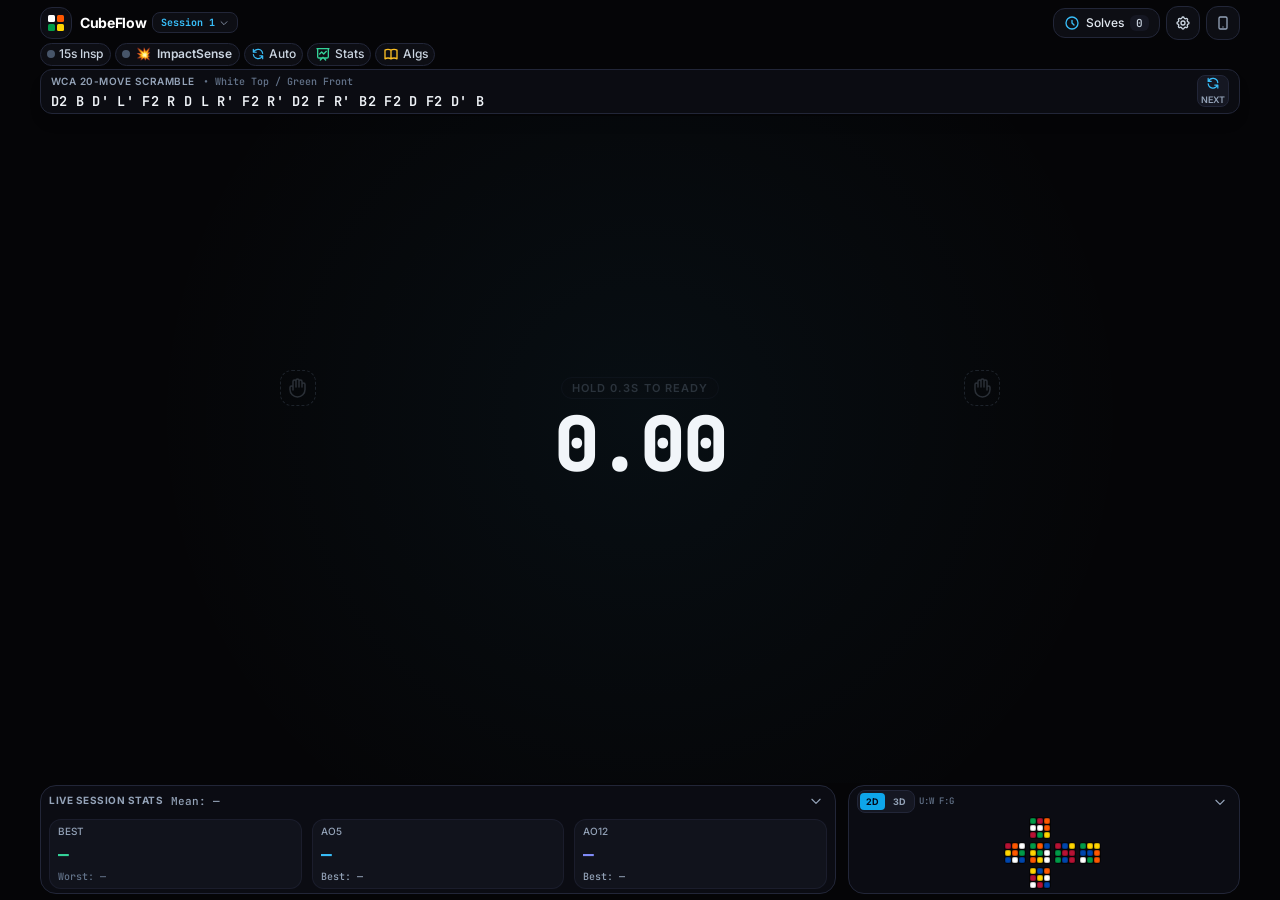
<file: index.html>
<!DOCTYPE html>
<html lang="en" class="dark">
<head>
  <meta charset="UTF-8">
  <meta name="viewport" content="width=device-width, initial-scale=1.0, maximum-scale=1.0, user-scalable=no, viewport-fit=cover">
  
  <!-- iOS / Apple PWA Meta Tags -->
  <meta name="apple-mobile-web-app-capable" content="yes">
  <meta name="apple-mobile-web-app-status-bar-style" content="black-translucent">
  <meta name="apple-mobile-web-app-title" content="CubeFlow">
  <meta name="theme-color" content="#050507">
  
  <!-- Dynamic SVG App Icon for iOS Home Screen -->
  <link rel="apple-touch-icon" href="data:image/svg+xml,<svg xmlns='http://www.w3.org/2000/svg' viewBox='0 0 180 180'><rect width='180' height='180' rx='40' fill='%23090a0f'/><g transform='translate(27,27)'><rect x='0' y='0' width='38' height='38' rx='6' fill='%23ffffff'/><rect x='44' y='0' width='38' height='38' rx='6' fill='%23ffd500'/><rect x='88' y='0' width='38' height='38' rx='6' fill='%23ff5800'/><rect x='0' y='44' width='38' height='38' rx='6' fill='%23009b48'/><rect x='44' y='44' width='38' height='38' rx='6' fill='%230046ad'/><rect x='88' y='44' width='38' height='38' rx='6' fill='%23b71234'/><rect x='0' y='88' width='38' height='38' rx='6' fill='%23ffd500'/><rect x='44' y='88' width='38' height='38' rx='6' fill='%23ffffff'/><rect x='88' y='88' width='38' height='38' rx='6' fill='%23009b48'/></g></svg>">

  <title>CubeFlow — 3x3 WCA Speedcubing Timer</title>

  <!-- Bundled styles and fonts are available without a network connection. -->
  <link rel="stylesheet" href="./assets/fonts/fonts.css">
  <link rel="stylesheet" href="./assets/app.css">
  <script defer src="./assets/offline.js"></script>
<style>
    /* iOS Touch & Selection Preventions */
    * {
      -webkit-touch-callout: none;
      -webkit-user-select: none;
      user-select: none;
      -webkit-tap-highlight-color: transparent;
      box-sizing: border-box;
    }

    html, body {
      margin: 0;
      padding: 0;
      width: 100%;
      height: 100%;
      overflow: hidden;
      background-color: #050507;
      color: #f8fafc;
      overscroll-behavior: none;
      touch-action: manipulation;
    }

    /* Safe Area Insets for iPhone Notch / Dynamic Island & Home Indicator */
    .safe-container {
      padding-top: max(0.5rem, env(safe-area-inset-top));
      padding-bottom: max(0.5rem, env(safe-area-inset-bottom));
      padding-left: max(1.75rem, calc(env(safe-area-inset-left) + 1rem));
      padding-right: max(1.75rem, calc(env(safe-area-inset-right) + 1rem));
    }

    /* Zero-jitter tabular numbers for timer */
    .timer-digits {
      font-variant-numeric: tabular-nums;
      font-feature-settings: "tnum" 1, "zero" 1;
      letter-spacing: -0.04em;
    }

    /* Touch Zone radial glow effects */
    .glow-idle {
      background: radial-gradient(circle at 50% 45%, rgba(56, 189, 248, 0.05) 0%, rgba(5, 5, 7, 0) 70%);
    }
    .glow-holding {
      background: radial-gradient(circle at 50% 45%, rgba(239, 68, 68, 0.16) 0%, rgba(5, 5, 7, 0) 70%);
    }
    .glow-ready {
      background: radial-gradient(circle at 50% 45%, rgba(16, 185, 129, 0.2) 0%, rgba(5, 5, 7, 0) 70%);
    }
    .glow-inspecting {
      background: radial-gradient(circle at 50% 45%, rgba(245, 158, 11, 0.14) 0%, rgba(5, 5, 7, 0) 70%);
    }

    /* 2D Cube Net Styling */
    .cube-net-grid {
      display: grid;
      grid-template-columns: repeat(4, 1fr);
      grid-template-rows: repeat(3, 1fr);
      gap: 3px;
      aspect-ratio: 4 / 3;
      width: 100%;
    }
    .cube-face {
      display: grid;
      grid-template-columns: repeat(3, 1fr);
      grid-template-rows: repeat(3, 1fr);
      gap: 1.5px;
      background: #050507;
      padding: 1.5px;
      border-radius: 4px;
      aspect-ratio: 1 / 1;
      width: 100%;
      height: 100%;
      box-sizing: border-box;
    }
    .sticker {
      width: 100%;
      height: 100%;
      min-height: 6px;
      aspect-ratio: 1 / 1;
      border-radius: 2px;
      box-shadow: inset 0 0 0 1px rgba(0,0,0,0.22);
      transition: background-color 0.15s ease;
      display: block;
      box-sizing: border-box;
    }

    /* Standard WCA Colors */
    .sticker-U { background-color: #FFFFFF !important; } /* White */
    .sticker-D { background-color: #FFD500 !important; } /* Yellow */
    .sticker-L { background-color: #FF5800 !important; } /* Orange */
    .sticker-R { background-color: #B71234 !important; } /* Red */
    .sticker-F { background-color: #009B48 !important; } /* Green */
    .sticker-B { background-color: #0046AD !important; } /* Blue */

    /* Custom Scrollbar for History Modal */
    .custom-scroll {
      overflow-y: auto;
      -webkit-overflow-scrolling: touch;
      touch-action: pan-y;
    }
    .custom-scroll::-webkit-scrollbar {
      width: 5px;
    }
    .custom-scroll::-webkit-scrollbar-track {
      background: rgba(13, 14, 20, 0.5);
    }
    .custom-scroll::-webkit-scrollbar-thumb {
      background: #222638;
      border-radius: 9999px;
    }

    /* Hold progress ring transition */
    @keyframes pulse-fast {
      0%, 100% { transform: scale(1); opacity: 1; }
      50% { transform: scale(1.04); opacity: 0.85; }
    }
    .animate-ready {
      animation: pulse-fast 1.2s infinite ease-in-out;
    }

    /* Virtual Landscape Mode (Forces landscape on portrait mobile devices) */
    #app-container.virtual-landscape {
      position: fixed !important;
      top: 50% !important;
      left: 50% !important;
      width: 100dvh !important;
      height: 100dvw !important;
      transform: translate(-50%, -50%) rotate(90deg) !important;
      transform-origin: center center !important;
      overflow: hidden !important;
      padding-left: max(2.5rem, calc(env(safe-area-inset-top) + 1.25rem)) !important;
      padding-right: max(2.5rem, calc(env(safe-area-inset-bottom) + 1.25rem)) !important;
      padding-top: max(0.4rem, env(safe-area-inset-left)) !important;
      padding-bottom: max(0.4rem, env(safe-area-inset-right)) !important;
      box-sizing: border-box !important;
    }

    /* Virtual Portrait Mode (Forces portrait on landscape mobile/desktop) */
    #app-container.virtual-portrait {
      position: fixed !important;
      top: 50% !important;
      left: 50% !important;
      width: 100dvh !important;
      height: 100dvw !important;
      max-width: 480px !important;
      transform: translate(-50%, -50%) rotate(-90deg) !important;
      transform-origin: center center !important;
      overflow: hidden !important;
      box-sizing: border-box !important;
    }

    /* Landscape Mode Optimizations (Native or Virtual) */
    .is-landscape #app-container,
    #app-container.is-landscape {
      padding-left: max(2.5rem, calc(env(safe-area-inset-left) + 1.25rem)) !important;
      padding-right: max(2.5rem, calc(env(safe-area-inset-right) + 1.25rem)) !important;
      padding-top: max(0.35rem, env(safe-area-inset-top)) !important;
      padding-bottom: max(0.35rem, env(safe-area-inset-bottom)) !important;
    }
    .is-landscape #top-ui {
      max-width: 100%;
    }
    .is-landscape #top-ui > div:first-child {
      margin-bottom: 0.2rem !important;
    }
    .is-landscape #top-tools-bar {
      margin-bottom: 0.2rem !important;
      gap: 0.25rem !important;
    }
    .is-landscape #top-tools-bar button {
      padding: 0.15rem 0.4rem !important;
      font-size: 0.68rem !important;
    }
    .is-landscape #top-ui .bg-oled-card\/90 {
      padding: 0.25rem 0.6rem !important;
      border-radius: 0.75rem !important;
    }
    .is-landscape #scramble-text {
      font-size: clamp(0.72rem, 1.8vw, 0.85rem) !important;
      line-height: 1.2 !important;
    }
    .is-landscape #btn-new-scramble {
      width: 2rem !important;
      height: 2rem !important;
      min-width: 2rem !important;
      border-radius: 0.5rem !important;
    }
    .is-landscape #touch-zone {
      margin-top: 0.1rem !important;
      margin-bottom: 0.1rem !important;
    }
    .is-landscape #stackmat-pads {
      max-width: 48rem !important;
      padding-left: 1.5rem !important;
      padding-right: 1.5rem !important;
      margin-bottom: 0.15rem !important;
    }
    .is-landscape #pad-left,
    .is-landscape #pad-right {
      width: 2.25rem !important;
      height: 2.25rem !important;
      border-radius: 0.75rem !important;
    }
    .is-landscape #timer-main {
      font-size: clamp(2.75rem, 9.5vw, 4.75rem) !important;
      line-height: 0.95 !important;
    }
    .is-landscape #penalty-bar {
      margin-top: 0.2rem !important;
    }
    .is-landscape #penalty-bar button {
      padding: 0.25rem 0.5rem !important;
      font-size: 0.72rem !important;
    }
    .is-landscape #bottom-ui {
      max-width: 100%;
    }
    .is-landscape #bottom-ui .p-2,
    .is-landscape #bottom-ui .p-2\.5,
    .is-landscape #bottom-ui .sm\:p-3 {
      padding: 0.25rem 0.5rem !important;
    }
    .is-landscape #bottom-ui .cube-face {
      gap: 1px !important;
      padding: 1px !important;
    }
    .is-landscape #bottom-ui .max-w-\[140px\] {
      max-width: 80px !important;
    }
    .is-landscape .cube-3d-scene {
      width: 60px !important;
      height: 60px !important;
      perspective: 260px !important;
    }
    .is-landscape .cube-3d-face {
      width: 60px !important;
      height: 60px !important;
      gap: 1px !important;
      padding: 1px !important;
    }
    .is-landscape .cube-3d-face-F { transform: translateZ(30px) !important; }
    .is-landscape .cube-3d-face-B { transform: rotateY(180deg) translateZ(30px) !important; }
    .is-landscape .cube-3d-face-U { transform: rotateX(90deg) translateZ(30px) !important; }
    .is-landscape .cube-3d-face-D { transform: rotateX(-90deg) translateZ(30px) !important; }
    .is-landscape .cube-3d-face-L { transform: rotateY(-90deg) translateZ(30px) !important; }
    .is-landscape .cube-3d-face-R { transform: rotateY(90deg) translateZ(30px) !important; }
    .is-landscape #solve-feedback {
      height: 1.1rem !important;
      margin-top: 0.1rem !important;
    }

    /* Interactive 3D Cube Scene & Box */
    .cube-3d-scene {
      width: 84px;
      height: 84px;
      perspective: 340px;
      margin: 0 auto;
      touch-action: none;
      cursor: grab;
      user-select: none;
    }
    .cube-3d-scene:active {
      cursor: grabbing;
    }
    .cube-3d-box {
      width: 100%;
      height: 100%;
      position: relative;
      transform-style: preserve-3d;
      transform: rotateX(-26deg) rotateY(42deg);
      transition: transform 0.04s ease-out;
    }
    .cube-3d-face {
      position: absolute;
      width: 84px;
      height: 84px;
      display: grid;
      grid-template-columns: repeat(3, 1fr);
      grid-template-rows: repeat(3, 1fr);
      gap: 1.5px;
      padding: 1.5px;
      background: #050507;
      border: 1px solid #1a1d2d;
      border-radius: 4px;
      box-shadow: 0 0 8px rgba(0,0,0,0.4);
      backface-visibility: hidden;
      box-sizing: border-box;
    }
    .cube-3d-face-F { transform: translateZ(42px); }
    .cube-3d-face-B { transform: rotateY(180deg) translateZ(42px); }
    .cube-3d-face-U { transform: rotateX(90deg) translateZ(42px); }
    .cube-3d-face-D { transform: rotateX(-90deg) translateZ(42px); }
    .cube-3d-face-L { transform: rotateY(-90deg) translateZ(42px); }
    .cube-3d-face-R { transform: rotateY(90deg) translateZ(42px); }

    /* Modal tab transitions */
    .tab-btn.active {
      background-color: #151722;
      color: #38bdf8;
      border-color: rgba(56, 189, 248, 0.4);
    }
  </style>
</head>
<body class="h-full w-full overflow-hidden bg-[#050507] text-[#f8fafc] select-none m-0 p-0 relative">

  <!-- Main App Viewport Container (Supports Virtual & Native Rotation) -->
  <div id="app-container" class="h-full w-full flex flex-col justify-between safe-container select-none relative transition-all duration-300">

  <!-- ==================== TOP BAR & SCRAMBLE PANEL ==================== -->
  <header id="top-ui" class="w-full max-w-4xl mx-auto z-20 transition-opacity duration-200">
    <!-- App Navigation Header Row 1: Brand, Session, Solves & Settings -->
    <div class="flex items-center justify-between gap-2 mb-2">
      <!-- Left: Logo & Session Selector -->
      <div class="flex items-center gap-2 min-w-0">
        <div class="w-8 h-8 rounded-xl bg-oled-card border border-oled-border flex items-center justify-center shrink-0 shadow-inner">
          <div class="grid grid-cols-2 gap-0.5 w-4 h-4">
            <span class="bg-white rounded-[1.5px]"></span>
            <span class="bg-[#FF5800] rounded-[1.5px]"></span>
            <span class="bg-[#009B48] rounded-[1.5px]"></span>
            <span class="bg-[#FFD500] rounded-[1.5px]"></span>
          </div>
        </div>
        <div class="min-w-0">
          <div class="flex items-center gap-1.5">
            <h1 class="font-bold text-sm tracking-tight text-white leading-none">CubeFlow</h1>
            <!-- Session Selector Pill -->
            <button id="btn-session-select" type="button" class="flex items-center gap-1 px-2 py-0.5 rounded-lg bg-oled-card hover:bg-oled-elevated border border-oled-border text-[10px] font-mono text-sky-400 active:scale-95 transition-all shrink-0" title="Manage / Switch Sessions">
              <span id="current-session-label" class="font-bold max-w-[85px] sm:max-w-[120px] truncate">Session 1</span>
              <svg class="w-2.5 h-2.5 text-slate-400" fill="none" stroke="currentColor" stroke-width="2" viewBox="0 0 24 24"><path stroke-linecap="round" stroke-linejoin="round" d="M19 9l-7 7-7-7"/></svg>
            </button>
          </div>
        </div>
      </div>

      <!-- Right: Solves Drawer & Settings (Always visible on mobile & desktop!) -->
      <div class="flex items-center gap-1.5 shrink-0">
        <!-- Solves Drawer Button -->
        <button id="btn-history" type="button" class="flex items-center gap-1.5 px-2.5 py-1.5 rounded-xl bg-oled-card hover:bg-oled-elevated border border-oled-border text-xs font-medium text-slate-200 active:scale-95 transition-all">
          <svg class="w-4 h-4 text-sky-400" fill="none" stroke="currentColor" stroke-width="2" viewBox="0 0 24 24">
            <path stroke-linecap="round" stroke-linejoin="round" d="M12 8v4l3 3m6-3a9 9 0 11-18 0 9 9 0 0118 0z"/>
          </svg>
          <span class="text-xs">Solves</span>
          <span id="solve-count-badge" class="px-1.5 py-0.2 bg-oled-elevated text-slate-300 rounded-md font-mono text-[11px]">0</span>
        </button>

        <!-- Settings Modal Button (Prominent Gear Icon) -->
        <button id="btn-settings" type="button" class="p-2 rounded-xl bg-oled-card hover:bg-oled-elevated border border-oled-border text-slate-300 hover:text-white active:scale-95 transition-all" title="Settings & Tools">
          <svg class="w-4 h-4" fill="none" stroke="currentColor" stroke-width="2" viewBox="0 0 24 24">
            <path stroke-linecap="round" stroke-linejoin="round" d="M10.325 4.317c.426-1.756 2.924-1.756 3.35 0a1.724 1.724 0 002.573 1.066c1.543-.94 3.31.826 2.37 2.37a1.724 1.724 0 001.065 2.572c1.756.426 1.756 2.924 0 3.35a1.724 1.724 0 00-1.066 2.573c.94 1.543-.826 3.31-2.37 2.37a1.724 1.724 0 00-2.572 1.065c-.426 1.756-2.924 1.756-3.35 0a1.724 1.724 0 00-2.573-1.066c-1.543.94-3.31-.826-2.37-2.37a1.724 1.724 0 00-1.065-2.572c-1.756-.426-1.756-2.924 0-3.35a1.724 1.724 0 001.066-2.573c-.94-1.543.826-3.31 2.37-2.37.996.608 2.296.07 2.572-1.065z"/>
            <path stroke-linecap="round" stroke-linejoin="round" d="M15 12a3 3 0 11-6 0 3 3 0 016 0z"/>
          </svg>
        </button>

        <!-- iPhone Install Guide Button (Desktop / Tablet) -->
        <button id="btn-ios-help" type="button" class="hidden sm:flex p-2 rounded-xl bg-oled-card border border-oled-border text-slate-400 hover:text-white active:scale-95 transition-all" title="How to install on iPhone">
          <svg class="w-4 h-4" fill="none" stroke="currentColor" stroke-width="2" viewBox="0 0 24 24">
            <path stroke-linecap="round" stroke-linejoin="round" d="M12 18h.01M8 21h8a2 2 0 002-2V5a2 2 0 00-2-2H8a2 2 0 00-2 2v14a2 2 0 002 2z"/>
          </svg>
        </button>
      </div>
    </div>

    <!-- App Navigation Header Row 2: Secondary Tools (Inspection, Orientation, Analytics, Algs) -->
    <div id="top-tools-bar" class="flex items-center gap-1.5 mb-2.5">
      <!-- WCA Inspection Toggle -->
      <button id="btn-inspection" type="button" class="flex-1 sm:flex-initial flex items-center justify-center gap-1 px-2.5 py-1.5 rounded-xl bg-oled-card border border-oled-border text-xs font-medium text-slate-300 active:scale-95 transition-all" title="Toggle 15s WCA Inspection">
        <span id="inspection-dot" class="w-2 h-2 rounded-full bg-slate-600 transition-colors"></span>
        <span class="text-xs">15s Insp</span>
      </button>

      <!-- ImpactSense (Desk Shockwave Detection) Toggle -->
      <button id="btn-cuben-cam" type="button" class="flex-1 sm:flex-initial flex items-center justify-center gap-1.5 px-2.5 py-1.5 rounded-xl bg-oled-card border border-oled-border text-xs font-medium text-slate-300 hover:text-white active:scale-95 transition-all" title="ImpactSense — Desk Shockwave Detection (Drop cube on desk to stop)">
        <span id="cuben-cam-dot" class="w-2 h-2 rounded-full bg-slate-600 transition-colors"></span>
        <span class="text-xs select-none">💥</span>
        <span id="cuben-cam-label" class="text-xs font-semibold">ImpactSense</span>
      </button>

      <!-- Screen Orientation Toggle -->
      <button id="btn-orientation" type="button" class="flex-1 sm:flex-initial flex items-center justify-center gap-1 px-2.5 py-1.5 rounded-xl bg-oled-card border border-oled-border text-xs font-medium text-slate-300 active:scale-95 transition-all" title="Toggle Orientation (Landscape / Portrait / Auto)">
        <svg id="icon-orient-auto" class="w-3.5 h-3.5 text-sky-400" fill="none" stroke="currentColor" stroke-width="2" viewBox="0 0 24 24">
          <path stroke-linecap="round" stroke-linejoin="round" d="M4 4v5h.582m15.356 2A8.001 8.001 0 004.582 9m0 0H9m11 11v-5h-.581m0 0a8.003 8.003 0 01-15.357-2m15.357 2H15"/>
        </svg>
        <svg id="icon-orient-landscape" class="w-3.5 h-3.5 text-emerald-400 hidden" fill="none" stroke="currentColor" stroke-width="2" viewBox="0 0 24 24">
          <rect x="2" y="5" width="20" height="14" rx="3"/>
        </svg>
        <svg id="icon-orient-portrait" class="w-3.5 h-3.5 text-indigo-400 hidden" fill="none" stroke="currentColor" stroke-width="2" viewBox="0 0 24 24">
          <rect x="5" y="2" width="14" height="20" rx="3"/>
        </svg>
        <span id="orientation-label" class="text-xs">Auto</span>
      </button>

      <!-- Analytics & Progress Chart -->
      <button id="btn-analytics" type="button" class="flex-1 sm:flex-initial flex items-center justify-center gap-1 px-2.5 py-1.5 rounded-xl bg-oled-card border border-oled-border text-xs font-medium text-emerald-400 active:scale-95 transition-all" title="Session Analytics & Trend Chart">
        <svg class="w-4 h-4 text-emerald-400" fill="none" stroke="currentColor" stroke-width="2" viewBox="0 0 24 24">
          <path stroke-linecap="round" stroke-linejoin="round" d="M7 12l3-3 3 3 4-4M8 21l4-4 4 4M3 4h18M4 4h16v12a2 2 0 01-2 2H6a2 2 0 01-2-2V4z"/>
        </svg>
        <span class="text-xs text-slate-300">Stats</span>
      </button>

      <!-- CFOP Algorithm Reference -->
      <button id="btn-algs" type="button" class="flex-1 sm:flex-initial flex items-center justify-center gap-1 px-2.5 py-1.5 rounded-xl bg-oled-card border border-oled-border text-xs font-medium text-amber-400 active:scale-95 transition-all" title="CFOP OLL & PLL Algorithms">
        <svg class="w-4 h-4 text-amber-400" fill="none" stroke="currentColor" stroke-width="2" viewBox="0 0 24 24">
          <path stroke-linecap="round" stroke-linejoin="round" d="M12 6.253v13m0-13C10.832 5.477 9.246 5 7.5 5S4.168 5.477 3 6.253v13C4.168 18.477 5.754 18 7.5 18s3.332.477 4.5 1.253m0-13C13.168 5.477 14.754 5 16.5 5c1.747 0 3.332.477 4.5 1.253v13C19.832 18.477 18.247 18 16.5 18c-1.746 0-3.332.477-4.5 1.253"/>
        </svg>
        <span class="text-xs text-slate-300">Algs</span>
      </button>
    </div>

    <!-- Scramble Bar -->
    <div class="bg-oled-card/90 backdrop-blur-md border border-oled-border rounded-2xl p-3 sm:p-4 shadow-lg">
      <div class="flex items-center justify-between gap-3">
        <div class="flex-1">
          <div class="flex items-center gap-2 mb-1">
            <span class="text-[10px] font-semibold uppercase tracking-wider text-slate-400">WCA 20-Move Scramble</span>
            <span class="text-[10px] text-slate-500 font-mono">• White Top / Green Front</span>
          </div>
          <p id="scramble-text" class="font-mono text-sm sm:text-base md:text-lg font-semibold text-slate-100 tracking-wide leading-snug break-words">
            Generating scramble...
          </p>
        </div>
        <button id="btn-new-scramble" type="button" class="shrink-0 flex flex-col items-center justify-center w-11 h-11 sm:w-12 sm:h-12 rounded-xl bg-oled-elevated hover:bg-slate-800 border border-oled-border text-sky-400 active:scale-90 transition-all" title="New Scramble">
          <svg class="w-5 h-5" fill="none" stroke="currentColor" stroke-width="2" viewBox="0 0 24 24">
            <path stroke-linecap="round" stroke-linejoin="round" d="M4 4v5h.582m15.356 2A8.001 8.001 0 004.582 9m0 0H9m11 11v-5h-.581m0 0a8.003 8.003 0 01-15.357-2m15.357 2H15"/>
          </svg>
          <span class="text-[9px] font-semibold uppercase mt-0.5 text-slate-400">Next</span>
        </button>
      </div>
    </div>
  </header>

  <!-- ==================== CENTER TOUCH ZONE (TIMER) ==================== -->
  <main id="touch-zone" class="flex-1 w-full flex flex-col items-center justify-center relative glow-idle rounded-3xl my-2 cursor-pointer overflow-hidden">
    
    <!-- Stackmat Virtual Hand Pads (Visual Cue) -->
    <div id="stackmat-pads" class="pointer-events-none flex items-center justify-between w-full max-w-md px-8 opacity-25 transition-all duration-200 mb-2">
      <!-- Left Hand Icon -->
      <div id="pad-left" class="w-12 h-12 rounded-2xl border border-dashed border-slate-500 flex items-center justify-center">
        <svg class="w-6 h-6 text-slate-400" fill="none" stroke="currentColor" stroke-width="1.5" viewBox="0 0 24 24">
          <path stroke-linecap="round" stroke-linejoin="round" d="M7 11.5V14m0-2.5v-6a1.5 1.5 0 113 0m-3 6a1.5 1.5 0 00-3 0v2a7.5 7.5 0 0015 0v-5a1.5 1.5 0 00-3 0m-6-3V11m0-5.5v-1a1.5 1.5 0 013 0v1m0 0V11m0-5.5a1.5 1.5 0 013 0v3m0 0V11"/>
        </svg>
      </div>
      <div class="flex flex-col items-center">
        <span id="status-pill" class="text-[11px] font-semibold uppercase tracking-widest px-2.5 py-0.5 rounded-full bg-oled-card border border-oled-border text-slate-400">
          Hold Screen or Space
        </span>
      </div>
      <!-- Right Hand Icon -->
      <div id="pad-right" class="w-12 h-12 rounded-2xl border border-dashed border-slate-500 flex items-center justify-center">
        <svg class="w-6 h-6 text-slate-400 transform -scale-x-100" fill="none" stroke="currentColor" stroke-width="1.5" viewBox="0 0 24 24">
          <path stroke-linecap="round" stroke-linejoin="round" d="M7 11.5V14m0-2.5v-6a1.5 1.5 0 113 0m-3 6a1.5 1.5 0 00-3 0v2a7.5 7.5 0 0015 0v-5a1.5 1.5 0 00-3 0m-6-3V11m0-5.5v-1a1.5 1.5 0 013 0v1m0 0V11m0-5.5a1.5 1.5 0 013 0v3m0 0V11"/>
        </svg>
      </div>
    </div>

    <!-- Inspection Warning Banner (8s / 12s / +2) -->
    <div id="inspection-warning" class="hidden mb-1 px-3 py-0.5 rounded-full text-xs font-bold uppercase tracking-wider bg-amber-500/20 text-amber-300 border border-amber-500/40">
      WCA Inspection
    </div>

    <!-- CFOP Live Phase Splits Display -->
    <div id="cfop-live-tracker" class="hidden mb-2 items-center gap-1.5 z-20 pointer-events-none">
      <span id="chip-cross" class="cfop-chip px-2 py-0.5 rounded-full text-[10px] font-mono font-bold bg-oled-card border border-oled-border text-slate-400">Cross</span>
      <span class="text-slate-600 text-[10px]">➔</span>
      <span id="chip-f2l" class="cfop-chip px-2 py-0.5 rounded-full text-[10px] font-mono font-bold bg-oled-card border border-oled-border text-slate-400">F2L</span>
      <span class="text-slate-600 text-[10px]">➔</span>
      <span id="chip-oll" class="cfop-chip px-2 py-0.5 rounded-full text-[10px] font-mono font-bold bg-oled-card border border-oled-border text-slate-400">OLL</span>
      <span class="text-slate-600 text-[10px]">➔</span>
      <span id="chip-pll" class="cfop-chip px-2 py-0.5 rounded-full text-[10px] font-mono font-bold bg-oled-card border border-oled-border text-slate-400">PLL</span>
    </div>

    <!-- Main Timer Display -->
    <div class="relative flex items-baseline justify-center select-none pointer-events-none px-4">
      <span id="timer-main" class="font-mono timer-digits font-extrabold text-[4.5rem] xs:text-[5.25rem] sm:text-8xl md:text-9xl leading-none text-slate-100 transition-colors duration-75">0.00</span>
      <span id="timer-ms" class="font-mono timer-digits font-bold text-2xl sm:text-4xl text-slate-500 ml-1 hidden">.000</span>
    </div>

    <!-- Last Solve Diff / PB Indicator -->
    <div id="solve-feedback" class="h-6 mt-2 flex items-center justify-center pointer-events-none">
      <span id="feedback-badge" class="hidden text-xs font-mono font-medium px-2.5 py-0.5 rounded-full bg-oled-card border border-oled-border text-slate-400"></span>
    </div>

    <!-- CFOP Split Button (Active while solving when CFOP is enabled) -->
    <button id="btn-split-phase" type="button" class="hidden mt-2 px-4 py-1.5 rounded-2xl bg-sky-500/20 hover:bg-sky-500/30 border border-sky-400/80 text-sky-300 font-mono font-bold text-xs active:scale-95 transition-all shadow-lg shadow-sky-500/10 z-30 flex items-center gap-2">
      <svg class="w-3.5 h-3.5" fill="none" stroke="currentColor" stroke-width="2" viewBox="0 0 24 24"><path stroke-linecap="round" stroke-linejoin="round" d="M13 5l7 7-7 7M5 5l7 7-7 7"/></svg>
      <span>Split: <span id="cfop-current-target">F2L</span></span>
      <span class="px-1.5 py-0.2 rounded bg-sky-400/30 text-[9px] text-sky-200">Tab</span>
    </button>

    <!-- Quick Penalty Action Bar (Stop touch propagation so buttons don't start timer) -->
    <div id="penalty-bar" class="mt-4 flex items-center gap-2 z-20 opacity-0 pointer-events-none transition-opacity duration-150">
      <button id="btn-plus2" type="button" class="px-3.5 py-2 rounded-xl bg-oled-card border border-oled-border text-xs font-mono font-bold text-slate-300 hover:border-amber-500/50 active:scale-95 transition-all">
        +2
      </button>
      <button id="btn-dnf" type="button" class="px-3.5 py-2 rounded-xl bg-oled-card border border-oled-border text-xs font-mono font-bold text-slate-300 hover:border-rose-500/50 active:scale-95 transition-all">
        DNF
      </button>
      <button id="btn-delete-last" type="button" class="px-3 py-2 rounded-xl bg-oled-card border border-oled-border text-xs font-medium text-rose-400 hover:bg-rose-950/30 active:scale-95 transition-all flex items-center gap-1" title="Delete Last Solve">
        <svg class="w-3.5 h-3.5" fill="none" stroke="currentColor" stroke-width="2" viewBox="0 0 24 24">
          <path stroke-linecap="round" stroke-linejoin="round" d="M19 7l-.867 12.142A2 2 0 0116.138 21H7.862a2 2 0 01-1.995-1.858L5 7m5 4v6m4-6v6m1-10V4a1 1 0 00-1-1h-4a1 1 0 00-1 1v3M4 7h16"/>
        </svg>
        <span>Delete</span>
      </button>
    </div>

  </main>

  <!-- ==================== BOTTOM DASHBOARD: STATS + 2D CUBE NET ==================== -->
  <footer id="bottom-ui" class="w-full max-w-4xl mx-auto z-20 transition-all duration-200">
    
    <!-- Collapsed Dashboard Summary Bar (Shown when dashboard is collapsed or both cards minimized) -->
    <div id="bottom-dashboard-collapsed" class="hidden w-full items-center justify-between px-3 py-1.5 rounded-xl bg-oled-card/90 border border-oled-border backdrop-blur-md shadow-md">
      <div class="flex items-center gap-2.5 sm:gap-4 text-[11px] font-mono truncate">
        <span class="text-slate-400 font-sans font-semibold text-[10px] uppercase tracking-wider shrink-0">Dashboard:</span>
        <span class="text-sky-400 font-bold shrink-0">Ao5: <span id="mini-ao5">—</span></span>
        <span class="text-emerald-400 font-bold shrink-0">Best: <span id="mini-best">—</span></span>
        <span class="text-slate-400 hidden xs:inline shrink-0">Mean: <span id="mini-mean">—</span></span>
      </div>
      <div class="flex items-center gap-1.5 shrink-0">
        <button id="btn-expand-bottom" type="button" class="flex items-center gap-1 px-2.5 py-1 rounded-lg bg-oled-elevated hover:bg-slate-800 border border-oled-border text-[11px] font-semibold text-sky-400 active:scale-95 transition-all" title="Expand Bottom Dashboard">
          <svg class="w-3.5 h-3.5" fill="none" stroke="currentColor" stroke-width="2" viewBox="0 0 24 24"><path stroke-linecap="round" stroke-linejoin="round" d="M5 15l7-7 7 7"/></svg>
          <span class="hidden sm:inline">Show Dashboard</span>
          <span class="sm:hidden">Expand</span>
        </button>
      </div>
    </div>

    <!-- Active Bottom Dashboard Grid -->
    <div id="bottom-dashboard-grid" class="grid grid-cols-12 gap-2.5 sm:gap-3 items-stretch">
      
      <!-- Live WCA Statistics Grid (7 cols on mobile, 8 cols on desktop, or 12 cols if preview minimized) -->
      <div id="card-session-stats" class="col-span-7 sm:col-span-8 bg-oled-card/90 border border-oled-border rounded-2xl p-2 sm:p-3 flex flex-col justify-between transition-all">
        <div class="flex items-center justify-between mb-1.5">
          <div class="flex items-center gap-2 min-w-0">
            <span class="text-[10px] font-bold uppercase tracking-wider text-slate-400 truncate">Live Session Stats</span>
            <span id="session-mean" class="text-[11px] font-mono text-slate-400 truncate">Mean: —</span>
          </div>
          <div class="flex items-center gap-1 shrink-0">
            <!-- Inline button to restore preview when it's minimized -->
            <button id="btn-restore-preview-inline" type="button" class="hidden items-center gap-1 px-1.5 py-0.5 rounded-lg bg-oled-elevated border border-oled-border text-[10px] font-medium text-sky-400 hover:text-white active:scale-95 transition-all" title="Show Cube Preview">
              <span>+ Cube</span>
            </button>
            <!-- Minimize Stats Button -->
            <button id="btn-min-stats" type="button" class="p-1 rounded-lg text-slate-400 hover:text-white hover:bg-oled-elevated active:scale-95 transition-all" title="Minimize Stats">
              <svg class="w-3.5 h-3.5" fill="none" stroke="currentColor" stroke-width="2" viewBox="0 0 24 24"><path stroke-linecap="round" stroke-linejoin="round" d="M19 9l-7 7-7-7"/></svg>
            </button>
          </div>
        </div>

        <div class="grid grid-cols-3 gap-1.5 sm:gap-2.5 my-auto">
          <!-- Best Single -->
          <div class="bg-oled-elevated/70 border border-oled-border/60 rounded-xl p-2 flex flex-col justify-between">
            <span class="text-[10px] font-medium text-slate-400 uppercase">Best</span>
            <span id="stat-best-single" class="font-mono font-bold text-sm sm:text-lg text-emerald-400 truncate mt-0.5">—</span>
            <span id="stat-worst-single" class="text-[10px] font-mono text-slate-500 truncate">Worst: —</span>
          </div>

          <!-- Average of 5 (Ao5) -->
          <div class="bg-oled-elevated/70 border border-oled-border/60 rounded-xl p-2 flex flex-col justify-between">
            <div class="flex items-center justify-between">
              <span class="text-[10px] font-medium text-slate-400 uppercase">Ao5</span>
            </div>
            <span id="stat-curr-ao5" class="font-mono font-bold text-sm sm:text-lg text-sky-400 truncate mt-0.5">—</span>
            <span id="stat-best-ao5" class="text-[10px] font-mono text-slate-400 truncate">Best: —</span>
          </div>

          <!-- Average of 12 (Ao12) -->
          <div class="bg-oled-elevated/70 border border-oled-border/60 rounded-xl p-2 flex flex-col justify-between">
            <div class="flex items-center justify-between">
              <span class="text-[10px] font-medium text-slate-400 uppercase">Ao12</span>
            </div>
            <span id="stat-curr-ao12" class="font-mono font-bold text-sm sm:text-lg text-indigo-400 truncate mt-0.5">—</span>
            <span id="stat-best-ao12" class="text-[10px] font-mono text-slate-400 truncate">Best: —</span>
          </div>
        </div>
      </div>

      <!-- Interactive Cube Preview (2D Net / 3D Cube Toggle, or 12 cols if stats minimized) -->
      <div id="card-cube-preview" class="col-span-5 sm:col-span-4 bg-oled-card/90 border border-oled-border rounded-2xl p-2 sm:p-2.5 flex flex-col items-center justify-between relative transition-all">
        <div class="w-full flex items-center justify-between mb-1">
          <!-- 2D / 3D Mode Toggle Pills -->
          <div class="flex items-center gap-1">
            <div class="flex items-center gap-0.5 bg-oled-elevated p-0.5 rounded-lg border border-oled-border">
              <button id="btn-preview-2d" type="button" class="px-1.5 py-0.5 rounded text-[9px] font-bold uppercase transition-all bg-sky-500 text-slate-950">2D</button>
              <button id="btn-preview-3d" type="button" class="px-1.5 py-0.5 rounded text-[9px] font-bold uppercase transition-all text-slate-400 hover:text-white">3D</button>
            </div>
            <button id="btn-reset-3d" type="button" class="hidden text-[9px] font-mono text-slate-400 hover:text-sky-400 flex items-center gap-0.5" title="Reset 3D View Angle">
              <svg class="w-3 h-3" fill="none" stroke="currentColor" stroke-width="2" viewBox="0 0 24 24"><path stroke-linecap="round" stroke-linejoin="round" d="M4 4v5h.582m15.356 2A8.001 8.001 0 004.582 9m0 0H9m11 11v-5h-.581m0 0a8.003 8.003 0 01-15.357-2m15.357 2H15"/></svg>
              <span>Reset</span>
            </button>
            <span id="preview-hint" class="text-[9px] font-mono text-slate-500 hidden sm:inline">U:W F:G</span>
          </div>
          <div class="flex items-center gap-1 shrink-0">
            <!-- Inline button to restore stats when it's minimized -->
            <button id="btn-restore-stats-inline" type="button" class="hidden items-center gap-1 px-1.5 py-0.5 rounded-lg bg-oled-elevated border border-oled-border text-[10px] font-medium text-emerald-400 hover:text-white active:scale-95 transition-all" title="Show Live Stats">
              <span>+ Stats</span>
            </button>
            <!-- Minimize Preview Button -->
            <button id="btn-min-preview" type="button" class="p-1 rounded-lg text-slate-400 hover:text-white hover:bg-oled-elevated active:scale-95 transition-all" title="Minimize Cube Preview">
              <svg class="w-3.5 h-3.5" fill="none" stroke="currentColor" stroke-width="2" viewBox="0 0 24 24"><path stroke-linecap="round" stroke-linejoin="round" d="M19 9l-7 7-7-7"/></svg>
            </button>
          </div>
        </div>

        <!-- 2D Unfolded Net View -->
        <div id="view-2d-net" class="w-full max-w-[140px] sm:max-w-[160px] my-auto">
          <div id="cube-net" class="cube-net-grid">
            <!-- Row 1: Empty, U, Empty, Empty -->
            <div></div>
            <div id="face-U" class="cube-face"></div>
            <div></div>
            <div></div>
            <!-- Row 2: L, F, R, B -->
            <div id="face-L" class="cube-face"></div>
            <div id="face-F" class="cube-face"></div>
            <div id="face-R" class="cube-face"></div>
            <div id="face-B" class="cube-face"></div>
            <!-- Row 3: Empty, D, Empty, Empty -->
            <div></div>
            <div id="face-D" class="cube-face"></div>
            <div></div>
            <div></div>
          </div>
        </div>

        <!-- 3D Interactive Rotatable Cube View -->
        <div id="view-3d-cube" class="w-full h-full flex flex-col items-center justify-center my-auto hidden">
          <div id="cube-3d-scene" class="cube-3d-scene" title="Drag to rotate 3D cube">
            <div id="cube-3d-box" class="cube-3d-box">
              <div id="cube3d-face-F" class="cube-3d-face cube-3d-face-F"></div>
              <div id="cube3d-face-B" class="cube-3d-face cube-3d-face-B"></div>
              <div id="cube3d-face-U" class="cube-3d-face cube-3d-face-U"></div>
              <div id="cube3d-face-D" class="cube-3d-face cube-3d-face-D"></div>
              <div id="cube3d-face-L" class="cube-3d-face cube-3d-face-L"></div>
              <div id="cube3d-face-R" class="cube-3d-face cube-3d-face-R"></div>
            </div>
          </div>
          <span class="text-[8px] font-mono text-slate-500 mt-0.5">Drag to rotate 360°</span>
        </div>
      </div>

    </div>
  </footer>

  <!-- ==================== SOLVE HISTORY & DETAILS DRAWER MODAL ==================== -->
  <div id="history-modal" class="fixed inset-0 z-50 bg-black/80 backdrop-blur-sm hidden flex-col justify-end sm:justify-center items-center p-0 sm:p-4">
    <div class="w-full max-w-2xl bg-oled-card border-t sm:border border-oled-border rounded-t-3xl sm:rounded-3xl max-h-[85vh] flex flex-col shadow-2xl overflow-hidden safe-container">
      
      <!-- Modal Header -->
      <div class="flex items-center justify-between px-5 py-4 border-b border-oled-border">
        <div>
          <h2 class="text-base font-bold text-white">Session Solve History</h2>
          <p id="modal-session-summary" class="text-xs text-slate-400 font-mono mt-0.5">0 solves recorded</p>
        </div>
        <div class="flex items-center gap-2">
          <button id="btn-clear-session" type="button" class="px-3 py-1.5 rounded-xl bg-rose-950/40 border border-rose-500/30 text-rose-300 text-xs font-semibold hover:bg-rose-900/50 active:scale-95 transition-all">
            Clear All
          </button>
          <button id="btn-close-history" type="button" class="p-2 rounded-xl bg-oled-elevated text-slate-400 hover:text-white active:scale-95">
            <svg class="w-5 h-5" fill="none" stroke="currentColor" stroke-width="2" viewBox="0 0 24 24">
              <path stroke-linecap="round" stroke-linejoin="round" d="M6 18L18 6M6 6l12 12"/>
            </svg>
          </button>
        </div>
      </div>

      <!-- Inline Confirm Clear Banner (Replaces native confirm()) -->
      <div id="confirm-clear-banner" class="hidden bg-rose-950/60 border-b border-rose-500/40 px-5 py-3 flex items-center justify-between">
        <span class="text-xs text-rose-200 font-medium">Permanently delete all solves in this session?</span>
        <div class="flex items-center gap-2">
          <button id="btn-confirm-clear-yes" type="button" class="px-3 py-1 rounded-lg bg-rose-600 text-white text-xs font-bold">Yes, Delete</button>
          <button id="btn-confirm-clear-no" type="button" class="px-3 py-1 rounded-lg bg-oled-elevated text-slate-300 text-xs font-medium">Cancel</button>
        </div>
      </div>

      <!-- Scrollable Solve List -->
      <div id="history-list" class="custom-scroll flex-1 p-4 space-y-2">
        <!-- Populated dynamically -->
      </div>
    </div>
  </div>

  <!-- ==================== iOS HOME SCREEN INSTALL GUIDE MODAL ==================== -->
  <div id="ios-modal" class="fixed inset-0 z-50 bg-black/80 backdrop-blur-sm hidden flex-col justify-center items-center p-4">
    <div class="w-full max-w-md bg-oled-card border border-oled-border rounded-3xl p-6 shadow-2xl">
      <div class="flex items-center justify-between mb-4">
        <div class="flex items-center gap-2.5">
          <div class="w-9 h-9 rounded-xl bg-sky-500/10 border border-sky-500/30 flex items-center justify-center text-sky-400">
            <svg class="w-5 h-5" fill="none" stroke="currentColor" stroke-width="2" viewBox="0 0 24 24">
              <path stroke-linecap="round" stroke-linejoin="round" d="M12 18h.01M8 21h8a2 2 0 002-2V5a2 2 0 00-2-2H8a2 2 0 00-2 2v14a2 2 0 002 2z"/>
            </svg>
          </div>
          <h3 class="font-bold text-base text-white">Install on iPhone / iOS</h3>
        </div>
        <button id="btn-close-ios" type="button" class="p-1.5 rounded-xl bg-oled-elevated text-slate-400 hover:text-white">
          <svg class="w-5 h-5" fill="none" stroke="currentColor" stroke-width="2" viewBox="0 0 24 24">
            <path stroke-linecap="round" stroke-linejoin="round" d="M6 18L18 6M6 6l12 12"/>
          </svg>
        </button>
      </div>
      <div class="space-y-3 text-xs sm:text-sm text-slate-300 leading-relaxed">
        <p class="text-slate-400">CubeFlow is built as an offline-capable iPhone Progressive Web App:</p>
        <div class="p-3 rounded-2xl bg-oled-elevated border border-oled-border space-y-2">
          <div class="flex items-start gap-2.5">
            <span class="px-2 py-0.5 rounded bg-sky-500/20 text-sky-400 font-mono font-bold text-xs">1</span>
            <span>Open this app in <strong>Safari</strong> on your iPhone.</span>
          </div>
          <div class="flex items-start gap-2.5">
            <span class="px-2 py-0.5 rounded bg-sky-500/20 text-sky-400 font-mono font-bold text-xs">2</span>
            <span>Tap the <strong>Share</strong> button at the bottom of Safari.</span>
          </div>
          <div class="flex items-start gap-2.5">
            <span class="px-2 py-0.5 rounded bg-sky-500/20 text-sky-400 font-mono font-bold text-xs">3</span>
            <span>Scroll down and select <strong>Add to Home Screen</strong>.</span>
          </div>
        </div>
        <p class="text-xs text-slate-400">Once added, it launches full-screen without Safari address bars and stores all your solves locally on your iPhone.</p>
      </div>
      <button id="btn-got-it-ios" type="button" class="w-full mt-5 py-2.5 rounded-xl bg-sky-500 hover:bg-sky-400 text-slate-950 font-bold text-sm transition-colors">
        Got It
      </button>
    </div>
  </div>

  <!-- ==================== SCREEN ORIENTATION MODAL ==================== -->
  <div id="orientation-modal" class="fixed inset-0 z-50 bg-black/80 backdrop-blur-sm hidden flex-col justify-center items-center p-4">
    <div class="w-full max-w-sm bg-oled-card border border-oled-border rounded-3xl p-5 sm:p-6 shadow-2xl">
      <div class="flex items-center justify-between mb-4">
        <div class="flex items-center gap-2.5">
          <div class="w-9 h-9 rounded-xl bg-sky-500/10 border border-sky-500/30 flex items-center justify-center text-sky-400">
            <svg class="w-5 h-5" fill="none" stroke="currentColor" stroke-width="2" viewBox="0 0 24 24">
              <path stroke-linecap="round" stroke-linejoin="round" d="M4 4v5h.582m15.356 2A8.001 8.001 0 004.582 9m0 0H9m11 11v-5h-.581m0 0a8.003 8.003 0 01-15.357-2m15.357 2H15"/>
            </svg>
          </div>
          <div>
            <h3 class="font-bold text-base text-white leading-tight">Screen Orientation</h3>
            <p class="text-xs text-slate-400">Choose mobile layout</p>
          </div>
        </div>
        <button id="btn-close-orientation" type="button" class="p-1.5 rounded-xl bg-oled-elevated text-slate-400 hover:text-white">
          <svg class="w-5 h-5" fill="none" stroke="currentColor" stroke-width="2" viewBox="0 0 24 24">
            <path stroke-linecap="round" stroke-linejoin="round" d="M6 18L18 6M6 6l12 12"/>
          </svg>
        </button>
      </div>

      <!-- Orientation Options -->
      <div class="space-y-2.5">
        <!-- Landscape Option -->
        <button id="orient-opt-landscape" type="button" class="w-full p-3.5 rounded-2xl bg-oled-elevated border border-oled-border hover:border-emerald-500/50 flex items-center justify-between text-left transition-all active:scale-[0.98]">
          <div class="flex items-center gap-3">
            <div class="w-10 h-10 rounded-xl bg-emerald-500/10 border border-emerald-500/30 flex items-center justify-center text-emerald-400 shrink-0">
              <svg class="w-6 h-6" fill="none" stroke="currentColor" stroke-width="2" viewBox="0 0 24 24">
                <rect x="2" y="5" width="20" height="14" rx="3"/>
                <path stroke-linecap="round" stroke-linejoin="round" d="M19 12h.01"/>
              </svg>
            </div>
            <div>
              <div class="flex items-center gap-2">
                <span class="font-semibold text-sm text-white">Landscape</span>
                <span class="text-[10px] font-mono uppercase px-1.5 py-0.2 rounded bg-emerald-500/20 text-emerald-300 font-bold">Stackmat</span>
              </div>
              <p class="text-xs text-slate-400 mt-0.5">Dual-hand wide pads, ideal for desk solves</p>
            </div>
          </div>
          <div class="check-icon text-emerald-400 hidden">
            <svg class="w-5 h-5" fill="none" stroke="currentColor" stroke-width="2.5" viewBox="0 0 24 24">
              <path stroke-linecap="round" stroke-linejoin="round" d="M5 13l4 4L19 7"/>
            </svg>
          </div>
        </button>

        <!-- Portrait Option -->
        <button id="orient-opt-portrait" type="button" class="w-full p-3.5 rounded-2xl bg-oled-elevated border border-oled-border hover:border-indigo-500/50 flex items-center justify-between text-left transition-all active:scale-[0.98]">
          <div class="flex items-center gap-3">
            <div class="w-10 h-10 rounded-xl bg-indigo-500/10 border border-indigo-500/30 flex items-center justify-center text-indigo-400 shrink-0">
              <svg class="w-6 h-6" fill="none" stroke="currentColor" stroke-width="2" viewBox="0 0 24 24">
                <rect x="5" y="2" width="14" height="20" rx="3"/>
                <path stroke-linecap="round" stroke-linejoin="round" d="M12 19h.01"/>
              </svg>
            </div>
            <div>
              <span class="font-semibold text-sm text-white">Portrait</span>
              <p class="text-xs text-slate-400 mt-0.5">Classic vertical handheld layout</p>
            </div>
          </div>
          <div class="check-icon text-indigo-400 hidden">
            <svg class="w-5 h-5" fill="none" stroke="currentColor" stroke-width="2.5" viewBox="0 0 24 24">
              <path stroke-linecap="round" stroke-linejoin="round" d="M5 13l4 4L19 7"/>
            </svg>
          </div>
        </button>

        <!-- Auto Option -->
        <button id="orient-opt-auto" type="button" class="w-full p-3.5 rounded-2xl bg-oled-elevated border border-oled-border hover:border-sky-500/50 flex items-center justify-between text-left transition-all active:scale-[0.98]">
          <div class="flex items-center gap-3">
            <div class="w-10 h-10 rounded-xl bg-sky-500/10 border border-sky-500/30 flex items-center justify-center text-sky-400 shrink-0">
              <svg class="w-6 h-6" fill="none" stroke="currentColor" stroke-width="2" viewBox="0 0 24 24">
                <path stroke-linecap="round" stroke-linejoin="round" d="M4 4v5h.582m15.356 2A8.001 8.001 0 004.582 9m0 0H9m11 11v-5h-.581m0 0a8.003 8.003 0 01-15.357-2m15.357 2H15"/>
              </svg>
            </div>
            <div>
              <span class="font-semibold text-sm text-white">Auto-Rotate</span>
              <p class="text-xs text-slate-400 mt-0.5">Follows device rotation sensor</p>
            </div>
          </div>
          <div class="check-icon text-sky-400 hidden">
            <svg class="w-5 h-5" fill="none" stroke="currentColor" stroke-width="2.5" viewBox="0 0 24 24">
              <path stroke-linecap="round" stroke-linejoin="round" d="M5 13l4 4L19 7"/>
            </svg>
          </div>
        </button>
      </div>
    </div>
  </div>

  <!-- ==================== SESSION MANAGER MODAL ==================== -->
  <div id="session-modal" class="fixed inset-0 z-50 bg-black/85 backdrop-blur-md hidden flex-col justify-center items-center p-4">
    <div class="w-full max-w-md bg-oled-card border border-oled-border rounded-3xl p-5 sm:p-6 shadow-2xl flex flex-col max-h-[85vh]">
      <div class="flex items-center justify-between pb-3.5 border-b border-oled-border">
        <div class="flex items-center gap-2.5">
          <div class="w-9 h-9 rounded-xl bg-sky-500/10 border border-sky-500/30 flex items-center justify-center text-sky-400">
            <svg class="w-5 h-5" fill="none" stroke="currentColor" stroke-width="2" viewBox="0 0 24 24">
              <path stroke-linecap="round" stroke-linejoin="round" d="M19 11H5m14 0a2 2 0 012 2v6a2 2 0 01-2 2H5a2 2 0 01-2-2v-6a2 2 0 012-2m14 0V9a2 2 0 00-2-2M5 11V9a2 2 0 012-2m0 0V5a2 2 0 012-2h6a2 2 0 012 2v2M7 7h10"/>
            </svg>
          </div>
          <div>
            <h3 class="font-bold text-base text-white">Manage Sessions</h3>
            <p class="text-xs text-slate-400">Switch, add, or rename puzzle sessions</p>
          </div>
        </div>
        <button id="btn-close-session-modal" type="button" class="p-1.5 rounded-xl bg-oled-elevated text-slate-400 hover:text-white">
          <svg class="w-5 h-5" fill="none" stroke="currentColor" stroke-width="2" viewBox="0 0 24 24">
            <path stroke-linecap="round" stroke-linejoin="round" d="M6 18L18 6M6 6l12 12"/>
          </svg>
        </button>
      </div>

      <!-- Add Session Form -->
      <div class="py-3 flex items-center gap-2 border-b border-oled-border">
        <input id="input-new-session" type="text" placeholder="New session name (e.g. 3x3 OH)..." class="flex-1 px-3 py-2 rounded-xl bg-oled-elevated border border-oled-border text-xs text-white placeholder-slate-500 focus:outline-none focus:border-sky-500">
        <button id="btn-create-session" type="button" class="px-3.5 py-2 rounded-xl bg-sky-500 hover:bg-sky-400 text-slate-950 font-bold text-xs active:scale-95 transition-all">
          + Add
        </button>
      </div>

      <!-- Sessions List -->
      <div id="session-list" class="custom-scroll flex-1 py-3 space-y-2 max-h-[45vh]">
        <!-- Populated dynamically -->
      </div>
    </div>
  </div>

  <!-- ==================== ANALYTICS & CHARTS MODAL ==================== -->
  <div id="analytics-modal" class="fixed inset-0 z-50 bg-black/85 backdrop-blur-md hidden flex-col justify-end sm:justify-center items-center p-0 sm:p-4">
    <div class="w-full max-w-3xl bg-oled-card border-t sm:border border-oled-border rounded-t-3xl sm:rounded-3xl max-h-[92vh] flex flex-col shadow-2xl overflow-hidden safe-container">
      
      <!-- Modal Header -->
      <div class="flex items-center justify-between px-5 py-3.5 border-b border-oled-border">
        <div class="flex items-center gap-2.5">
          <div class="w-8 h-8 rounded-xl bg-emerald-500/10 border border-emerald-500/30 flex items-center justify-center text-emerald-400">
            <svg class="w-4 h-4" fill="none" stroke="currentColor" stroke-width="2" viewBox="0 0 24 24">
              <path stroke-linecap="round" stroke-linejoin="round" d="M7 12l3-3 3 3 4-4M8 21l4-4 4 4M3 4h18M4 4h16v12a2 2 0 01-2 2H6a2 2 0 01-2-2V4z"/>
            </svg>
          </div>
          <div>
            <h2 class="text-base font-bold text-white">Session Analytics</h2>
            <p id="analytics-subtitle" class="text-xs text-slate-400 font-mono">0 solves analyzed</p>
          </div>
        </div>
        <button id="btn-close-analytics" type="button" class="p-2 rounded-xl bg-oled-elevated text-slate-400 hover:text-white active:scale-95">
          <svg class="w-5 h-5" fill="none" stroke="currentColor" stroke-width="2" viewBox="0 0 24 24">
            <path stroke-linecap="round" stroke-linejoin="round" d="M6 18L18 6M6 6l12 12"/>
          </svg>
        </button>
      </div>

      <!-- Scrollable Analytics Content -->
      <div class="custom-scroll flex-1 p-4 sm:p-5 space-y-4">
        
        <!-- WCA Milestones Grid (Single, Ao5, Ao12, Ao50, Ao100, SD) -->
        <div class="grid grid-cols-2 sm:grid-cols-4 gap-2">
          <div class="p-2.5 rounded-xl bg-oled-elevated border border-oled-border">
            <span class="text-[10px] font-medium text-slate-400 uppercase">Best Single</span>
            <div id="an-best-single" class="text-base sm:text-lg font-mono font-bold text-emerald-400 mt-0.5">—</div>
            <span id="an-worst-single" class="text-[10px] font-mono text-slate-500">Worst: —</span>
          </div>
          <div class="p-2.5 rounded-xl bg-oled-elevated border border-oled-border">
            <span class="text-[10px] font-medium text-slate-400 uppercase">Mean / Std Dev</span>
            <div id="an-mean" class="text-base sm:text-lg font-mono font-bold text-slate-100 mt-0.5">—</div>
            <span id="an-std-dev" class="text-[10px] font-mono text-slate-400">σ: —</span>
          </div>
          <div class="p-2.5 rounded-xl bg-oled-elevated border border-oled-border">
            <span class="text-[10px] font-medium text-slate-400 uppercase">Ao5 / Ao12 Best</span>
            <div id="an-ao5-ao12" class="text-sm sm:text-base font-mono font-bold text-sky-400 mt-0.5">— / —</div>
            <span id="an-curr-ao5" class="text-[10px] font-mono text-slate-400">Curr Ao5: —</span>
          </div>
          <div class="p-2.5 rounded-xl bg-oled-elevated border border-oled-border">
            <span class="text-[10px] font-medium text-slate-400 uppercase">Ao50 / Ao100 Best</span>
            <div id="an-ao50-ao100" class="text-sm sm:text-base font-mono font-bold text-indigo-400 mt-0.5">— / —</div>
            <span id="an-curr-ao50" class="text-[10px] font-mono text-slate-400">Curr Ao50: —</span>
          </div>
        </div>

        <!-- Interactive SVG Progression Chart -->
        <div class="p-3.5 rounded-2xl bg-oled-elevated border border-oled-border">
          <div class="flex items-center justify-between mb-2">
            <div class="flex items-center gap-2">
              <span class="text-xs font-bold text-white uppercase tracking-wider">Solve Progression</span>
              <span class="text-[10px] font-mono text-slate-400">• Raw, Ao5 & Ao12 Trends</span>
            </div>
            <div class="flex items-center gap-3 text-[10px] font-mono">
              <span class="flex items-center gap-1 text-slate-400"><span class="w-2 h-2 rounded-full bg-slate-400"></span>Raw</span>
              <span class="flex items-center gap-1 text-sky-400"><span class="w-2 h-2 rounded-full bg-sky-400"></span>Ao5</span>
              <span class="flex items-center gap-1 text-indigo-400"><span class="w-2 h-2 rounded-full bg-indigo-400"></span>Ao12</span>
            </div>
          </div>
          <div id="chart-container" class="w-full h-48 sm:h-56 relative">
            <svg id="progression-chart" class="w-full h-full overflow-visible"></svg>
            <div id="chart-tooltip" class="absolute hidden px-2.5 py-1.5 rounded-xl bg-black/90 border border-oled-border shadow-xl text-xs font-mono text-white z-20 pointer-events-none transform -translate-x-1/2 -translate-y-full mb-2"></div>
          </div>
        </div>

        <!-- Time Distribution Histogram -->
        <div class="p-3.5 rounded-2xl bg-oled-elevated border border-oled-border">
          <div class="flex items-center justify-between mb-2">
            <span class="text-xs font-bold text-white uppercase tracking-wider">Time Distribution</span>
            <span class="text-[10px] font-mono text-slate-400">Consistency Histogram</span>
          </div>
          <div id="histogram-list" class="space-y-1.5">
            <!-- Dynamically populated -->
          </div>
        </div>

      </div>
    </div>
  </div>

  <!-- ==================== ALGORITHMS REFERENCE MODAL ==================== -->
  <div id="algs-modal" class="fixed inset-0 z-50 bg-black/85 backdrop-blur-md hidden flex-col justify-end sm:justify-center items-center p-0 sm:p-4">
    <div class="w-full max-w-3xl bg-oled-card border-t sm:border border-oled-border rounded-t-3xl sm:rounded-3xl max-h-[92vh] flex flex-col shadow-2xl overflow-hidden safe-container">
      
      <!-- Header -->
      <div class="flex items-center justify-between px-5 py-3.5 border-b border-oled-border">
        <div class="flex items-center gap-2.5">
          <div class="w-8 h-8 rounded-xl bg-amber-500/10 border border-amber-500/30 flex items-center justify-center text-amber-400">
            <svg class="w-4 h-4" fill="none" stroke="currentColor" stroke-width="2" viewBox="0 0 24 24">
              <path stroke-linecap="round" stroke-linejoin="round" d="M12 6.253v13m0-13C10.832 5.477 9.246 5 7.5 5S4.168 5.477 3 6.253v13C4.168 18.477 5.754 18 7.5 18s3.332.477 4.5 1.253m0-13C13.168 5.477 14.754 5 16.5 5c1.747 0 3.332.477 4.5 1.253v13C19.832 18.477 18.247 18 16.5 18c-1.746 0-3.332.477-4.5 1.253"/>
            </svg>
          </div>
          <div>
            <h2 class="text-base font-bold text-white">CFOP Algorithms Reference</h2>
            <p class="text-xs text-slate-400">OLL (57) & PLL (21) Speedsolving Algs</p>
          </div>
        </div>
        <button id="btn-close-algs" type="button" class="p-2 rounded-xl bg-oled-elevated text-slate-400 hover:text-white active:scale-95">
          <svg class="w-5 h-5" fill="none" stroke="currentColor" stroke-width="2" viewBox="0 0 24 24">
            <path stroke-linecap="round" stroke-linejoin="round" d="M6 18L18 6M6 6l12 12"/>
          </svg>
        </button>
      </div>

      <!-- Controls: Tabs & Search Filter -->
      <div class="px-5 py-3 border-b border-oled-border flex flex-col sm:flex-row items-stretch sm:items-center justify-between gap-2.5">
        <div class="flex items-center gap-1.5 p-1 rounded-xl bg-oled-elevated border border-oled-border shrink-0">
          <button id="tab-pll" type="button" class="tab-btn active px-3 py-1 rounded-lg text-xs font-semibold text-slate-300 transition-all">
            PLL (21)
          </button>
          <button id="tab-oll" type="button" class="tab-btn px-3 py-1 rounded-lg text-xs font-semibold text-slate-400 transition-all">
            OLL (57)
          </button>
        </div>
        <div class="relative flex-1 max-w-md">
          <input id="alg-search" type="text" placeholder="Search algs (e.g. T-Perm, Sune, R U R')..." class="w-full px-3.5 py-1.5 pl-8 rounded-xl bg-oled-elevated border border-oled-border text-xs text-white placeholder-slate-500 focus:outline-none focus:border-amber-500">
          <svg class="w-4 h-4 text-slate-500 absolute left-2.5 top-1/2 -translate-y-1/2" fill="none" stroke="currentColor" stroke-width="2" viewBox="0 0 24 24">
            <path stroke-linecap="round" stroke-linejoin="round" d="M21 21l-6-6m2-5a7 7 0 11-14 0 7 7 0 0114 0z"/>
          </svg>
        </div>
      </div>

      <!-- Scrollable Algs Grid -->
      <div id="algs-list" class="custom-scroll flex-1 p-4 sm:p-5 grid grid-cols-1 md:grid-cols-2 gap-2.5">
        <!-- Rendered dynamically -->
      </div>
    </div>
  </div>

  <!-- ==================== SETTINGS & SENSORY MODAL ==================== -->
  <div id="settings-modal" class="fixed inset-0 z-50 bg-black/85 backdrop-blur-md hidden flex-col justify-end sm:justify-center items-center p-0 sm:p-4">
    <div class="w-full max-w-lg bg-oled-card border-t sm:border border-oled-border rounded-t-3xl sm:rounded-3xl max-h-[90vh] flex flex-col shadow-2xl overflow-hidden safe-container">
      
      <!-- Header -->
      <div class="flex items-center justify-between px-5 py-4 border-b border-oled-border">
        <div class="flex items-center gap-2.5">
          <div class="w-8 h-8 rounded-xl bg-sky-500/10 border border-sky-500/30 flex items-center justify-center text-sky-400">
            <svg class="w-4 h-4" fill="none" stroke="currentColor" stroke-width="2" viewBox="0 0 24 24">
              <path stroke-linecap="round" stroke-linejoin="round" d="M10.325 4.317c.426-1.756 2.924-1.756 3.35 0a1.724 1.724 0 002.573 1.066c1.543-.94 3.31.826 2.37 2.37a1.724 1.724 0 001.065 2.572c1.756.426 1.756 2.924 0 3.35a1.724 1.724 0 00-1.066 2.573c.94 1.543-.826 3.31-2.37 2.37a1.724 1.724 0 00-2.572 1.065c-.426 1.756-2.924 1.756-3.35 0a1.724 1.724 0 00-2.573-1.066c-1.543.94-3.31-.826-2.37-2.37a1.724 1.724 0 00-1.065-2.572c-1.756-.426-1.756-2.924 0-3.35a1.724 1.724 0 001.066-2.573c-.94-1.543.826-3.31 2.37-2.37.996.608 2.296.07 2.572-1.065z"/>
              <path stroke-linecap="round" stroke-linejoin="round" d="M15 12a3 3 0 11-6 0 3 3 0 016 0z"/>
            </svg>
          </div>
          <div>
            <h2 class="text-base font-bold text-white">Timer Settings & Tools</h2>
            <p id="offline-status" role="status" class="text-[11px] text-slate-400">Preparing offline access…</p>
            <p class="text-xs text-slate-400">Audio, haptics, CFOP splits & data backups</p>
          </div>
        </div>
        <button id="btn-close-settings" type="button" class="p-2 rounded-xl bg-oled-elevated text-slate-400 hover:text-white active:scale-95">
          <svg class="w-5 h-5" fill="none" stroke="currentColor" stroke-width="2" viewBox="0 0 24 24">
            <path stroke-linecap="round" stroke-linejoin="round" d="M6 18L18 6M6 6l12 12"/>
          </svg>
        </button>
      </div>

      <!-- Settings Content -->
      <div class="custom-scroll flex-1 p-5 space-y-4">
        
        <!-- Sensory: Voice & Haptics -->
        <div>
          <h3 class="text-xs font-bold uppercase tracking-wider text-slate-400 mb-2">Sensory & Audio Cues</h3>
          <div class="space-y-2">
            <!-- WCA Referee Voice Calls -->
            <div class="p-3 rounded-2xl bg-oled-elevated border border-oled-border flex items-center justify-between">
              <div>
                <span class="text-xs font-semibold text-white">WCA Referee Voice Calls</span>
                <p class="text-[11px] text-slate-400">Announces "8 Seconds!" and "12 Seconds!"</p>
              </div>
              <button id="toggle-voice" type="button" class="w-11 h-6 rounded-full bg-sky-500 relative transition-colors">
                <span class="dot absolute left-6 top-1 w-4 h-4 rounded-full bg-white transition-transform"></span>
              </button>
            </div>

            <!-- Mobile Haptics -->
            <div class="p-3 rounded-2xl bg-oled-elevated border border-oled-border flex items-center justify-between">
              <div>
                <span class="text-xs font-semibold text-white">Mobile Haptic Vibrations</span>
                <p class="text-[11px] text-slate-400">Vibration clicks on pads, ready state & warnings</p>
              </div>
              <button id="toggle-haptics" type="button" class="w-11 h-6 rounded-full bg-sky-500 relative transition-colors">
                <span class="dot absolute left-6 top-1 w-4 h-4 rounded-full bg-white transition-transform"></span>
              </button>
            </div>

            <!-- Synthesizer Audio Beeps -->
            <div class="p-3 rounded-2xl bg-oled-elevated border border-oled-border flex items-center justify-between">
              <div>
                <span class="text-xs font-semibold text-white">Sound Effects & Beeps</span>
                <p class="text-[11px] text-slate-400">Synthesizer audio clicks on ready, start & stop</p>
              </div>
              <button id="toggle-sound-settings" type="button" class="w-11 h-6 rounded-full bg-sky-500 relative transition-colors">
                <span class="dot absolute left-6 top-1 w-4 h-4 rounded-full bg-white transition-transform"></span>
              </button>
            </div>
          </div>
        </div>

        <!-- Speedsolving Features: CFOP Splits -->
        <div>
          <h3 class="text-xs font-bold uppercase tracking-wider text-slate-400 mb-2">Speedsolving Features</h3>
          <div class="p-3 rounded-2xl bg-oled-elevated border border-oled-border flex items-center justify-between">
            <div>
              <span class="text-xs font-semibold text-white">CFOP Phase Split Timer</span>
              <p class="text-[11px] text-slate-400">Tap screen or Tab to split Cross ➔ F2L ➔ OLL ➔ PLL</p>
            </div>
            <button id="toggle-cfop-splits" type="button" class="w-11 h-6 rounded-full bg-slate-700 relative transition-colors">
              <span class="dot absolute left-1 top-1 w-4 h-4 rounded-full bg-white transition-transform"></span>
            </button>
          </div>
        </div>

        <!-- ImpactSense Desk Shockwave Detection -->
        <div>
          <h3 class="text-xs font-bold uppercase tracking-wider text-slate-400 mb-2">ImpactSense (Desk Shockwave Detection)</h3>
          <div class="p-3.5 rounded-2xl bg-oled-elevated border border-oled-border space-y-3">
            <div class="flex items-center justify-between">
              <div>
                <span class="text-xs font-semibold text-white">Enable ImpactSense</span>
                <p class="text-[11px] text-slate-400">Drop cube on desk near phone to stop timer automatically</p>
              </div>
              <button id="toggle-cubecam-settings" type="button" class="w-11 h-6 rounded-full bg-slate-700 relative transition-colors" title="Toggle ImpactSense">
                <span class="dot absolute left-1 top-1 w-4 h-4 rounded-full bg-white transition-transform"></span>
              </button>
            </div>

            <!-- Sensitivity Selector -->
            <div class="pt-2 border-t border-oled-border">
              <div class="flex items-center justify-between mb-1.5">
                <label class="text-[11px] font-semibold text-slate-300">Impact Sensitivity:</label>
                <span id="cam-sens-label" class="text-[10px] font-mono text-sky-400">Normal</span>
              </div>
              <div class="grid grid-cols-3 gap-1.5">
                <button id="btn-sens-low" type="button" class="py-1 px-2 rounded-lg bg-oled-card border border-oled-border text-[10px] font-mono text-slate-400 hover:text-white transition-all text-center">Low</button>
                <button id="btn-sens-normal" type="button" class="py-1 px-2 rounded-lg bg-sky-500/20 border border-sky-400/50 text-[10px] font-mono text-sky-300 font-bold transition-all text-center">Normal</button>
                <button id="btn-sens-high" type="button" class="py-1 px-2 rounded-lg bg-oled-card border border-oled-border text-[10px] font-mono text-slate-400 hover:text-white transition-all text-center">High</button>
              </div>
            </div>

            <!-- Visual Guide Box -->
            <div class="p-2.5 rounded-xl bg-oled-card border border-oled-border text-[11px] text-slate-400 space-y-1">
              <span class="text-xs font-semibold text-emerald-400 block mb-0.5">How ImpactSense works:</span>
              <p>• Rest your phone flat on the desk next to your cubing area.</p>
              <p>• Hold the screen (or Stackmat pads) to ready &rarr; release to start solving.</p>
              <p>• When finished, drop or place your cube firmly onto the desk to stop the timer instantly!</p>
            </div>
          </div>
        </div>

        <!-- Orientation Selector Shortcut -->
        <div>
          <h3 class="text-xs font-bold uppercase tracking-wider text-slate-400 mb-2">Display Mode</h3>
          <button id="btn-open-orient-from-settings" type="button" class="w-full p-3 rounded-2xl bg-oled-elevated border border-oled-border flex items-center justify-between text-left hover:border-sky-500/50 transition-all">
            <div>
              <span class="text-xs font-semibold text-white">Screen Orientation</span>
              <p class="text-[11px] text-slate-400">Configure Landscape (Stackmat), Portrait or Auto-Rotate</p>
            </div>
            <span id="settings-orient-badge" class="px-2 py-0.5 rounded-lg bg-oled-card border border-oled-border text-xs font-mono text-sky-400">Auto</span>
          </button>
        </div>

        <!-- Data Management & csTimer Import/Export -->
        <div>
          <h3 class="text-xs font-bold uppercase tracking-wider text-slate-400 mb-2">Data Portability & Backup</h3>
          <div class="p-3.5 rounded-2xl bg-oled-elevated border border-oled-border space-y-3">
            <p class="text-[11px] text-slate-400 leading-relaxed">
              Full compatibility with <strong>csTimer</strong> and external speedcubing databases. Export your session or restore past solves.
            </p>
            <div class="grid grid-cols-2 gap-2">
              <button id="btn-export-cstimer" type="button" class="px-3 py-2 rounded-xl bg-oled-card hover:bg-slate-800 border border-oled-border text-xs font-medium text-sky-400 active:scale-95 transition-all flex items-center justify-center gap-1.5">
                <svg class="w-4 h-4" fill="none" stroke="currentColor" stroke-width="2" viewBox="0 0 24 24"><path stroke-linecap="round" stroke-linejoin="round" d="M4 16v1a3 3 0 003 3h10a3 3 0 003-3v-1m-4-8l-4-4m0 0L8 8m4-4v12"/></svg>
                <span>Export csTimer</span>
              </button>
              <button id="btn-export-json" type="button" class="px-3 py-2 rounded-xl bg-oled-card hover:bg-slate-800 border border-oled-border text-xs font-medium text-emerald-400 active:scale-95 transition-all flex items-center justify-center gap-1.5">
                <svg class="w-4 h-4" fill="none" stroke="currentColor" stroke-width="2" viewBox="0 0 24 24"><path stroke-linecap="round" stroke-linejoin="round" d="M12 10v6m0 0l-3-3m3 3l3-3m2 8H7a2 2 0 01-2-2V5a2 2 0 012-2h5.586a1 1 0 01.707.293l5.414 5.414a1 1 0 01.293.707V19a2 2 0 01-2 2z"/></svg>
                <span>Backup JSON</span>
              </button>
            </div>
            
            <!-- Import section -->
            <div class="pt-2 border-t border-oled-border">
              <label class="block text-[11px] font-semibold text-slate-300 mb-1.5">Import csTimer or Backup JSON:</label>
              <div class="flex items-center gap-2">
                <input id="input-import-file" type="file" accept=".txt,.json" class="hidden">
                <button id="btn-trigger-import-file" type="button" class="flex-1 py-2 px-3 rounded-xl bg-oled-card hover:bg-slate-800 border border-oled-border text-xs font-medium text-slate-300 active:scale-95 transition-all text-center">
                  Select Backup File
                </button>
              </div>
            </div>
          </div>
        </div>

        <!-- Keyboard Shortcuts Reference -->
        <div class="p-3 rounded-2xl bg-oled-elevated/60 border border-oled-border">
          <span class="text-[11px] font-bold uppercase tracking-wider text-slate-400 block mb-1.5">Desktop Hotkeys</span>
          <div class="grid grid-cols-2 gap-1.5 text-[11px] font-mono text-slate-400">
            <div><kbd class="px-1.5 py-0.5 rounded bg-oled-card border border-oled-border text-white">Space</kbd> Start / Stop</div>
            <div><kbd class="px-1.5 py-0.5 rounded bg-oled-card border border-oled-border text-white">Tab</kbd> Split Phase</div>
            <div><kbd class="px-1.5 py-0.5 rounded bg-oled-card border border-oled-border text-white">Alt+2</kbd> +2 Penalty</div>
            <div><kbd class="px-1.5 py-0.5 rounded bg-oled-card border border-oled-border text-white">Alt+D</kbd> DNF Penalty</div>
            <div><kbd class="px-1.5 py-0.5 rounded bg-oled-card border border-oled-border text-white">Alt+Z</kbd> Delete Solve</div>
            <div><kbd class="px-1.5 py-0.5 rounded bg-oled-card border border-oled-border text-white">Esc</kbd> Cancel Insp</div>
          </div>
        </div>

      </div>
    </div>
  </div>

  <!-- Orientation Toast Notification -->
  <div id="orient-toast" class="fixed top-5 left-1/2 -translate-x-1/2 z-50 pointer-events-none opacity-0 transition-opacity duration-300">
    <div class="px-4 py-2 rounded-full bg-oled-elevated/95 border border-oled-border shadow-2xl backdrop-blur-md flex items-center gap-2 text-xs font-semibold text-white">
      <svg class="w-4 h-4 text-sky-400" fill="none" stroke="currentColor" stroke-width="2" viewBox="0 0 24 24">
        <path stroke-linecap="round" stroke-linejoin="round" d="M4 4v5h.582m15.356 2A8.001 8.001 0 004.582 9m0 0H9m11 11v-5h-.581m0 0a8.003 8.003 0 01-15.357-2m15.357 2H15"/>
      </svg>
      <span id="orient-toast-text">Orientation updated</span>
    </div>
  </div>

  </div> <!-- Close #app-container -->

  <!-- ==================== APPLICATION LOGIC ==================== -->
  <script>
    (function () {
      'use strict';

      /* =========================================================================
       * 1. 3x3 CUBE STATE ENGINE & WCA SCRAMBLE GENERATOR
       * =========================================================================
       * Faces indexed: U, D, L, R, F, B. Each face is an array of 9 stickers:
       * 0 1 2
       * 3 4 5
       * 6 7 8
       * Standard WCA Orientation: U = White, D = Yellow, L = Orange, R = Red, F = Green, B = Blue
       */
      class Cube3x3 {
        constructor() {
          this.reset();
        }

        reset() {
          this.faces = {
            U: Array(9).fill('U'),
            D: Array(9).fill('D'),
            L: Array(9).fill('L'),
            R: Array(9).fill('R'),
            F: Array(9).fill('F'),
            B: Array(9).fill('B')
          };
        }

        // Rotate a 3x3 face clockwise 90 degrees
        rotateFaceCW(faceKey) {
          const f = this.faces[faceKey];
          this.faces[faceKey] = [
            f[6], f[3], f[0],
            f[7], f[4], f[1],
            f[8], f[5], f[2]
          ];
        }

        // Apply a single clockwise 90-degree turn of a face
        moveCW(move) {
          this.rotateFaceCW(move);
          const { U, D, L, R, F, B } = this.faces;
          let temp;

          switch (move) {
            case 'U':
              temp = [F[0], F[1], F[2]];
              [F[0], F[1], F[2]] = [R[0], R[1], R[2]];
              [R[0], R[1], R[2]] = [B[0], B[1], B[2]];
              [B[0], B[1], B[2]] = [L[0], L[1], L[2]];
              [L[0], L[1], L[2]] = temp;
              break;

            case 'D':
              temp = [F[6], F[7], F[8]];
              [F[6], F[7], F[8]] = [L[6], L[7], L[8]];
              [L[6], L[7], L[8]] = [B[6], B[7], B[8]];
              [B[6], B[7], B[8]] = [R[6], R[7], R[8]];
              [R[6], R[7], R[8]] = temp;
              break;

            case 'R':
              temp = [U[2], U[5], U[8]];
              [U[2], U[5], U[8]] = [F[2], F[5], F[8]];
              [F[2], F[5], F[8]] = [D[2], D[5], D[8]];
              [D[2], D[5], D[8]] = [B[6], B[3], B[0]];
              [B[6], B[3], B[0]] = temp;
              break;

            case 'L':
              temp = [U[0], U[3], U[6]];
              [U[0], U[3], U[6]] = [B[8], B[5], B[2]];
              [B[8], B[5], B[2]] = [D[0], D[3], D[6]];
              [D[0], D[3], D[6]] = [F[0], F[3], F[6]];
              [F[0], F[3], F[6]] = temp;
              break;

            case 'F':
              temp = [U[6], U[7], U[8]];
              [U[6], U[7], U[8]] = [L[8], L[5], L[2]];
              [L[8], L[5], L[2]] = [D[2], D[1], D[0]];
              [D[2], D[1], D[0]] = [R[0], R[3], R[6]];
              [R[0], R[3], R[6]] = temp;
              break;

            case 'B':
              temp = [U[0], U[1], U[2]];
              [U[0], U[1], U[2]] = [R[2], R[5], R[8]];
              [R[2], R[5], R[8]] = [D[8], D[7], D[6]];
              [D[8], D[7], D[6]] = [L[6], L[3], L[0]];
              [L[6], L[3], L[0]] = temp;
              break;
          }
        }

        // Apply a full WCA scramble string (e.g., "R U2 F' D B2 ...")
        applyScramble(scrambleStr) {
          this.reset();
          if (!scrambleStr) return;
          const tokens = scrambleStr.trim().split(/\s+/);
          for (const token of tokens) {
            if (!token) continue;
            const face = token[0];
            const mod = token.slice(1);
            let reps = 1;
            if (mod === '2') reps = 2;
            else if (mod === "'") reps = 3;
            for (let i = 0; i < reps; i++) {
              this.moveCW(face);
            }
          }
        }
      }

      // Generate valid 20-move WCA-style scramble avoiding same-face & parallel-axis redundancies (like R L R)
      function generateWCAScramble(length = 20) {
        const faces = ['U', 'D', 'L', 'R', 'F', 'B'];
        const modifiers = ['', "'", '2'];
        // Axis groups: 0 = U/D, 1 = L/R, 2 = F/B
        const getAxis = (face) => {
          if (face === 'U' || face === 'D') return 0;
          if (face === 'L' || face === 'R') return 1;
          return 2;
        };

        const moves = [];
        let lastFace = null;
        let secondLastFace = null;

        while (moves.length < length) {
          const candidate = faces[Math.floor(Math.random() * faces.length)];

          // Prevent consecutive moves on the same face (e.g., R R')
          if (candidate === lastFace) continue;

          // Prevent redundant parallel face sequences (e.g., R L R or U D U')
          if (
            secondLastFace &&
            getAxis(candidate) === getAxis(lastFace) &&
            candidate === secondLastFace
          ) {
            continue;
          }

          const mod = modifiers[Math.floor(Math.random() * modifiers.length)];
          moves.push(candidate + mod);

          secondLastFace = lastFace;
          lastFace = candidate;
        }

        return moves.join(' ');
      }

      /* =========================================================================
       * 2. WEB AUDIO SYNTHESIZER (No external audio files needed)
       * ========================================================================= */
      class SoundEngine {
        constructor() {
          this.ctx = null;
          this.enabled = true;
        }

        init() {
          if (!this.ctx) {
            const AudioCtx = window.AudioContext || window.webkitAudioContext;
            if (AudioCtx) this.ctx = new AudioCtx();
          }
          if (this.ctx && this.ctx.state === 'suspended') {
            this.ctx.resume();
          }
        }

        beep(freq = 800, durationMs = 70, type = 'sine', gainVal = 0.08) {
          if (!this.enabled) return;
          try {
            this.init();
            if (!this.ctx) return;
            const osc = this.ctx.createOscillator();
            const gain = this.ctx.createGain();
            osc.type = type;
            osc.frequency.setValueAtTime(freq, this.ctx.currentTime);
            gain.gain.setValueAtTime(gainVal, this.ctx.currentTime);
            gain.gain.exponentialRampToValueAtTime(0.001, this.ctx.currentTime + durationMs / 1000);
            osc.connect(gain);
            gain.connect(this.ctx.destination);
            osc.start();
            osc.stop(this.ctx.currentTime + durationMs / 1000);
          } catch (e) {
            // Ignore audio errors on restricted devices
          }
        }
      }

      /* =========================================================================
       * 3. STATE & STORAGE MANAGEMENT
       * ========================================================================= */
      const STORAGE_KEY = 'cubeflow_wca_state_v1';

      const state = {
        sessions: [
          { id: 'session_1', name: 'Session 1', solves: [] }
        ],
        activeSessionId: 'session_1',
        get solves() {
          const s = this.sessions.find((x) => x.id === this.activeSessionId);
          return s ? s.solves : (this.sessions[0]?.solves || []);
        },
        set solves(arr) {
          const s = this.sessions.find((x) => x.id === this.activeSessionId);
          if (s) s.solves = arr;
          else if (this.sessions[0]) this.sessions[0].solves = arr;
        },
        settings: {
          inspectionEnabled: false,
          soundEnabled: true,
          voiceEnabled: true,
          hapticsEnabled: true,
          cfopSplitsEnabled: false,
          orientation: 'auto',
          previewMode: '2d',
          cubeCamEnabled: false,
          cubeCamSensitivity: 'normal', // 'low' | 'normal' | 'high'
          impactThreshold: 3.2,
          statsCollapsed: false,
          previewCollapsed: false,
          bottomCollapsed: false
        },
        cubeCamCooldownUntil: 0,
        currentScramble: '',
        // Timer State Machine: 'IDLE' | 'INSPECTING' | 'HOLDING' | 'READY' | 'RUNNING' | 'STOPPED_HOLD'
        timerState: 'IDLE',
        holdStartTime: 0,
        holdTimeoutId: null,
        solveStartTime: 0,
        solveElapsedMs: 0,
        animFrameId: null,
        inspectionStartTime: 0,
        inspectionIntervalId: null,
        inspectionPenalty: null, // null | '+2' | 'DNF'
        eightSecWarned: false,
        twelveSecWarned: false,
        // CFOP Splits State
        cfopPhase: 'Cross',
        cfopSplits: {},
        phaseStartTime: 0
      };

      const cubeModel = new Cube3x3();
      const sound = new SoundEngine();

      function loadStorage() {
        try {
          const raw = localStorage.getItem(STORAGE_KEY);
          if (raw) {
            const parsed = JSON.parse(raw);
            if (Array.isArray(parsed.sessions) && parsed.sessions.length > 0) {
              state.sessions = parsed.sessions;
              state.activeSessionId = parsed.activeSessionId || parsed.sessions[0].id;
            } else if (Array.isArray(parsed.solves)) {
              // Migrate legacy single session
              state.sessions = [{ id: 'session_1', name: 'Session 1', solves: parsed.solves }];
              state.activeSessionId = 'session_1';
            }
            if (parsed.settings) {
              state.settings.inspectionEnabled = !!parsed.settings.inspectionEnabled;
              state.settings.soundEnabled = parsed.settings.soundEnabled !== false;
              state.settings.voiceEnabled = parsed.settings.voiceEnabled !== false;
              state.settings.hapticsEnabled = parsed.settings.hapticsEnabled !== false;
              state.settings.cfopSplitsEnabled = !!parsed.settings.cfopSplitsEnabled;
              if (['auto', 'landscape', 'portrait'].includes(parsed.settings.orientation)) {
                state.settings.orientation = parsed.settings.orientation;
              }
              if (['2d', '3d'].includes(parsed.settings.previewMode)) {
                state.settings.previewMode = parsed.settings.previewMode;
              }
              state.settings.cubeCamEnabled = !!parsed.settings.cubeCamEnabled;
              if (['desk', 'cover'].includes(parsed.settings.cubeCamMode)) {
                state.settings.cubeCamMode = parsed.settings.cubeCamMode;
              }
              if (['user', 'environment'].includes(parsed.settings.cubeCamFacing)) {
                state.settings.cubeCamFacing = parsed.settings.cubeCamFacing;
              }
              if (['low', 'normal', 'high'].includes(parsed.settings.cubeCamSensitivity)) {
                state.settings.cubeCamSensitivity = parsed.settings.cubeCamSensitivity;
              }
              state.settings.statsCollapsed = !!parsed.settings.statsCollapsed;
              state.settings.previewCollapsed = !!parsed.settings.previewCollapsed;
              state.settings.bottomCollapsed = !!parsed.settings.bottomCollapsed;
            }
          }
        } catch (err) {
          console.warn('Could not load saved solves from localStorage:', err);
        }
        sound.enabled = state.settings.soundEnabled;
      }

      function saveStorage() {
        try {
          localStorage.setItem(
            STORAGE_KEY,
            JSON.stringify({
              sessions: state.sessions,
              activeSessionId: state.activeSessionId,
              settings: state.settings
            })
          );
        } catch (err) {
          console.warn('Could not save solves to localStorage:', err);
        }
      }

      /* =========================================================================
       * 4. WCA TIME FORMATTING & AVERAGE CALCULATIONS (Ao5 / Ao12 / Ao50 / Ao100)
       * ========================================================================= */
      // Returns effective time in milliseconds, or Infinity for DNF
      function getEffectiveTimeMs(solve) {
        if (!solve) return null;
        if (solve.penalty === 'DNF') return Infinity;
        return solve.timeMs + (solve.penalty === '+2' ? 2000 : 0);
      }

      // Format milliseconds into M:SS.xx or SS.xx
      function formatTime(ms, includePlus = false, penalty = null) {
        if (penalty === 'DNF' || ms === Infinity) return 'DNF';
        if (ms === null || ms === undefined || isNaN(ms)) return '—';

        const totalCentiseconds = Math.floor(ms / 10);
        const cs = totalCentiseconds % 100;
        const totalSeconds = Math.floor(totalCentiseconds / 100);
        const seconds = totalSeconds % 60;
        const minutes = Math.floor(totalSeconds / 60);

        const csStr = cs.toString().padStart(2, '0');
        let result = '';
        if (minutes > 0) {
          result = `${minutes}:${seconds.toString().padStart(2, '0')}.${csStr}`;
        } else {
          result = `${seconds}.${csStr}`;
        }

        if (includePlus && penalty === '+2') {
          result += '+';
        }
        return result;
      }

      function calculateWCAAverageN(windowSolves, n) {
        if (!windowSolves || windowSolves.length < n) return null;
        const times = windowSolves.slice(0, n).map(getEffectiveTimeMs);
        const trimCount = n >= 100 ? 5 : (n >= 50 ? 3 : 1);
        const dnfCount = times.filter((t) => t === Infinity).length;
        if (dnfCount >= trimCount + 1) return Infinity;

        const sorted = [...times].sort((a, b) => a - b);
        const trimmed = sorted.slice(trimCount, n - trimCount);
        const sum = trimmed.reduce((acc, val) => acc + val, 0);
        return sum / trimmed.length;
      }

      function calculateWCAAverage(windowSolves) {
        return calculateWCAAverageN(windowSolves, windowSolves.length);
      }

      function calculateStdDev(times) {
        if (!times || times.length < 2) return null;
        const mean = times.reduce((a, b) => a + b, 0) / times.length;
        const variance = times.reduce((acc, val) => acc + Math.pow(val - mean, 2), 0) / times.length;
        return Math.sqrt(variance);
      }

      function computeAllStats() {
        const solves = state.solves;
        const totalCount = solves.length;

        // Valid single times (non-DNF)
        const validTimes = solves
          .map(getEffectiveTimeMs)
          .filter((t) => t !== Infinity && t !== null);

        const bestSingle = validTimes.length > 0 ? Math.min(...validTimes) : null;
        const worstSingle = validTimes.length > 0 ? Math.max(...validTimes) : null;
        const sessionMean =
          validTimes.length > 0
            ? validTimes.reduce((a, b) => a + b, 0) / validTimes.length
            : null;
        const stdDev = calculateStdDev(validTimes);

        // Helper to find rolling best average of N
        const getBestAndCurrAoN = (n) => {
          let curr = null;
          let best = null;
          if (totalCount >= n) {
            curr = calculateWCAAverageN(solves.slice(0, n), n);
            for (let i = 0; i <= totalCount - n; i++) {
              const avg = calculateWCAAverageN(solves.slice(i, i + n), n);
              if (avg !== null && avg !== Infinity) {
                if (best === null || avg < best) best = avg;
              } else if (best === null && avg === Infinity) {
                best = Infinity;
              }
            }
          }
          return { curr, best };
        };

        const ao5 = getBestAndCurrAoN(5);
        const ao12 = getBestAndCurrAoN(12);
        const ao50 = getBestAndCurrAoN(50);
        const ao100 = getBestAndCurrAoN(100);

        return {
          totalCount,
          validCount: validTimes.length,
          bestSingle,
          worstSingle,
          sessionMean,
          stdDev,
          currAo5: ao5.curr,
          bestAo5: ao5.best,
          currAo12: ao12.curr,
          bestAo12: ao12.best,
          currAo50: ao50.curr,
          bestAo50: ao50.best,
          currAo100: ao100.curr,
          bestAo100: ao100.best
        };
      }

      /* =========================================================================
       * 5. DOM REFERENCES & UI RENDERERS
       * ========================================================================= */
      const dom = {
        topUi: document.getElementById('top-ui'),
        bottomUi: document.getElementById('bottom-ui'),
        touchZone: document.getElementById('touch-zone'),
        scrambleText: document.getElementById('scramble-text'),
        btnNewScramble: document.getElementById('btn-new-scramble'),
        btnInspection: document.getElementById('btn-inspection'),
        inspectionDot: document.getElementById('inspection-dot'),
        btnSound: document.getElementById('btn-sound'),
        btnOrientation: document.getElementById('btn-orientation'),
        orientationLabel: document.getElementById('orientation-label'),
        iconOrientAuto: document.getElementById('icon-orient-auto'),
        iconOrientLandscape: document.getElementById('icon-orient-landscape'),
        iconOrientPortrait: document.getElementById('icon-orient-portrait'),
        orientationModal: document.getElementById('orientation-modal'),
        btnCloseOrientation: document.getElementById('btn-close-orientation'),
        orientOptLandscape: document.getElementById('orient-opt-landscape'),
        orientOptPortrait: document.getElementById('orient-opt-portrait'),
        orientOptAuto: document.getElementById('orient-opt-auto'),
        orientToast: document.getElementById('orient-toast'),
        orientToastText: document.getElementById('orient-toast-text'),
        appContainer: document.getElementById('app-container'),
        btnHistory: document.getElementById('btn-history'),
        solveCountBadge: document.getElementById('solve-count-badge'),
        statusPill: document.getElementById('status-pill'),
        padLeft: document.getElementById('pad-left'),
        padRight: document.getElementById('pad-right'),
        inspectionWarning: document.getElementById('inspection-warning'),
        timerMain: document.getElementById('timer-main'),
        feedbackBadge: document.getElementById('feedback-badge'),
        penaltyBar: document.getElementById('penalty-bar'),
        btnPlus2: document.getElementById('btn-plus2'),
        btnDnf: document.getElementById('btn-dnf'),
        btnDeleteLast: document.getElementById('btn-delete-last'),
        statBestSingle: document.getElementById('stat-best-single'),
        statWorstSingle: document.getElementById('stat-worst-single'),
        statCurrAo5: document.getElementById('stat-curr-ao5'),
        statBestAo5: document.getElementById('stat-best-ao5'),
        statCurrAo12: document.getElementById('stat-curr-ao12'),
        statBestAo12: document.getElementById('stat-best-ao12'),
        sessionMean: document.getElementById('session-mean'),
        historyModal: document.getElementById('history-modal'),
        historyList: document.getElementById('history-list'),
        modalSessionSummary: document.getElementById('modal-session-summary'),
        btnCloseHistory: document.getElementById('btn-close-history'),
        btnClearSession: document.getElementById('btn-clear-session'),
        confirmClearBanner: document.getElementById('confirm-clear-banner'),
        btnConfirmClearYes: document.getElementById('btn-confirm-clear-yes'),
        btnConfirmClearNo: document.getElementById('btn-confirm-clear-no'),
        btnIosHelp: document.getElementById('btn-ios-help'),
        iosModal: document.getElementById('ios-modal'),
        btnCloseIos: document.getElementById('btn-close-ios'),
        btnGotItIos: document.getElementById('btn-got-it-ios'),

        // Session Manager
        btnSessionSelect: document.getElementById('btn-session-select'),
        currentSessionLabel: document.getElementById('current-session-label'),
        sessionModal: document.getElementById('session-modal'),
        btnCloseSessionModal: document.getElementById('btn-close-session-modal'),
        inputNewSession: document.getElementById('input-new-session'),
        btnCreateSession: document.getElementById('btn-create-session'),
        sessionList: document.getElementById('session-list'),

        // Analytics & Chart
        btnAnalytics: document.getElementById('btn-analytics'),
        analyticsModal: document.getElementById('analytics-modal'),
        btnCloseAnalytics: document.getElementById('btn-close-analytics'),
        analyticsSubtitle: document.getElementById('analytics-subtitle'),
        anBestSingle: document.getElementById('an-best-single'),
        anWorstSingle: document.getElementById('an-worst-single'),
        anMean: document.getElementById('an-mean'),
        anStdDev: document.getElementById('an-std-dev'),
        anAo5Ao12: document.getElementById('an-ao5-ao12'),
        anCurrAo5: document.getElementById('an-curr-ao5'),
        anAo50Ao100: document.getElementById('an-ao50-ao100'),
        anCurrAo50: document.getElementById('an-curr-ao50'),
        progressionChart: document.getElementById('progression-chart'),
        chartTooltip: document.getElementById('chart-tooltip'),
        histogramList: document.getElementById('histogram-list'),

        // CFOP Algorithms Reference
        btnAlgs: document.getElementById('btn-algs'),
        algsModal: document.getElementById('algs-modal'),
        btnCloseAlgs: document.getElementById('btn-close-algs'),
        tabPll: document.getElementById('tab-pll'),
        tabOll: document.getElementById('tab-oll'),
        algSearch: document.getElementById('alg-search'),
        algsList: document.getElementById('algs-list'),

        // Settings & Sensory
        btnSettings: document.getElementById('btn-settings'),
        settingsModal: document.getElementById('settings-modal'),
        btnCloseSettings: document.getElementById('btn-close-settings'),
        toggleVoice: document.getElementById('toggle-voice'),
        toggleHaptics: document.getElementById('toggle-haptics'),
        toggleSoundSettings: document.getElementById('toggle-sound-settings'),
        toggleCfopSplits: document.getElementById('toggle-cfop-splits'),
        btnOpenOrientFromSettings: document.getElementById('btn-open-orient-from-settings'),
        settingsOrientBadge: document.getElementById('settings-orient-badge'),
        btnExportCstimer: document.getElementById('btn-export-cstimer'),
        btnExportJson: document.getElementById('btn-export-json'),
        btnTriggerImportFile: document.getElementById('btn-trigger-import-file'),
        inputImportFile: document.getElementById('input-import-file'),

        // Preview 2D / 3D
        btnPreview2d: document.getElementById('btn-preview-2d'),
        btnPreview3d: document.getElementById('btn-preview-3d'),
        btnReset3d: document.getElementById('btn-reset-3d'),
        view2dNet: document.getElementById('view-2d-net'),
        view3dCube: document.getElementById('view-3d-cube'),
        cube3dScene: document.getElementById('cube-3d-scene'),
        cube3dBox: document.getElementById('cube-3d-box'),

        // Bottom Dashboard Minimization & Controls
        bottomDashboardGrid: document.getElementById('bottom-dashboard-grid'),
        bottomDashboardCollapsed: document.getElementById('bottom-dashboard-collapsed'),
        cardSessionStats: document.getElementById('card-session-stats'),
        cardCubePreview: document.getElementById('card-cube-preview'),
        btnMinStats: document.getElementById('btn-min-stats'),
        btnMinPreview: document.getElementById('btn-min-preview'),
        btnRestorePreviewInline: document.getElementById('btn-restore-preview-inline'),
        btnRestoreStatsInline: document.getElementById('btn-restore-stats-inline'),
        btnExpandBottom: document.getElementById('btn-expand-bottom'),
        miniAo5: document.getElementById('mini-ao5'),
        miniBest: document.getElementById('mini-best'),
        miniMean: document.getElementById('mini-mean'),

        // CFOP Splits
        cfopLiveTracker: document.getElementById('cfop-live-tracker'),
        chipCross: document.getElementById('chip-cross'),
        chipF2l: document.getElementById('chip-f2l'),
        chipOll: document.getElementById('chip-oll'),
        chipPll: document.getElementById('chip-pll'),
        btnSplitPhase: document.getElementById('btn-split-phase'),
        cfopCurrentTarget: document.getElementById('cfop-current-target'),

        // ImpactSense Desk Shockwave Detection
        btnCubenCam: document.getElementById('btn-cuben-cam'),
        cubenCamDot: document.getElementById('cuben-cam-dot'),
        cubenCamLabel: document.getElementById('cuben-cam-label'),
        toggleCubecamSettings: document.getElementById('toggle-cubecam-settings'),
        camSensLabel: document.getElementById('cam-sens-label'),
        btnSensLow: document.getElementById('btn-sens-low'),
        btnSensNormal: document.getElementById('btn-sens-normal'),
        btnSensHigh: document.getElementById('btn-sens-high')
      };

      // Build the 54 DOM sticker nodes for 2D net and 3D cube
      function initCubeNetDOM() {
        const faces = ['U', 'L', 'F', 'R', 'B', 'D'];
        faces.forEach((fKey) => {
          // 2D Net
          const netContainer = document.getElementById(`face-${fKey}`);
          if (netContainer) {
            netContainer.innerHTML = '';
            for (let i = 0; i < 9; i++) {
              const sticker = document.createElement('div');
              sticker.id = `sticker-${fKey}-${i}`;
              sticker.className = `sticker sticker-${fKey}`;
              netContainer.appendChild(sticker);
            }
          }
          // 3D Cube
          const cube3dContainer = document.getElementById(`cube3d-face-${fKey}`);
          if (cube3dContainer) {
            cube3dContainer.innerHTML = '';
            for (let i = 0; i < 9; i++) {
              const sticker = document.createElement('div');
              sticker.id = `cube3d-sticker-${fKey}-${i}`;
              sticker.className = `sticker sticker-${fKey}`;
              cube3dContainer.appendChild(sticker);
            }
          }
        });
      }

      // Update both 2D and 3D stickers to reflect cubeModel state
      function renderCubeNet() {
        const faces = ['U', 'L', 'F', 'R', 'B', 'D'];
        faces.forEach((fKey) => {
          const faceArr = cubeModel.faces[fKey];
          if (!faceArr) return;
          for (let i = 0; i < 9; i++) {
            const colorCode = faceArr[i] || fKey;
            const el2d = document.getElementById(`sticker-${fKey}-${i}`);
            if (el2d) el2d.className = `sticker sticker-${colorCode}`;
            const el3d = document.getElementById(`cube3d-sticker-${fKey}-${i}`);
            if (el3d) el3d.className = `sticker sticker-${colorCode}`;
          }
        });
      }

      /* =========================================================================
       * SENSORY & AUDIO HELPERS (HAPTICS & WCA VOICE)
       * ========================================================================= */
      function triggerHaptic(type = 'tap') {
        if (!state.settings.hapticsEnabled || !navigator.vibrate) return;
        try {
          if (type === 'tap') navigator.vibrate(12);
          else if (type === 'ready') navigator.vibrate([28, 35, 28]);
          else if (type === 'stop') navigator.vibrate(40);
          else if (type === 'split') navigator.vibrate(18);
          else if (type === 'warn8') navigator.vibrate(55);
          else if (type === 'warn12') navigator.vibrate([60, 40, 60]);
        } catch (e) {}
      }

      function speakInspection(text) {
        if (!state.settings.voiceEnabled || !('speechSynthesis' in window)) return;
        try {
          window.speechSynthesis.cancel();
          const u = new SpeechSynthesisUtterance(text);
          u.rate = 1.05;
          u.pitch = 1.0;
          u.lang = 'en-US';
          window.speechSynthesis.speak(u);
        } catch (e) {}
      }

      /* =========================================================================
       * INTERACTIVE 3D CUBE DRAG ROTATION CONTROLLER
       * ========================================================================= */
      let rotX = -26;
      let rotY = 42;
      let isDraggingCube = false;
      let lastPointerX = 0;
      let lastPointerY = 0;

      function updateCube3dTransform() {
        if (dom.cube3dBox) {
          dom.cube3dBox.style.transform = `rotateX(${rotX}deg) rotateY(${rotY}deg)`;
        }
      }

      function init3dCubeDrag() {
        if (!dom.cube3dScene) return;

        dom.cube3dScene.addEventListener('pointerdown', (e) => {
          isDraggingCube = true;
          lastPointerX = e.clientX;
          lastPointerY = e.clientY;
          dom.cube3dScene.setPointerCapture(e.pointerId);
          e.stopPropagation();
        });

        dom.cube3dScene.addEventListener('pointermove', (e) => {
          if (!isDraggingCube) return;
          const dx = e.clientX - lastPointerX;
          const dy = e.clientY - lastPointerY;
          lastPointerX = e.clientX;
          lastPointerY = e.clientY;

          rotY += dx * 0.9;
          rotX -= dy * 0.9;
          rotX = Math.max(-85, Math.min(85, rotX));
          updateCube3dTransform();
        });

        const stopDrag = (e) => {
          if (isDraggingCube) {
            isDraggingCube = false;
            try { dom.cube3dScene.releasePointerCapture(e.pointerId); } catch (err) {}
          }
        };

        dom.cube3dScene.addEventListener('pointerup', stopDrag);
        dom.cube3dScene.addEventListener('pointercancel', stopDrag);

        dom.btnReset3d.addEventListener('click', (e) => {
          e.stopPropagation();
          rotX = -26;
          rotY = 42;
          updateCube3dTransform();
          triggerHaptic('tap');
        });
      }

      function generateAndRenderScramble() {
        state.currentScramble = generateWCAScramble(20);
        dom.scrambleText.textContent = state.currentScramble;
        cubeModel.applyScramble(state.currentScramble);
        renderCubeNet();
      }

      function updateSettingsUI() {
        // Inspection button state
        if (state.settings.inspectionEnabled) {
          dom.inspectionDot.className = 'w-2 h-2 rounded-full bg-amber-400 shadow-[0_0_8px_#fbbf24]';
          dom.btnInspection.classList.add('border-amber-500/40', 'text-amber-200');
        } else {
          dom.inspectionDot.className = 'w-2 h-2 rounded-full bg-slate-600';
          dom.btnInspection.classList.remove('border-amber-500/40', 'text-amber-200');
        }

        // Toggles in settings modal
        const setToggle = (btn, active) => {
          if (!btn) return;
          const dot = btn.querySelector('.dot');
          if (active) {
            btn.className = 'w-11 h-6 rounded-full bg-sky-500 relative transition-colors';
            if (dot) dot.className = 'dot absolute left-6 top-1 w-4 h-4 rounded-full bg-white transition-transform';
          } else {
            btn.className = 'w-11 h-6 rounded-full bg-slate-700 relative transition-colors';
            if (dot) dot.className = 'dot absolute left-1 top-1 w-4 h-4 rounded-full bg-white transition-transform';
          }
        };

        setToggle(dom.toggleVoice, state.settings.voiceEnabled);
        setToggle(dom.toggleHaptics, state.settings.hapticsEnabled);
        setToggle(dom.toggleSoundSettings, state.settings.soundEnabled);
        setToggle(dom.toggleCfopSplits, state.settings.cfopSplitsEnabled);
        setToggle(dom.toggleCubecamSettings, state.settings.cubeCamEnabled);

        // Sensitivity buttons in settings
        const sens = state.settings.cubeCamSensitivity || 'normal';
        if (dom.camSensLabel) dom.camSensLabel.textContent = sens.charAt(0).toUpperCase() + sens.slice(1);
        [
          { el: dom.btnSensLow, key: 'low' },
          { el: dom.btnSensNormal, key: 'normal' },
          { el: dom.btnSensHigh, key: 'high' }
        ].forEach(({ el, key }) => {
          if (!el) return;
          if (sens === key) {
            el.className = 'py-1 px-2 rounded-lg bg-sky-500/20 border border-sky-400/50 text-[10px] font-mono text-sky-300 font-bold transition-all text-center';
          } else {
            el.className = 'py-1 px-2 rounded-lg bg-oled-card border border-oled-border text-[10px] font-mono text-slate-400 hover:text-white transition-all text-center';
          }
        });

        if (dom.settingsOrientBadge) {
          const m = state.settings.orientation;
          dom.settingsOrientBadge.textContent = m === 'landscape' ? 'Landscape' : (m === 'portrait' ? 'Portrait' : 'Auto');
        }

        // Preview 2D / 3D toggle buttons
        const is3d = state.settings.previewMode === '3d';
        if (dom.btnPreview2d && dom.btnPreview3d) {
          if (is3d) {
            dom.btnPreview3d.className = 'px-1.5 py-0.5 rounded text-[9px] font-bold uppercase transition-all bg-sky-500 text-slate-950';
            dom.btnPreview2d.className = 'px-1.5 py-0.5 rounded text-[9px] font-bold uppercase transition-all text-slate-400 hover:text-white';
            dom.view3dCube.classList.remove('hidden');
            dom.view2dNet.classList.add('hidden');
            dom.btnReset3d.classList.remove('hidden');
          } else {
            dom.btnPreview2d.className = 'px-1.5 py-0.5 rounded text-[9px] font-bold uppercase transition-all bg-sky-500 text-slate-950';
            dom.btnPreview3d.className = 'px-1.5 py-0.5 rounded text-[9px] font-bold uppercase transition-all text-slate-400 hover:text-white';
            dom.view2dNet.classList.remove('hidden');
            dom.view3dCube.classList.add('hidden');
            dom.btnReset3d.classList.add('hidden');
          }
        }
      }

      /* =========================================================================
       * ORIENTATION CONTROLS & RESPONSIVE LAYOUT ENGINE
       * ========================================================================= */
      let orientToastTimeout = null;
      function showToast(text, duration = 1800) {
        if (!dom.orientToast) return;
        if (dom.orientToastText) {
          dom.orientToastText.textContent = text;
        }
        dom.orientToast.classList.remove('opacity-0', 'pointer-events-none');
        clearTimeout(orientToastTimeout);
        orientToastTimeout = setTimeout(() => {
          dom.orientToast.classList.add('opacity-0', 'pointer-events-none');
        }, duration);
      }

      function showOrientToast(mode) {
        const labels = {
          auto: 'Orientation: Auto-Rotate',
          landscape: 'Orientation: Landscape (Stackmat)',
          portrait: 'Orientation: Portrait'
        };
        showToast(labels[mode] || mode);
      }

      function updateOrientationUI() {
        const mode = state.settings.orientation || 'auto';

        // Update button icons & badge in the top bar
        if (dom.iconOrientAuto) dom.iconOrientAuto.classList.toggle('hidden', mode !== 'auto');
        if (dom.iconOrientLandscape) dom.iconOrientLandscape.classList.toggle('hidden', mode !== 'landscape');
        if (dom.iconOrientPortrait) dom.iconOrientPortrait.classList.toggle('hidden', mode !== 'portrait');

        if (dom.orientationLabel) {
          if (mode === 'auto') {
            dom.orientationLabel.textContent = 'Auto';
            if (dom.btnOrientation) dom.btnOrientation.className = 'flex-1 sm:flex-initial flex items-center justify-center gap-1 px-2.5 py-1.5 rounded-xl bg-oled-card border border-oled-border text-xs font-medium text-slate-300 active:scale-95 transition-all';
          } else if (mode === 'landscape') {
            dom.orientationLabel.textContent = 'Land';
            if (dom.btnOrientation) dom.btnOrientation.className = 'flex-1 sm:flex-initial flex items-center justify-center gap-1 px-2.5 py-1.5 rounded-xl bg-emerald-950/50 border border-emerald-500/50 text-xs font-medium text-emerald-300 active:scale-95 transition-all';
          } else if (mode === 'portrait') {
            dom.orientationLabel.textContent = 'Port';
            if (dom.btnOrientation) dom.btnOrientation.className = 'flex-1 sm:flex-initial flex items-center justify-center gap-1 px-2.5 py-1.5 rounded-xl bg-indigo-950/50 border border-indigo-500/50 text-xs font-medium text-indigo-300 active:scale-95 transition-all';
          }
        }

        // Update options selection in modal
        const opts = [
          { el: dom.orientOptLandscape, key: 'landscape', border: 'border-emerald-500', bg: 'bg-emerald-950/40' },
          { el: dom.orientOptPortrait, key: 'portrait', border: 'border-indigo-500', bg: 'bg-indigo-950/40' },
          { el: dom.orientOptAuto, key: 'auto', border: 'border-sky-500', bg: 'bg-sky-950/40' }
        ];

        opts.forEach(({ el, key, border, bg }) => {
          if (!el) return;
          const checkIcon = el.querySelector('.check-icon');
          if (mode === key) {
            el.classList.add(border, bg, 'ring-1', 'ring-white/10');
            el.classList.remove('border-oled-border', 'bg-oled-elevated');
            if (checkIcon) checkIcon.classList.remove('hidden');
          } else {
            el.classList.remove(border, bg, 'ring-1', 'ring-white/10');
            el.classList.add('border-oled-border', 'bg-oled-elevated');
            if (checkIcon) checkIcon.classList.add('hidden');
          }
        });
      }

      function applyOrientation() {
        const mode = state.settings.orientation || 'auto';
        const isPhysicalLandscape = window.innerWidth > window.innerHeight;
        const container = dom.appContainer;
        if (!container) return;

        // Reset virtual transformation classes
        container.classList.remove('virtual-landscape', 'virtual-portrait');

        if (mode === 'auto') {
          if (isPhysicalLandscape) {
            container.classList.add('is-landscape');
          } else {
            container.classList.remove('is-landscape');
          }
          if (screen.orientation && screen.orientation.unlock) {
            try { screen.orientation.unlock(); } catch (e) {}
          }
        } else if (mode === 'landscape') {
          container.classList.add('is-landscape');
          if (screen.orientation && screen.orientation.lock) {
            try { screen.orientation.lock('landscape').catch(() => {}); } catch (e) {}
          }
          // If device is held physically in portrait, apply CSS virtual landscape rotation
          if (!isPhysicalLandscape) {
            container.classList.add('virtual-landscape');
          }
        } else if (mode === 'portrait') {
          container.classList.remove('is-landscape');
          if (screen.orientation && screen.orientation.lock) {
            try { screen.orientation.lock('portrait').catch(() => {}); } catch (e) {}
          }
          // If device is held physically in landscape, apply CSS virtual portrait rotation
          if (isPhysicalLandscape) {
            container.classList.add('virtual-portrait');
          }
        }
      }

      function setOrientation(mode) {
        state.settings.orientation = mode;
        saveStorage();
        updateOrientationUI();
        applyOrientation();
        closeOrientationModal();
        showOrientToast(mode);
      }

      function openOrientationModal() {
        updateOrientationUI();
        dom.orientationModal.classList.remove('hidden');
        dom.orientationModal.classList.add('flex');
      }

      function closeOrientationModal() {
        dom.orientationModal.classList.add('hidden');
        dom.orientationModal.classList.remove('flex');
      }

      function updateDashboardStats() {
        const stats = computeAllStats();
        dom.solveCountBadge.textContent = stats.totalCount;
        dom.sessionMean.textContent = `Mean: ${formatTime(stats.sessionMean)}`;

        dom.statBestSingle.textContent = formatTime(stats.bestSingle);
        dom.statWorstSingle.textContent = `Worst: ${formatTime(stats.worstSingle)}`;

        dom.statCurrAo5.textContent = formatTime(stats.currAo5);
        dom.statBestAo5.textContent = `Best: ${formatTime(stats.bestAo5)}`;

        dom.statCurrAo12.textContent = formatTime(stats.currAo12);
        dom.statBestAo12.textContent = `Best: ${formatTime(stats.bestAo12)}`;

        // Collapsed mini dashboard stats
        if (dom.miniAo5) dom.miniAo5.textContent = formatTime(stats.currAo5);
        if (dom.miniBest) dom.miniBest.textContent = formatTime(stats.bestSingle);
        if (dom.miniMean) dom.miniMean.textContent = formatTime(stats.sessionMean);

        // Update penalty buttons for the latest solve
        const latest = state.solves[0];
        if (latest && state.timerState === 'IDLE') {
          dom.penaltyBar.classList.remove('opacity-0', 'pointer-events-none');
          // Highlight active penalty
          if (latest.penalty === '+2') {
            dom.btnPlus2.className = 'px-3.5 py-2 rounded-xl bg-amber-500/20 border border-amber-400 text-xs font-mono font-bold text-amber-300 active:scale-95 transition-all';
          } else {
            dom.btnPlus2.className = 'px-3.5 py-2 rounded-xl bg-oled-card border border-oled-border text-xs font-mono font-bold text-slate-300 hover:border-amber-500/50 active:scale-95 transition-all';
          }

          if (latest.penalty === 'DNF') {
            dom.btnDnf.className = 'px-3.5 py-2 rounded-xl bg-rose-500/20 border border-rose-400 text-xs font-mono font-bold text-rose-300 active:scale-95 transition-all';
          } else {
            dom.btnDnf.className = 'px-3.5 py-2 rounded-xl bg-oled-card border border-oled-border text-xs font-mono font-bold text-slate-300 hover:border-rose-500/50 active:scale-95 transition-all';
          }
        } else {
          dom.penaltyBar.classList.add('opacity-0', 'pointer-events-none');
        }
      }

      function updateBottomUiVisibility() {
        const statsCol = !!state.settings.statsCollapsed;
        const prevCol = !!state.settings.previewCollapsed;
        const bothCol = (statsCol && prevCol) || !!state.settings.bottomCollapsed;

        if (bothCol) {
          // Entire dashboard is collapsed into the sleek summary bar
          if (dom.bottomDashboardGrid) dom.bottomDashboardGrid.classList.add('hidden');
          if (dom.bottomDashboardCollapsed) {
            dom.bottomDashboardCollapsed.classList.remove('hidden');
            dom.bottomDashboardCollapsed.classList.add('flex');
          }
        } else {
          // Bottom grid is visible
          if (dom.bottomDashboardCollapsed) {
            dom.bottomDashboardCollapsed.classList.add('hidden');
            dom.bottomDashboardCollapsed.classList.remove('flex');
          }
          if (dom.bottomDashboardGrid) dom.bottomDashboardGrid.classList.remove('hidden');

          // Handle stats card
          if (dom.cardSessionStats) {
            if (statsCol) {
              dom.cardSessionStats.classList.add('hidden');
            } else {
              dom.cardSessionStats.classList.remove('hidden');
              if (prevCol) {
                // Expanded full width
                dom.cardSessionStats.classList.remove('col-span-7', 'sm:col-span-8');
                dom.cardSessionStats.classList.add('col-span-12');
              } else {
                dom.cardSessionStats.classList.remove('col-span-12');
                dom.cardSessionStats.classList.add('col-span-7', 'sm:col-span-8');
              }
            }
          }

          // Handle preview card
          if (dom.cardCubePreview) {
            if (prevCol) {
              dom.cardCubePreview.classList.add('hidden');
            } else {
              dom.cardCubePreview.classList.remove('hidden');
              if (statsCol) {
                // Expanded full width
                dom.cardCubePreview.classList.remove('col-span-5', 'sm:col-span-4');
                dom.cardCubePreview.classList.add('col-span-12');
              } else {
                dom.cardCubePreview.classList.remove('col-span-12');
                dom.cardCubePreview.classList.add('col-span-5', 'sm:col-span-4');
              }
            }
          }

          // Handle inline restore buttons
          if (dom.btnRestorePreviewInline) {
            if (prevCol && !statsCol) {
              dom.btnRestorePreviewInline.classList.remove('hidden');
              dom.btnRestorePreviewInline.classList.add('flex');
            } else {
              dom.btnRestorePreviewInline.classList.add('hidden');
              dom.btnRestorePreviewInline.classList.remove('flex');
            }
          }

          if (dom.btnRestoreStatsInline) {
            if (statsCol && !prevCol) {
              dom.btnRestoreStatsInline.classList.remove('hidden');
              dom.btnRestoreStatsInline.classList.add('flex');
            } else {
              dom.btnRestoreStatsInline.classList.add('hidden');
              dom.btnRestoreStatsInline.classList.remove('flex');
            }
          }
        }
      }

      /* =========================================================================
       * 6. STACKMAT HOLD-TO-START & WCA INSPECTION STATE MACHINE
       * ========================================================================= */
      const HOLD_DELAY_MS = 300; // 0.3s Stackmat hold requirement

      function setVisualTheme(mode) {
        dom.touchZone.classList.remove('glow-idle', 'glow-holding', 'glow-ready', 'glow-inspecting');
        dom.timerMain.classList.remove('text-slate-100', 'text-rose-500', 'text-emerald-400', 'text-amber-400', 'animate-ready');
        dom.padLeft.className = 'w-12 h-12 rounded-2xl border border-dashed flex items-center justify-center transition-colors';
        dom.padRight.className = 'w-12 h-12 rounded-2xl border border-dashed flex items-center justify-center transition-colors';

        if (mode === 'IDLE') {
          dom.touchZone.classList.add('glow-idle');
          dom.timerMain.classList.add('text-slate-100');
          dom.padLeft.classList.add('border-slate-500');
          dom.padRight.classList.add('border-slate-500');
          if (typeof cubeCamEngine !== 'undefined' && cubeCamEngine && cubeCamEngine.active) {
            dom.statusPill.textContent = state.settings.inspectionEnabled ? 'ImpactSense: Tap to Inspect' : 'ImpactSense: Hold Screen to Ready';
          } else {
            dom.statusPill.textContent = state.settings.inspectionEnabled ? 'Tap to Start 15s Inspection' : 'Hold 0.3s to Ready';
          }
          dom.statusPill.className = 'text-[11px] font-semibold uppercase tracking-widest px-2.5 py-0.5 rounded-full bg-oled-card border border-oled-border text-slate-400';
          dom.topUi.classList.remove('opacity-15', 'pointer-events-none');
          dom.bottomUi.classList.remove('opacity-15', 'pointer-events-none');
        } else if (mode === 'INSPECTING') {
          dom.touchZone.classList.add('glow-inspecting');
          dom.timerMain.classList.add('text-amber-400');
          dom.padLeft.classList.add('border-amber-500/60');
          dom.padRight.classList.add('border-amber-500/60');
          dom.statusPill.textContent = (typeof cubeCamEngine !== 'undefined' && cubeCamEngine && cubeCamEngine.active)
            ? 'ImpactSense: Hold Screen to Launch'
            : 'Hold 0.3s to Launch Solve';
          dom.statusPill.className = 'text-[11px] font-semibold uppercase tracking-widest px-2.5 py-0.5 rounded-full bg-amber-950/60 border border-amber-500/40 text-amber-300';
        } else if (mode === 'HOLDING') {
          dom.touchZone.classList.add('glow-holding');
          dom.timerMain.classList.add('text-rose-500');
          dom.padLeft.classList.add('border-rose-500', 'bg-rose-500/10');
          dom.padRight.classList.add('border-rose-500', 'bg-rose-500/10');
          dom.statusPill.textContent = (typeof cubeCamEngine !== 'undefined' && cubeCamEngine && cubeCamEngine.active)
            ? 'ImpactSense: Readying... Hold'
            : 'Keep Holding...';
          dom.statusPill.className = 'text-[11px] font-semibold uppercase tracking-widest px-2.5 py-0.5 rounded-full bg-rose-950/70 border border-rose-500/50 text-rose-300';
        } else if (mode === 'READY') {
          dom.touchZone.classList.add('glow-ready');
          dom.timerMain.classList.add('text-emerald-400', 'animate-ready');
          dom.padLeft.classList.add('border-emerald-400', 'bg-emerald-500/20');
          dom.padRight.classList.add('border-emerald-400', 'bg-emerald-500/20');
          dom.statusPill.textContent = (typeof cubeCamEngine !== 'undefined' && cubeCamEngine && cubeCamEngine.active)
            ? '💥 Release & Solve! Drop on Desk to Stop'
            : 'Release to Start!';
          dom.statusPill.className = 'text-[11px] font-semibold uppercase tracking-widest px-2.5 py-0.5 rounded-full bg-emerald-950/80 border border-emerald-400 text-emerald-300';
        } else if (mode === 'RUNNING') {
          dom.touchZone.classList.add('glow-idle');
          dom.timerMain.classList.add('text-slate-100');
          if (typeof cubeCamEngine !== 'undefined' && cubeCamEngine && cubeCamEngine.active) {
            dom.statusPill.textContent = '💥 Drop Cube on Desk to Stop!';
          } else {
            dom.statusPill.textContent = 'Tap Anywhere to Stop';
          }
          dom.statusPill.className = 'text-[11px] font-semibold uppercase tracking-widest px-2.5 py-0.5 rounded-full bg-oled-card border border-oled-border text-slate-500';
          // Dim distractions while solving
          dom.topUi.classList.add('opacity-15', 'pointer-events-none');
          dom.bottomUi.classList.add('opacity-15', 'pointer-events-none');
          dom.penaltyBar.classList.add('opacity-0', 'pointer-events-none');
          dom.feedbackBadge.classList.add('hidden');
        }
      }

      // Start WCA 15-Second Inspection Countdown
      function startInspection() {
        clearInterval(state.inspectionIntervalId);
        state.timerState = 'INSPECTING';
        state.inspectionStartTime = performance.now();
        state.inspectionPenalty = null;
        state.eightSecWarned = false;
        state.twelveSecWarned = false;

        dom.inspectionWarning.classList.remove('hidden');
        dom.inspectionWarning.textContent = 'WCA Inspection (15s)';
        dom.inspectionWarning.className = 'mb-1 px-3 py-0.5 rounded-full text-xs font-bold uppercase tracking-wider bg-amber-500/20 text-amber-300 border border-amber-500/40';
        dom.penaltyBar.classList.add('opacity-0', 'pointer-events-none');
        dom.feedbackBadge.classList.add('hidden');

        setVisualTheme('INSPECTING');
        dom.timerMain.textContent = '15';
        sound.beep(660, 60, 'sine');

        state.inspectionIntervalId = setInterval(() => {
          const elapsedSec = (performance.now() - state.inspectionStartTime) / 1000;
          const remaining = Math.ceil(15 - elapsedSec);

          // 8 Seconds Warning
          if (elapsedSec >= 8 && !state.eightSecWarned) {
            state.eightSecWarned = true;
            dom.inspectionWarning.textContent = '8 Seconds!';
            sound.beep(880, 90, 'triangle');
            speakInspection('Eight seconds');
            triggerHaptic('warn8');
          }

          // 12 Seconds Warning
          if (elapsedSec >= 12 && !state.twelveSecWarned) {
            state.twelveSecWarned = true;
            dom.inspectionWarning.textContent = '12 Seconds!';
            dom.inspectionWarning.className = 'mb-1 px-3 py-0.5 rounded-full text-xs font-bold uppercase tracking-wider bg-orange-500/30 text-orange-200 border border-orange-500/60';
            sound.beep(1046, 110, 'triangle');
            speakInspection('Twelve seconds');
            triggerHaptic('warn12');
          }

          if (elapsedSec < 15) {
            if (state.timerState === 'INSPECTING') {
              dom.timerMain.textContent = String(Math.max(1, remaining));
            }
          } else if (elapsedSec >= 15 && elapsedSec < 17) {
            state.inspectionPenalty = '+2';
            dom.inspectionWarning.textContent = 'Over 15s (+2 Penalty)';
            dom.inspectionWarning.className = 'mb-1 px-3 py-0.5 rounded-full text-xs font-bold uppercase tracking-wider bg-rose-500/30 text-rose-200 border border-rose-500/60';
            if (state.timerState === 'INSPECTING') {
              dom.timerMain.textContent = '+2';
            }
          } else {
            // 17 seconds reached -> Automatic DNF
            clearInterval(state.inspectionIntervalId);
            state.inspectionPenalty = 'DNF';
            cancelHold();
            recordSolve(0, 'DNF');
          }
        }, 50);
      }

      function beginHold() {
        if (state.timerState !== 'IDLE' && state.timerState !== 'INSPECTING') return;

        triggerHaptic('tap');
        const wasInspecting = state.timerState === 'INSPECTING';
        state.timerState = 'HOLDING';
        state.holdStartTime = performance.now();
        setVisualTheme('HOLDING');

        if (!wasInspecting) {
          dom.timerMain.textContent = '0.00';
        }

        clearTimeout(state.holdTimeoutId);
        state.holdTimeoutId = setTimeout(() => {
          if (state.timerState === 'HOLDING') {
            state.timerState = 'READY';
            setVisualTheme('READY');
            dom.timerMain.textContent = '0.00';
            sound.beep(980, 55, 'sine', 0.06);
            triggerHaptic('ready');
          }
        }, HOLD_DELAY_MS);
      }

      function cancelHold() {
        clearTimeout(state.holdTimeoutId);
        if (state.inspectionIntervalId) {
          // Return to active inspection countdown
          state.timerState = 'INSPECTING';
          setVisualTheme('INSPECTING');
        } else {
          state.timerState = 'IDLE';
          setVisualTheme('IDLE');
          // Restore last solve display if present
          if (state.solves.length > 0) {
            const latest = state.solves[0];
            dom.timerMain.textContent = formatTime(getEffectiveTimeMs(latest), true, latest.penalty);
            updateDashboardStats();
          } else {
            dom.timerMain.textContent = '0.00';
          }
        }
      }

      /* =========================================================================
       * CFOP PHASE SPLIT CONTROLLER
       * ========================================================================= */
      function updateCfopLiveUI() {
        const p = state.cfopPhase;
        const chips = [
          { el: dom.chipCross, key: 'Cross', color: 'bg-emerald-500/20 text-emerald-300 border-emerald-400' },
          { el: dom.chipF2l, key: 'F2L', color: 'bg-sky-500/20 text-sky-300 border-sky-400' },
          { el: dom.chipOll, key: 'OLL', color: 'bg-amber-500/20 text-amber-300 border-amber-400' },
          { el: dom.chipPll, key: 'PLL', color: 'bg-indigo-500/20 text-indigo-300 border-indigo-400' }
        ];

        chips.forEach(({ el, key, color }) => {
          if (!el) return;
          if (p === key) {
            el.className = `cfop-chip px-2 py-0.5 rounded-full text-[10px] font-mono font-bold border ${color} scale-105 transition-all`;
          } else {
            el.className = 'cfop-chip px-2 py-0.5 rounded-full text-[10px] font-mono font-bold bg-oled-card border border-oled-border text-slate-500';
          }
        });

        if (dom.cfopCurrentTarget) {
          if (p === 'Cross') dom.cfopCurrentTarget.textContent = 'F2L';
          else if (p === 'F2L') dom.cfopCurrentTarget.textContent = 'OLL';
          else if (p === 'OLL') dom.cfopCurrentTarget.textContent = 'PLL';
          else if (p === 'PLL') dom.cfopCurrentTarget.textContent = 'Finish';
        }
      }

      function splitCurrentPhase() {
        if (state.timerState !== 'RUNNING' || !state.settings.cfopSplitsEnabled) return;
        const now = performance.now();
        const duration = Math.max(10, Math.round(now - state.phaseStartTime));
        triggerHaptic('split');
        sound.beep(1100, 35, 'triangle', 0.05);

        if (state.cfopPhase === 'Cross') {
          state.cfopSplits.cross = duration;
          state.cfopPhase = 'F2L';
          state.phaseStartTime = now;
        } else if (state.cfopPhase === 'F2L') {
          state.cfopSplits.f2l = duration;
          state.cfopPhase = 'OLL';
          state.phaseStartTime = now;
        } else if (state.cfopPhase === 'OLL') {
          state.cfopSplits.oll = duration;
          state.cfopPhase = 'PLL';
          state.phaseStartTime = now;
        }
        updateCfopLiveUI();
      }

      function startSolve() {
        clearTimeout(state.holdTimeoutId);
        clearInterval(state.inspectionIntervalId);
        state.inspectionIntervalId = null;
        dom.inspectionWarning.classList.add('hidden');

        state.timerState = 'RUNNING';
        state.solveStartTime = performance.now();
        setVisualTheme('RUNNING');
        sound.beep(1320, 75, 'sine', 0.09);

        // CFOP Split setup
        if (state.settings.cfopSplitsEnabled) {
          state.cfopPhase = 'Cross';
          state.cfopSplits = {};
          state.phaseStartTime = state.solveStartTime;
          updateCfopLiveUI();
          dom.cfopLiveTracker.classList.remove('hidden');
          dom.cfopLiveTracker.classList.add('flex');
          dom.btnSplitPhase.classList.remove('hidden');
          dom.btnSplitPhase.classList.add('flex');
        } else {
          dom.cfopLiveTracker.classList.add('hidden');
          dom.cfopLiveTracker.classList.remove('flex');
          dom.btnSplitPhase.classList.add('hidden');
          dom.btnSplitPhase.classList.remove('flex');
        }

        function tick(now) {
          if (state.timerState !== 'RUNNING') return;
          state.solveElapsedMs = now - state.solveStartTime;
          dom.timerMain.textContent = formatTime(state.solveElapsedMs);
          state.animFrameId = requestAnimationFrame(tick);
        }

        state.animFrameId = requestAnimationFrame(tick);
      }

      function stopSolve() {
        const stopTime = performance.now();
        cancelAnimationFrame(state.animFrameId);
        const finalMs = Math.max(10, Math.round(stopTime - state.solveStartTime));
        sound.beep(520, 80, 'triangle', 0.09);
        triggerHaptic('stop');

        // Finalize CFOP splits
        if (state.settings.cfopSplitsEnabled) {
          const finalPhaseDuration = Math.max(10, Math.round(stopTime - state.phaseStartTime));
          if (state.cfopPhase === 'Cross') state.cfopSplits.cross = finalPhaseDuration;
          else if (state.cfopPhase === 'F2L') state.cfopSplits.f2l = finalPhaseDuration;
          else if (state.cfopPhase === 'OLL') state.cfopSplits.oll = finalPhaseDuration;
          else if (state.cfopPhase === 'PLL') state.cfopSplits.pll = finalPhaseDuration;

          dom.cfopLiveTracker.classList.add('hidden');
          dom.cfopLiveTracker.classList.remove('flex');
          dom.btnSplitPhase.classList.add('hidden');
          dom.btnSplitPhase.classList.remove('flex');
        }

        const initialPenalty = state.inspectionPenalty;
        state.inspectionPenalty = null;

        recordSolve(finalMs, initialPenalty);
      }

      function recordSolve(timeMs, penalty = null) {
        clearInterval(state.inspectionIntervalId);
        state.inspectionIntervalId = null;
        dom.inspectionWarning.classList.add('hidden');

        const prevStats = computeAllStats();

        const newSolve = {
          id: Date.now() + '-' + Math.random().toString(36).slice(2, 6),
          timeMs,
          penalty,
          scramble: state.currentScramble,
          splits: state.settings.cfopSplitsEnabled && Object.keys(state.cfopSplits).length > 0 ? { ...state.cfopSplits } : null,
          timestamp: Date.now()
        };

        state.solves.unshift(newSolve);
        saveStorage();

        // Display final time
        const effective = getEffectiveTimeMs(newSolve);
        dom.timerMain.textContent = formatTime(effective, true, newSolve.penalty);

        // Show feedback badge (PB or diff from session mean)
        dom.feedbackBadge.classList.remove('hidden');
        if (effective !== Infinity && (prevStats.bestSingle === null || effective < prevStats.bestSingle)) {
          dom.feedbackBadge.textContent = '★ New Session Best Single!';
          dom.feedbackBadge.className = 'text-xs font-mono font-bold px-3 py-0.5 rounded-full bg-emerald-500/20 border border-emerald-400/50 text-emerald-300';
        } else if (effective !== Infinity && prevStats.sessionMean !== null) {
          const diff = effective - prevStats.sessionMean;
          const sign = diff >= 0 ? '+' : '-';
          dom.feedbackBadge.textContent = `${sign}${formatTime(Math.abs(diff))} vs session mean`;
          dom.feedbackBadge.className = 'text-xs font-mono font-medium px-2.5 py-0.5 rounded-full bg-oled-card border border-oled-border text-slate-400';
        } else {
          dom.feedbackBadge.classList.add('hidden');
        }

        // Advance to next scramble immediately
        generateAndRenderScramble();
        updateDashboardStats();
      }

      /* =========================================================================
       * 7. UNIFIED TOUCH & KEYBOARD HANDLERS
       * ========================================================================= */
      function isAnyModalOpen() {
        return (
          (dom.historyModal && !dom.historyModal.classList.contains('hidden')) ||
          (dom.iosModal && !dom.iosModal.classList.contains('hidden')) ||
          (dom.orientationModal && !dom.orientationModal.classList.contains('hidden')) ||
          (dom.sessionModal && !dom.sessionModal.classList.contains('hidden')) ||
          (dom.analyticsModal && !dom.analyticsModal.classList.contains('hidden')) ||
          (dom.algsModal && !dom.algsModal.classList.contains('hidden')) ||
          (dom.settingsModal && !dom.settingsModal.classList.contains('hidden'))
        );
      }

      function closeAllModals() {
        if (dom.historyModal) { dom.historyModal.classList.add('hidden'); dom.historyModal.classList.remove('flex'); }
        if (dom.iosModal) { dom.iosModal.classList.add('hidden'); dom.iosModal.classList.remove('flex'); }
        if (dom.orientationModal) { dom.orientationModal.classList.add('hidden'); dom.orientationModal.classList.remove('flex'); }
        if (dom.sessionModal) { dom.sessionModal.classList.add('hidden'); dom.sessionModal.classList.remove('flex'); }
        if (dom.analyticsModal) { dom.analyticsModal.classList.add('hidden'); dom.analyticsModal.classList.remove('flex'); }
        if (dom.algsModal) { dom.algsModal.classList.add('hidden'); dom.algsModal.classList.remove('flex'); }
        if (dom.settingsModal) { dom.settingsModal.classList.add('hidden'); dom.settingsModal.classList.remove('flex'); }
      }

      /* =========================================================================
       * TOUCHLESS ENGINE — IMPACTSENSE (DESK SHOCKWAVE DETECTION)
       * ========================================================================= */
      class ImpactSenseEngine {
        constructor() {
          this.active = false;
          this.mode = 'impact';
          this.sensitivity = state.settings.cubeCamSensitivity || 'normal';
          this.motionHandler = null;

          // Detect iOS
          const isIOS = typeof navigator !== 'undefined' && (/iPhone|iPad|iPod/.test(navigator.userAgent) || (navigator.platform === 'MacIntel' && navigator.maxTouchPoints > 1));
          this.motionPermGranted = !isIOS; // Non-iOS doesn't require explicit requestPermission()

          // Impact state
          this.currentImpact = 0;
          this.lastGx = null;
          this.lastGy = null;
          this.lastGz = null;
        }

        async start() {
          this.active = true;
          this.currentImpact = 0;

          if (typeof DeviceMotionEvent !== 'undefined' && typeof DeviceMotionEvent.requestPermission === 'function' && !this.motionPermGranted) {
            await this.requestMotionPermission();
          }

          if (typeof window !== 'undefined' && 'DeviceMotionEvent' in window) {
            this.attachMotionListener();
            return true;
          } else {
            showToast('Device motion sensor not supported on this device');
            return true;
          }
        }

        stop() {
          if (this.motionHandler) {
            window.removeEventListener('devicemotion', this.motionHandler, true);
            this.motionHandler = null;
          }
          this.active = false;
          this.currentImpact = 0;
        }

        async requestMotionPermission() {
          if (typeof DeviceMotionEvent !== 'undefined' && typeof DeviceMotionEvent.requestPermission === 'function') {
            try {
              const res = await DeviceMotionEvent.requestPermission();
              if (res === 'granted') {
                this.motionPermGranted = true;
                this.attachMotionListener();
                showToast('✓ Motion access granted! ImpactSense active');
                triggerHaptic('tap');
                return true;
              } else {
                showToast('Motion permission was denied');
                return false;
              }
            } catch (err) {
              console.warn('requestPermission error:', err);
              showToast('Error requesting motion permission');
              return false;
            }
          }
          return true;
        }

        attachMotionListener() {
          if (this.motionHandler) {
            window.removeEventListener('devicemotion', this.motionHandler, true);
          }
          this.motionHandler = (e) => this.processMotionReading(e);
          window.addEventListener('devicemotion', this.motionHandler, true);
        }

        processMotionReading(e) {
          if (!this.active) return;

          let acc = 0;
          if (e.acceleration && (e.acceleration.x !== null || e.acceleration.z !== null)) {
            const ax = e.acceleration.x || 0;
            const ay = e.acceleration.y || 0;
            const az = e.acceleration.z || 0;
            acc = Math.sqrt(ax * ax + ay * ay + az * az);
          } else if (e.accelerationIncludingGravity) {
            const gx = e.accelerationIncludingGravity.x || 0;
            const gy = e.accelerationIncludingGravity.y || 0;
            const gz = e.accelerationIncludingGravity.z || 0;
            if (this.lastGx !== null) {
              const dx = gx - this.lastGx;
              const dy = gy - this.lastGy;
              const dz = gz - this.lastGz;
              acc = Math.sqrt(dx * dx + dy * dy + dz * dz) * 9.8;
            }
            this.lastGx = gx;
            this.lastGy = gy;
            this.lastGz = gz;
          }

          this.currentImpact = acc;

          let thresh = 3.2;
          if (this.sensitivity === 'low') thresh = 5.2;
          else if (this.sensitivity === 'high') thresh = 1.8;

          // Check if impact spike exceeds trigger threshold
          if (acc >= thresh) {
            this.triggerImpact(acc);
          }
        }

        triggerImpact(acc) {
          const now = performance.now();
          if (state.cubeCamCooldownUntil && now < state.cubeCamCooldownUntil) return;

          if (state.timerState === 'RUNNING') {
            // Cooldown of 500ms from solve start prevents accidental trigger when lifting hands from phone
            if (now - state.solveStartTime < 500) return;
            stopSolve();
            state.timerState = 'STOPPED_HOLD';
            state.cubeCamCooldownUntil = now + 750;
            triggerHaptic('impact');
            showToast('💥 Desk Impact Stopped Timer!');
            setTimeout(() => {
              if (state.timerState === 'STOPPED_HOLD') {
                state.timerState = 'IDLE';
                setVisualTheme('IDLE');
                updateDashboardStats();
              }
            }, 750);
          }
        }

        setSensitivity(level) {
          if (!['low', 'normal', 'high'].includes(level)) return;
          this.sensitivity = level;
          state.settings.cubeCamSensitivity = level;
          saveStorage();
          updateSettingsUI();
          showToast(`Impact sensitivity set to ${level.toUpperCase()}`);
        }

      }

      const cubeCamEngine = new ImpactSenseEngine();

      async function toggleCubeCam() {
        if (!cubeCamEngine) return;
        if (cubeCamEngine.active) {
          cubeCamEngine.stop();
          state.settings.cubeCamEnabled = false;
          saveStorage();
          updateCubeCamUI();
          showToast('ImpactSense Deactivated');
        } else {
          // On iOS Safari, request motion permission directly on user tap
          if (typeof DeviceMotionEvent !== 'undefined' && typeof DeviceMotionEvent.requestPermission === 'function' && !cubeCamEngine.motionPermGranted) {
            await cubeCamEngine.requestMotionPermission();
          }
          const ok = await cubeCamEngine.start();
          if (ok) {
            state.settings.cubeCamEnabled = true;
            saveStorage();
            updateCubeCamUI();
            showToast('💥 ImpactSense Active — Drop cube on desk to stop!');
          } else {
            state.settings.cubeCamEnabled = false;
            saveStorage();
            updateCubeCamUI();
            showToast('Could not enable motion sensor');
          }
        }
      }

      function updateCubeCamUI() {
        const isCamActive = cubeCamEngine && cubeCamEngine.active;
        if (dom.cubenCamDot) {
          if (isCamActive) {
            dom.cubenCamDot.className = 'w-2 h-2 rounded-full bg-emerald-400 shadow-[0_0_8px_rgba(52,211,153,0.8)] animate-pulse';
            if (dom.btnCubenCam) dom.btnCubenCam.classList.add('border-emerald-500/50', 'text-emerald-300');
          } else {
            dom.cubenCamDot.className = 'w-2 h-2 rounded-full bg-slate-600 transition-colors';
            if (dom.btnCubenCam) dom.btnCubenCam.classList.remove('border-emerald-500/50', 'text-emerald-300');
          }
        }

        if (dom.cubenCamLabel) {
          dom.cubenCamLabel.textContent = 'ImpactSense';
        }

        if (dom.toggleCubecamSettings) {
          const dot = dom.toggleCubecamSettings.querySelector('.dot');
          if (state.settings.cubeCamEnabled) {
            dom.toggleCubecamSettings.className = 'w-11 h-6 rounded-full bg-emerald-500 relative transition-colors';
            if (dot) dot.className = 'dot absolute left-6 top-1 w-4 h-4 rounded-full bg-white transition-transform';
          } else {
            dom.toggleCubecamSettings.className = 'w-11 h-6 rounded-full bg-slate-700 relative transition-colors';
            if (dot) dot.className = 'dot absolute left-1 top-1 w-4 h-4 rounded-full bg-white transition-transform';
          }
        }

        if (state.timerState === 'IDLE') setVisualTheme('IDLE');
      }

      function handlePressDown(e) {
        if (isAnyModalOpen()) return;

        // If timer is running, stop immediately on press down!
        if (state.timerState === 'RUNNING') {
          if (e.cancelable) e.preventDefault();
          stopSolve();
          state.timerState = 'STOPPED_HOLD';
          return;
        }

        // If idle and inspection is enabled, we wait for release to trigger inspection,
        // OR if already inspecting / inspection disabled, begin 0.3s hold
        if (state.timerState === 'IDLE') {
          if (state.settings.inspectionEnabled) {
            dom.timerMain.classList.add('text-amber-300');
          } else {
            beginHold();
          }
        } else if (state.timerState === 'INSPECTING') {
          beginHold();
        }
      }

      function handlePressUp(e) {
        if (isAnyModalOpen()) return;

        if (state.timerState === 'STOPPED_HOLD') {
          state.timerState = 'IDLE';
          setVisualTheme('IDLE');
          updateDashboardStats();
          return;
        }

        if (state.timerState === 'IDLE' && state.settings.inspectionEnabled) {
          startInspection();
          return;
        }

        if (state.timerState === 'HOLDING') {
          cancelHold();
          return;
        }

        if (state.timerState === 'READY') {
          startSolve();
        }
      }

      // Touch Zone Listeners (Multi-touch safe)
      let activeTouches = 0;
      dom.touchZone.addEventListener(
        'touchstart',
        (e) => {
          if (e.target.closest('#penalty-bar') || e.target.closest('#btn-split-phase')) return;
          if (e.cancelable) e.preventDefault();

          activeTouches = e.touches.length;
          if (activeTouches === 1 || state.timerState === 'RUNNING') {
            handlePressDown(e);
          }
        },
        { passive: false }
      );

      dom.touchZone.addEventListener(
        'touchend',
        (e) => {
          if (e.target.closest('#penalty-bar') || e.target.closest('#btn-split-phase')) return;
          if (e.cancelable) e.preventDefault();

          activeTouches = e.touches.length;
          if (activeTouches === 0) {
            handlePressUp(e);
          }
        },
        { passive: false }
      );

      dom.touchZone.addEventListener(
        'touchcancel',
        (e) => {
          activeTouches = 0;
          if (state.timerState === 'HOLDING' || state.timerState === 'READY') {
            cancelHold();
          }
        },
        { passive: false }
      );

      // Mouse fallback for desktop testing
      let isMouseDown = false;
      dom.touchZone.addEventListener('mousedown', (e) => {
        if (e.button !== 0 || e.target.closest('#penalty-bar') || e.target.closest('#btn-split-phase')) return;
        isMouseDown = true;
        handlePressDown(e);
      });

      window.addEventListener('mouseup', (e) => {
        if (!isMouseDown) return;
        isMouseDown = false;
        handlePressUp(e);
      });

      // Split Phase Button Handler (Click and Touch)
      if (dom.btnSplitPhase) {
        const onSplitBtn = (e) => {
          e.stopPropagation();
          if (e.cancelable) e.preventDefault();
          splitCurrentPhase();
        };
        dom.btnSplitPhase.addEventListener('click', onSplitBtn);
        dom.btnSplitPhase.addEventListener('touchstart', onSplitBtn, { passive: false });
      }

      // Keyboard & Desktop Hotkeys
      let spacebarDown = false;
      window.addEventListener('keydown', (e) => {
        const inInput = e.target.matches('input, textarea, select');

        // Escape: Close modal or cancel inspection
        if (e.code === 'Escape') {
          if (isAnyModalOpen()) {
            closeAllModals();
            return;
          }
          if (state.timerState === 'INSPECTING') {
            clearInterval(state.inspectionIntervalId);
            state.inspectionIntervalId = null;
            dom.inspectionWarning.classList.add('hidden');
            state.timerState = 'IDLE';
            setVisualTheme('IDLE');
            dom.timerMain.textContent = '0.00';
            return;
          }
        }

        // Tab or Shift while running: split CFOP phase
        if ((e.code === 'Tab' || e.code === 'ShiftLeft' || e.code === 'ShiftRight') && state.timerState === 'RUNNING') {
          e.preventDefault();
          splitCurrentPhase();
          return;
        }

        // Spacebar: Start/Stop timer
        if (e.code === 'Space' && !inInput) {
          e.preventDefault();
          if (spacebarDown) return;
          spacebarDown = true;
          handlePressDown(e);
          return;
        }

        // Ignore hotkeys when user is typing in input fields
        if (inInput) return;

        // Quick Solve Modifiers (Alt+2 for +2, Alt+D for DNF, Alt+Z for Delete)
        if ((e.altKey && e.code === 'Digit2') || (e.key === '2' && !e.altKey && !e.ctrlKey && !e.metaKey && state.timerState === 'IDLE')) {
          e.preventDefault();
          togglePenaltyOnSolve(0, '+2');
          return;
        }
        if ((e.altKey && e.code === 'KeyD') || (e.key.toLowerCase() === 'd' && !e.ctrlKey && !e.metaKey && state.timerState === 'IDLE')) {
          e.preventDefault();
          togglePenaltyOnSolve(0, 'DNF');
          return;
        }
        if ((e.altKey && e.code === 'KeyZ') || (e.code === 'Backspace' && state.timerState === 'IDLE')) {
          e.preventDefault();
          deleteSolveAtIndex(0);
          return;
        }
        // Alt+N or 'n': New Scramble
        if ((e.altKey && e.code === 'KeyN') || (e.key.toLowerCase() === 'n' && !e.ctrlKey && !e.metaKey && state.timerState === 'IDLE')) {
          e.preventDefault();
          generateAndRenderScramble();
          return;
        }
      });

      window.addEventListener('keyup', (e) => {
        if (e.code === 'Space') {
          e.preventDefault();
          spacebarDown = false;
          handlePressUp(e);
        }
      });

      /* =========================================================================
       * 8. PENALTY CONTROLS & SOLVE MANAGEMENT
       * ========================================================================= */
      function togglePenaltyOnSolve(index, penaltyType) {
        const solve = state.solves[index];
        if (!solve) return;

        if (solve.penalty === penaltyType) {
          solve.penalty = null;
        } else {
          solve.penalty = penaltyType;
        }

        saveStorage();

        if (index === 0) {
          const eff = getEffectiveTimeMs(solve);
          dom.timerMain.textContent = formatTime(eff, true, solve.penalty);
        }

        updateDashboardStats();
        if (!dom.historyModal.classList.contains('hidden')) {
          renderHistoryList();
        }
        if (!dom.analyticsModal.classList.contains('hidden')) {
          renderAnalytics();
        }
      }

      function deleteSolveAtIndex(index) {
        if (index < 0 || index >= state.solves.length) return;
        state.solves.splice(index, 1);
        saveStorage();

        if (state.solves.length > 0) {
          const latest = state.solves[0];
          dom.timerMain.textContent = formatTime(getEffectiveTimeMs(latest), true, latest.penalty);
        } else {
          dom.timerMain.textContent = '0.00';
        }
        dom.feedbackBadge.classList.add('hidden');

        updateDashboardStats();
        if (!dom.historyModal.classList.contains('hidden')) {
          renderHistoryList();
        }
        if (!dom.analyticsModal.classList.contains('hidden')) {
          renderAnalytics();
        }
      }

      dom.btnPlus2.addEventListener('click', (e) => {
        e.stopPropagation();
        togglePenaltyOnSolve(0, '+2');
      });

      dom.btnDnf.addEventListener('click', (e) => {
        e.stopPropagation();
        togglePenaltyOnSolve(0, 'DNF');
      });

      dom.btnDeleteLast.addEventListener('click', (e) => {
        e.stopPropagation();
        deleteSolveAtIndex(0);
      });

      /* =========================================================================
       * 9. MULTI-SESSION MANAGER (FEATURE 4)
       * ========================================================================= */
      function getActiveSession() {
        return state.sessions.find((s) => s.id === state.activeSessionId) || state.sessions[0];
      }

      function openSessionModal() {
        renderSessionList();
        dom.sessionModal.classList.remove('hidden');
        dom.sessionModal.classList.add('flex');
        if (dom.inputNewSession) dom.inputNewSession.value = '';
      }

      function closeSessionModal() {
        dom.sessionModal.classList.add('hidden');
        dom.sessionModal.classList.remove('flex');
      }

      function renderSessionList() {
        if (!dom.sessionList) return;
        dom.sessionList.innerHTML = state.sessions
          .map((sess) => {
            const isActive = sess.id === state.activeSessionId;
            const count = sess.solves.length;
            const best = sess.solves
              .map((s) => getEffectiveTimeMs(s))
              .filter((t) => t !== Infinity && !isNaN(t));
            const bestSingle = best.length > 0 ? formatTime(Math.min(...best)) : '—';

            return `
              <div class="p-3 rounded-2xl border transition-all flex items-center justify-between gap-2.5 ${
                isActive
                  ? 'bg-sky-500/10 border-sky-500/50 ring-1 ring-sky-500/30'
                  : 'bg-oled-elevated border-oled-border hover:border-slate-600'
              }">
                <button type="button" data-action="switch" data-id="${sess.id}" class="flex-1 text-left min-w-0">
                  <div class="flex items-center gap-2">
                    <span class="font-bold text-sm text-white truncate">${sess.name}</span>
                    ${isActive ? `<span class="px-2 py-0.5 rounded-full text-[10px] font-bold uppercase bg-sky-500/20 text-sky-300 border border-sky-500/40">Active</span>` : ''}
                  </div>
                  <div class="text-[11px] font-mono text-slate-400 mt-0.5">
                    ${count} solves • PB: ${bestSingle}
                  </div>
                </button>
                <div class="flex items-center gap-1.5 shrink-0">
                  <button type="button" data-action="rename" data-id="${sess.id}" class="p-1.5 rounded-lg bg-oled-card border border-oled-border text-slate-400 hover:text-white" title="Rename session">
                    <svg class="w-3.5 h-3.5" fill="none" stroke="currentColor" stroke-width="2" viewBox="0 0 24 24"><path stroke-linecap="round" stroke-linejoin="round" d="M15.232 5.232l3.536 3.536m-2.036-5.036a2.5 2.5 0 113.536 3.536L6.5 21.036H3v-3.572L16.732 3.732z"/></svg>
                  </button>
                  ${
                    state.sessions.length > 1
                      ? `
                    <button type="button" data-action="delete" data-id="${sess.id}" class="p-1.5 rounded-lg bg-oled-card border border-oled-border text-slate-400 hover:text-rose-400" title="Delete session">
                      <svg class="w-3.5 h-3.5" fill="none" stroke="currentColor" stroke-width="2" viewBox="0 0 24 24"><path stroke-linecap="round" stroke-linejoin="round" d="M19 7l-.867 12.142A2 2 0 0116.138 21H7.862a2 2 0 01-1.995-1.858L5 7m5 4v6m4-6v6m1-10V4a1 1 0 00-1-1h-4a1 1 0 00-1 1v3M4 7h16"/></svg>
                    </button>
                  `
                      : ''
                  }
                </div>
              </div>
            `;
          })
          .join('');
      }

      function switchSession(sessionId) {
        if (!state.sessions.find((s) => s.id === sessionId)) return;
        state.activeSessionId = sessionId;
        saveStorage();
        updateSessionLabel();
        updateDashboardStats();

        if (state.solves.length > 0) {
          const latest = state.solves[0];
          dom.timerMain.textContent = formatTime(getEffectiveTimeMs(latest), true, latest.penalty);
        } else {
          dom.timerMain.textContent = '0.00';
        }
        dom.feedbackBadge.classList.add('hidden');
        closeSessionModal();
        triggerHaptic('tap');
      }

      function createNewSession(name) {
        const cleanName = (name || '').trim() || `Session ${state.sessions.length + 1}`;
        const newId = 'session_' + Date.now();
        state.sessions.push({
          id: newId,
          name: cleanName,
          solves: []
        });
        switchSession(newId);
      }

      function renameSession(sessionId) {
        const sess = state.sessions.find((s) => s.id === sessionId);
        if (!sess) return;
        const newName = prompt('Enter new session name:', sess.name);
        if (newName && newName.trim()) {
          sess.name = newName.trim();
          saveStorage();
          updateSessionLabel();
          renderSessionList();
        }
      }

      function deleteSession(sessionId) {
        if (state.sessions.length <= 1) return;
        const sess = state.sessions.find((s) => s.id === sessionId);
        if (!sess) return;
        if (!confirm(`Are you sure you want to delete "${sess.name}" and all its ${sess.solves.length} solves?`)) return;

        state.sessions = state.sessions.filter((s) => s.id !== sessionId);
        if (state.activeSessionId === sessionId) {
          state.activeSessionId = state.sessions[0].id;
        }
        saveStorage();
        updateSessionLabel();
        updateDashboardStats();
        renderSessionList();
      }

      function updateSessionLabel() {
        const active = getActiveSession();
        if (dom.currentSessionLabel) {
          dom.currentSessionLabel.textContent = active ? active.name : 'Session 1';
        }
      }

      if (dom.btnSessionSelect) dom.btnSessionSelect.addEventListener('click', openSessionModal);
      if (dom.btnCloseSessionModal) dom.btnCloseSessionModal.addEventListener('click', closeSessionModal);
      if (dom.sessionModal) {
        dom.sessionModal.addEventListener('click', (e) => {
          if (e.target === dom.sessionModal) closeSessionModal();
        });
      }
      if (dom.btnCreateSession && dom.inputNewSession) {
        const handleCreate = () => {
          const val = dom.inputNewSession.value;
          createNewSession(val);
        };
        dom.btnCreateSession.addEventListener('click', handleCreate);
        dom.inputNewSession.addEventListener('keydown', (e) => {
          if (e.key === 'Enter') handleCreate();
        });
      }
      if (dom.sessionList) {
        dom.sessionList.addEventListener('click', (e) => {
          const btn = e.target.closest('button[data-action]');
          if (!btn) return;
          const action = btn.getAttribute('data-action');
          const id = btn.getAttribute('data-id');
          if (action === 'switch') switchSession(id);
          else if (action === 'rename') renameSession(id);
          else if (action === 'delete') deleteSession(id);
        });
      }

      /* =========================================================================
       * 10. HISTORY MODAL WITH CFOP SPLITS BREAKDOWN (FEATURE 2)
       * ========================================================================= */
      function renderHistoryList() {
        const stats = computeAllStats();
        dom.modalSessionSummary.textContent = `${stats.totalCount} solves • Mean: ${formatTime(stats.sessionMean)} • Best: ${formatTime(stats.bestSingle)}`;

        if (state.solves.length === 0) {
          dom.historyList.innerHTML = `
            <div class="py-12 text-center">
              <p class="text-sm text-slate-400 font-medium">No solves recorded yet in this session.</p>
              <p class="text-xs text-slate-500 mt-1">Hold the timer screen for 0.3s and release to start solving.</p>
            </div>
          `;
          return;
        }

        const total = state.solves.length;
        dom.historyList.innerHTML = state.solves
          .map((solve, idx) => {
            const solveNumber = total - idx;
            const eff = getEffectiveTimeMs(solve);
            const formatted = formatTime(eff, true, solve.penalty);
            const rawFormatted = formatTime(solve.timeMs);
            const timeColor =
              solve.penalty === 'DNF'
                ? 'text-rose-400'
                : solve.penalty === '+2'
                ? 'text-amber-300'
                : eff === stats.bestSingle
                ? 'text-emerald-400'
                : 'text-white';

            // Feature 2: CFOP splits chip row
            let splitsHtml = '';
            if (solve.splits && solve.splits.length > 0) {
              const phaseColors = {
                Cross: 'text-emerald-400 bg-emerald-500/10 border-emerald-500/30',
                F2L: 'text-sky-400 bg-sky-500/10 border-sky-500/30',
                OLL: 'text-amber-400 bg-amber-500/10 border-amber-500/30',
                PLL: 'text-purple-400 bg-purple-500/10 border-purple-500/30'
              };
              splitsHtml = `
                <div class="flex flex-wrap items-center gap-1.5 mt-1.5 pt-1.5 border-t border-oled-border/60">
                  ${solve.splits
                    .map(
                      (sp) => `
                    <span class="inline-flex items-center gap-1 px-1.5 py-0.5 rounded text-[10px] font-mono border ${phaseColors[sp.phase] || 'text-slate-400 bg-oled-card border-oled-border'}">
                      <span class="font-bold">${sp.phase}:</span>
                      <span>${(sp.durationMs / 1000).toFixed(2)}s</span>
                    </span>
                  `
                    )
                    .join('')}
                </div>
              `;
            }

            return `
              <div class="bg-oled-elevated/80 border border-oled-border rounded-2xl p-3 flex flex-col gap-2">
                <div class="flex items-start sm:items-center justify-between gap-2">
                  <div class="flex items-start sm:items-center gap-3 min-w-0">
                    <span class="px-2 py-1 rounded-lg bg-oled-card border border-oled-border font-mono text-xs text-slate-400 shrink-0">#${solveNumber}</span>
                    <div class="min-w-0 flex-1">
                      <div class="flex items-baseline gap-2">
                        <span class="font-mono font-bold text-lg ${timeColor}">${formatted}</span>
                        ${solve.penalty ? `<span class="text-[11px] font-mono text-slate-500">(raw ${rawFormatted})</span>` : ''}
                        ${eff === stats.bestSingle && solve.penalty !== 'DNF' ? `<span class="text-[10px] font-bold uppercase px-1.5 py-0.5 rounded bg-emerald-500/15 text-emerald-400">PB</span>` : ''}
                      </div>
                      <p class="font-mono text-xs text-slate-400 truncate mt-0.5" title="${solve.scramble}">${solve.scramble}</p>
                    </div>
                  </div>
                  <div class="flex items-center gap-1.5 shrink-0">
                    <button data-action="plus2" data-idx="${idx}" class="px-2.5 py-1 rounded-lg border text-xs font-mono font-bold transition-colors ${
                      solve.penalty === '+2'
                        ? 'bg-amber-500/20 border-amber-400 text-amber-300'
                        : 'bg-oled-card border-oled-border text-slate-400 hover:text-white'
                    }">+2</button>
                    <button data-action="dnf" data-idx="${idx}" class="px-2.5 py-1 rounded-lg border text-xs font-mono font-bold transition-colors ${
                      solve.penalty === 'DNF'
                        ? 'bg-rose-500/20 border-rose-400 text-rose-300'
                        : 'bg-oled-card border-oled-border text-slate-400 hover:text-white'
                    }">DNF</button>
                    <button data-action="delete" data-idx="${idx}" class="p-1.5 rounded-lg bg-oled-card border border-oled-border text-slate-400 hover:text-rose-400 transition-colors" title="Delete solve">
                      <svg class="w-4 h-4" fill="none" stroke="currentColor" stroke-width="2" viewBox="0 0 24 24">
                        <path stroke-linecap="round" stroke-linejoin="round" d="M19 7l-.867 12.142A2 2 0 0116.138 21H7.862a2 2 0 01-1.995-1.858L5 7m5 4v6m4-6v6m1-10V4a1 1 0 00-1-1h-4a1 1 0 00-1 1v3M4 7h16"/>
                      </svg>
                    </button>
                  </div>
                </div>
                ${splitsHtml}
              </div>
            `;
          })
          .join('');
      }

      dom.historyList.addEventListener('click', (e) => {
        const btn = e.target.closest('button[data-action]');
        if (!btn) return;
        const action = btn.getAttribute('data-action');
        const idx = parseInt(btn.getAttribute('data-idx'), 10);
        if (isNaN(idx)) return;

        if (action === 'plus2') togglePenaltyOnSolve(idx, '+2');
        else if (action === 'dnf') togglePenaltyOnSolve(idx, 'DNF');
        else if (action === 'delete') deleteSolveAtIndex(idx);
      });

      dom.btnHistory.addEventListener('click', () => {
        dom.confirmClearBanner.classList.add('hidden');
        renderHistoryList();
        dom.historyModal.classList.remove('hidden');
        dom.historyModal.classList.add('flex');
      });

      dom.btnCloseHistory.addEventListener('click', () => {
        dom.historyModal.classList.add('hidden');
        dom.historyModal.classList.remove('flex');
      });

      dom.historyModal.addEventListener('click', (e) => {
        if (e.target === dom.historyModal) {
          dom.historyModal.classList.add('hidden');
          dom.historyModal.classList.remove('flex');
        }
      });

      dom.btnClearSession.addEventListener('click', () => {
        if (state.solves.length === 0) return;
        dom.confirmClearBanner.classList.remove('hidden');
      });

      dom.btnConfirmClearNo.addEventListener('click', () => {
        dom.confirmClearBanner.classList.add('hidden');
      });

      dom.btnConfirmClearYes.addEventListener('click', () => {
        state.solves = [];
        saveStorage();
        dom.confirmClearBanner.classList.add('hidden');
        dom.timerMain.textContent = '0.00';
        dom.feedbackBadge.classList.add('hidden');
        updateDashboardStats();
        renderHistoryList();
      });

      /* =========================================================================
       * 11. COMPREHENSIVE ANALYTICS & PROGRESSION CHARTS (FEATURE 3)
       * ========================================================================= */
      function openAnalyticsModal() {
        renderAnalytics();
        dom.analyticsModal.classList.remove('hidden');
        dom.analyticsModal.classList.add('flex');
      }

      function closeAnalyticsModal() {
        dom.analyticsModal.classList.add('hidden');
        dom.analyticsModal.classList.remove('flex');
        if (dom.chartTooltip) dom.chartTooltip.classList.add('hidden');
      }

      function renderAnalytics() {
        const stats = computeAllStats();
        if (dom.analyticsSubtitle) {
          dom.analyticsSubtitle.textContent = `${stats.totalCount} solves in ${getActiveSession().name}`;
        }

        if (dom.anBestSingle) dom.anBestSingle.textContent = formatTime(stats.bestSingle);
        if (dom.anWorstSingle) dom.anWorstSingle.textContent = `Worst: ${formatTime(stats.worstSingle)}`;
        if (dom.anMean) dom.anMean.textContent = formatTime(stats.sessionMean);
        if (dom.anStdDev) dom.anStdDev.textContent = `σ: ${stats.stdDev !== null ? (stats.stdDev / 1000).toFixed(2) + 's' : '—'}`;
        if (dom.anAo5Ao12) dom.anAo5Ao12.textContent = `${formatTime(stats.bestAo5)} / ${formatTime(stats.bestAo12)}`;
        if (dom.anCurrAo5) dom.anCurrAo5.textContent = `Curr Ao5: ${formatTime(stats.currAo5)}`;
        if (dom.anAo50Ao100) dom.anAo50Ao100.textContent = `${formatTime(stats.bestAo50)} / ${formatTime(stats.bestAo100)}`;
        if (dom.anCurrAo50) dom.anCurrAo50.textContent = `Curr Ao50: ${formatTime(stats.currAo50)}`;

        renderProgressionChart();
        renderHistogram();
      }

      function renderProgressionChart() {
        if (!dom.progressionChart) return;
        const solvesChron = [...state.solves].reverse(); // Oldest to newest
        const validSolves = solvesChron.map((s, i) => ({
          idx: i + 1,
          time: getEffectiveTimeMs(s),
          raw: s.timeMs,
          penalty: s.penalty,
          date: new Date(s.timestamp).toLocaleTimeString([], { hour: '2-digit', minute: '2-digit' })
        }));

        if (validSolves.length === 0) {
          dom.progressionChart.innerHTML = `
            <text x="50%" y="50%" text-anchor="middle" fill="#64748b" font-size="12" font-family="monospace">
              No solves recorded yet to graph.
            </text>
          `;
          return;
        }

        // Rolling Ao5 and Ao12 calculations chronologically
        const ao5Series = [];
        const ao12Series = [];
        for (let i = 0; i < solvesChron.length; i++) {
          if (i >= 4) {
            const sub = solvesChron.slice(i - 4, i + 1).map((s) => getEffectiveTimeMs(s));
            ao5Series.push({ idx: i + 1, val: calculateWCAAverage(sub) });
          }
          if (i >= 11) {
            const sub = solvesChron.slice(i - 11, i + 1).map((s) => getEffectiveTimeMs(s));
            ao12Series.push({ idx: i + 1, val: calculateWCAAverage(sub) });
          }
        }

        // Determine min and max time bounds
        const nonDnfTimes = validSolves.map((s) => s.time).filter((t) => t !== Infinity && !isNaN(t));
        if (nonDnfTimes.length === 0) {
          dom.progressionChart.innerHTML = `<text x="50%" y="50%" text-anchor="middle" fill="#f43f5e" font-size="12">All solves are DNF.</text>`;
          return;
        }

        const minTime = Math.min(...nonDnfTimes);
        const maxTime = Math.max(...nonDnfTimes);
        const yMin = Math.max(0, minTime * 0.85);
        const yMax = maxTime * 1.15 || 10000;

        const W = 600;
        const H = 200;
        const padX = 40;
        const padY = 24;

        const scaleX = (idx) => {
          if (validSolves.length <= 1) return W / 2;
          return padX + ((idx - 1) / (validSolves.length - 1)) * (W - padX * 2);
        };

        const scaleY = (val) => {
          if (val === Infinity || isNaN(val)) return padY; // Clamp DNF to top
          const clamped = Math.max(yMin, Math.min(yMax, val));
          return H - padY - ((clamped - yMin) / (yMax - yMin)) * (H - padY * 2);
        };

        // Grid lines
        const ySteps = 4;
        let gridHtml = '';
        for (let step = 0; step <= ySteps; step++) {
          const tVal = yMin + ((yMax - yMin) / ySteps) * step;
          const yPos = scaleY(tVal);
          gridHtml += `
            <line x1="${padX}" y1="${yPos}" x2="${W - padX}" y2="${yPos}" stroke="#1e293b" stroke-width="1" stroke-dasharray="3,3" />
            <text x="${padX - 6}" y="${yPos + 3}" fill="#64748b" font-size="9" font-family="monospace" text-anchor="end">${(tVal / 1000).toFixed(1)}s</text>
          `;
        }

        // PB guideline
        const pbY = scaleY(minTime);
        const pbLineHtml = `
          <line x1="${padX}" y1="${pbY}" x2="${W - padX}" y2="${pbY}" stroke="#10b981" stroke-width="1.5" stroke-dasharray="4,4" opacity="0.75" />
          <text x="${W - padX + 6}" y="${pbY + 3}" fill="#10b981" font-size="9" font-family="monospace">PB ${(minTime / 1000).toFixed(2)}s</text>
        `;

        // Points & Lines: Raw
        const rawPoints = validSolves.map((s) => `${scaleX(s.idx)},${scaleY(s.time)}`).join(' ');
        const rawLine = `<polyline fill="none" stroke="#64748b" stroke-width="1.5" points="${rawPoints}" opacity="0.65" />`;

        // Points & Lines: Ao5
        let ao5Line = '';
        if (ao5Series.length > 0) {
          const pts = ao5Series.filter((p) => p.val !== Infinity && p.val !== null).map((p) => `${scaleX(p.idx)},${scaleY(p.val)}`).join(' ');
          if (pts) ao5Line = `<polyline fill="none" stroke="#38bdf8" stroke-width="2.5" points="${pts}" />`;
        }

        // Points & Lines: Ao12
        let ao12Line = '';
        if (ao12Series.length > 0) {
          const pts = ao12Series.filter((p) => p.val !== Infinity && p.val !== null).map((p) => `${scaleX(p.idx)},${scaleY(p.val)}`).join(' ');
          if (pts) ao12Line = `<polyline fill="none" stroke="#818cf8" stroke-width="2" points="${pts}" />`;
        }

        // Data points circles
        const circlesHtml = validSolves
          .map((s) => {
            const cx = scaleX(s.idx);
            const cy = scaleY(s.time);
            const color = s.penalty === 'DNF' ? '#f43f5e' : s.time === minTime ? '#10b981' : '#cbd5e1';
            return `<circle cx="${cx}" cy="${cy}" r="3" fill="${color}" stroke="#050507" stroke-width="1.5" data-idx="${s.idx}" class="cursor-pointer hover:r-5 transition-all" />`;
          })
          .join('');

        dom.progressionChart.setAttribute('viewBox', `0 0 ${W} ${H}`);
        dom.progressionChart.innerHTML = `
          ${gridHtml}
          ${pbLineHtml}
          ${rawLine}
          ${ao5Line}
          ${ao12Line}
          ${circlesHtml}
        `;

        // Interactive Tooltip on hover / touch
        const chartBox = dom.progressionChart;
        chartBox.onpointermove = (e) => {
          const rect = chartBox.getBoundingClientRect();
          const clientX = e.clientX - rect.left;
          const svgX = (clientX / rect.width) * W;

          // Find nearest point
          let nearest = null;
          let minDist = Infinity;
          validSolves.forEach((s) => {
            const x = scaleX(s.idx);
            const dist = Math.abs(x - svgX);
            if (dist < minDist) {
              minDist = dist;
              nearest = s;
            }
          });

          if (nearest && minDist < 35) {
            const ao5Match = ao5Series.find((a) => a.idx === nearest.idx);
            const ao5Text = ao5Match && ao5Match.val !== null ? formatTime(ao5Match.val) : '—';
            const effText = formatTime(nearest.time, true, nearest.penalty);

            dom.chartTooltip.innerHTML = `
              <div class="font-bold text-white">#${nearest.idx} • ${effText}</div>
              <div class="text-[10px] text-sky-400">Ao5: ${ao5Text}</div>
              <div class="text-[9px] text-slate-400">${nearest.date}</div>
            `;
            dom.chartTooltip.classList.remove('hidden');

            const tipLeft = (scaleX(nearest.idx) / W) * rect.width;
            const tipTop = (scaleY(nearest.time) / H) * rect.height;
            dom.chartTooltip.style.left = `${tipLeft}px`;
            dom.chartTooltip.style.top = `${tipTop}px`;
          } else {
            dom.chartTooltip.classList.add('hidden');
          }
        };

        chartBox.onpointerleave = () => {
          dom.chartTooltip.classList.add('hidden');
        };
      }

      function renderHistogram() {
        if (!dom.histogramList) return;
        const validTimes = state.solves
          .map((s) => getEffectiveTimeMs(s))
          .filter((t) => t !== Infinity && !isNaN(t));

        if (validTimes.length === 0) {
          dom.histogramList.innerHTML = `<p class="text-xs text-slate-500 italic">Need at least 1 completed solve to show distribution.</p>`;
          return;
        }

        const min = Math.min(...validTimes);
        const max = Math.max(...validTimes);
        const binCount = Math.min(6, Math.max(3, Math.ceil(Math.sqrt(validTimes.length))));
        const binWidth = Math.max(500, Math.ceil((max - min) / binCount));

        const bins = [];
        for (let i = 0; i < binCount; i++) {
          const start = min + i * binWidth;
          const end = start + binWidth;
          const count = validTimes.filter((t) => (i === binCount - 1 ? t >= start && t <= end : t >= start && t < end)).length;
          bins.push({ start, end, count });
        }

        const maxBinCount = Math.max(...bins.map((b) => b.count), 1);

        dom.histogramList.innerHTML = bins
          .map((b) => {
            const pct = Math.round((b.count / validTimes.length) * 100);
            const barWidth = Math.max(4, Math.round((b.count / maxBinCount) * 100));
            const rangeLabel = `${(b.start / 1000).toFixed(1)}-${(b.end / 1000).toFixed(1)}s`;

            return `
              <div class="flex items-center gap-2.5 text-xs font-mono">
                <span class="w-20 text-slate-400 shrink-0 text-right">${rangeLabel}</span>
                <div class="flex-1 bg-oled-card h-4 rounded-md overflow-hidden border border-oled-border">
                  <div class="bg-gradient-to-r from-sky-500 to-indigo-500 h-full rounded-md transition-all duration-300" style="width: ${barWidth}%"></div>
                </div>
                <span class="w-12 text-slate-300 shrink-0 font-bold">${b.count} <span class="text-[10px] text-slate-500 font-normal">(${pct}%)</span></span>
              </div>
            `;
          })
          .join('');
      }

      if (dom.btnAnalytics) dom.btnAnalytics.addEventListener('click', openAnalyticsModal);
      if (dom.btnCloseAnalytics) dom.btnCloseAnalytics.addEventListener('click', closeAnalyticsModal);
      if (dom.analyticsModal) {
        dom.analyticsModal.addEventListener('click', (e) => {
          if (e.target === dom.analyticsModal) closeAnalyticsModal();
        });
      }

      /* =========================================================================
       * 12. ALGORITHM REFERENCE & TRAINER (FEATURE 6)
       * ========================================================================= */
      const ALGS_DB = [
        // PLL - All 21 Standard Permutations
        { id: 'T-Perm', group: 'PLL', name: 'T Permutation', alg: "R U R' U' R' F R2 U' R' U' R U R' F'", note: 'Adjacent corner swap & opposite edge swap' },
        { id: 'Ua-Perm', group: 'PLL', name: 'Ua Permutation', alg: "R U' R U R U R U' R' U' R2", note: '3-edge counter-clockwise cycle' },
        { id: 'Ub-Perm', group: 'PLL', name: 'Ub Permutation', alg: "R2 U R U R' U' R' U' R' U R'", note: '3-edge clockwise cycle' },
        { id: 'H-Perm', group: 'PLL', name: 'H Permutation', alg: "M2 U M2 U2 M2 U M2", note: 'Opposite edge swap cross' },
        { id: 'Z-Perm', group: 'PLL', name: 'Z Permutation', alg: "M' U M2 U M2 U M' U2 M2", note: 'Adjacent edge swaps' },
        { id: 'Aa-Perm', group: 'PLL', name: 'Aa Permutation', alg: "x R' U R' D2 R U' R' D2 R2 x'", note: '3-corner counter-clockwise cycle' },
        { id: 'Ab-Perm', group: 'PLL', name: 'Ab Permutation', alg: "x R2 D2 R U R' D2 R U' R x'", note: '3-corner clockwise cycle' },
        { id: 'E-Perm', group: 'PLL', name: 'E Permutation', alg: "x' R U' R' D R U R' D' R U R' D R U' R' D' x", note: 'Diagonal corner swap' },
        { id: 'F-Perm', group: 'PLL', name: 'F Permutation', alg: "R' U' F' R U R' U' R' F R2 U' R' U' R U R' U R", note: 'Adjacent corner & edge swap' },
        { id: 'Ja-Perm', group: 'PLL', name: 'Ja Permutation', alg: "x R2 F R F' R U2 r' U r U2 x'", note: 'Adjacent swap with left bar' },
        { id: 'Jb-Perm', group: 'PLL', name: 'Jb Permutation', alg: "R U R' F' R U R' U' R' F R2 U' R'", note: 'Adjacent swap with right bar' },
        { id: 'Ra-Perm', group: 'PLL', name: 'Ra Permutation', alg: "R U' R' U' R U R D R' U' R D' R' U2 R'", note: 'Adjacent corner & adjacent edge swap' },
        { id: 'Rb-Perm', group: 'PLL', name: 'Rb Permutation', alg: "R' U2 R U2 R' F R U R' U' R' F' R2", note: 'Adjacent corner & adjacent edge swap' },
        { id: 'V-Perm', group: 'PLL', name: 'V Permutation', alg: "R' U R' U' y R' F' R2 U' R' U R' F R F", note: 'Diagonal corner & adjacent edge swap' },
        { id: 'Y-Perm', group: 'PLL', name: 'Y Permutation', alg: "F R U' R' U' R U R' F' R U R' U' R' F R F'", note: 'Diagonal corner swap' },
        { id: 'Na-Perm', group: 'PLL', name: 'Na Permutation', alg: "R U R' U R U R' F' R U R' U' R' F R2 U' R' U2 R U' R'", note: 'Diagonal corner & opposite edge swap' },
        { id: 'Nb-Perm', group: 'PLL', name: 'Nb Permutation', alg: "R' U R U' R' F' U' F R U R' F R' F' R U' R", note: 'Diagonal corner & opposite edge swap' },
        { id: 'Ga-Perm', group: 'PLL', name: 'Ga Permutation', alg: "R2 U R' U R' U' R U' R2 D U' R' U R D'", note: 'Front-right headlights' },
        { id: 'Gb-Perm', group: 'PLL', name: 'Gb Permutation', alg: "R' U' R y R2 u R' U R U' R u' R2", note: 'Front-left headlights' },
        { id: 'Gc-Perm', group: 'PLL', name: 'Gc Permutation', alg: "R2 U' R U' R U R' U R2 D' U R U' R' D", note: 'Back-left headlights' },
        { id: 'Gd-Perm', group: 'PLL', name: 'Gd Permutation', alg: "R U R' y' R2 u' R U' R' U R' u R2", note: 'Back-right headlights' },

        // Essential OLL Subset
        { id: 'OLL-27', group: 'OLL', name: 'OLL 27 (Sune)', alg: "R U R' U R U2 R'", note: 'Top cross oriented, 1 corner up left' },
        { id: 'OLL-26', group: 'OLL', name: 'OLL 26 (Anti-Sune)', alg: "R U2 R' U' R U' R'", note: 'Top cross oriented, 1 corner up right' },
        { id: 'OLL-21', group: 'OLL', name: 'OLL 21 (H / Double Sune)', alg: "R U2 R' U' R U R' U' R U' R'", note: 'Cross with 4 corners unoriented' },
        { id: 'OLL-22', group: 'OLL', name: 'OLL 22 (Pi)', alg: "R U2 R2 U' R2 U' R2 U2 R", note: 'Cross with headlights front and back' },
        { id: 'OLL-23', group: 'OLL', name: 'OLL 23 (Headlights)', alg: "R2 D R' U2 R D' R' U2 R'", note: 'Cross with 2 headlights front' },
        { id: 'OLL-24', group: 'OLL', name: 'OLL 24 (Chameleon)', alg: "r U R' U' r' F R F'", note: 'Cross with diagonal corners' },
        { id: 'OLL-25', group: 'OLL', name: 'OLL 25 (Bowtie)', alg: "F' r U R' U' r' F R", note: 'Cross with 2 diagonal corners' },
        { id: 'OLL-33', group: 'OLL', name: 'OLL 33 (T-Shape)', alg: "R U R' U' R' F R F'", note: 'T-shape bar and corner headlights' },
        { id: 'OLL-45', group: 'OLL', name: 'OLL 45 (T-Shape 2)', alg: "F R U R' U' F'", note: 'Classic T-shape trigger' },
        { id: 'OLL-44', group: 'OLL', name: 'OLL 44 (P-Shape)', alg: "f R U R' U' f'", note: 'Wide F trigger P-shape' },
        { id: 'OLL-37', group: 'OLL', name: 'OLL 37 (Mounted)', alg: "F R' F' R U R U' R'", note: 'Mounted fish shape' },
        { id: 'OLL-57', group: 'OLL', name: 'OLL 57 (H-Shape)', alg: "R U R' U' M' U R U' r'", note: 'H-bar on top with solved cross edges' }
      ];

      let currentAlgTab = 'PLL';

      function openAlgsModal() {
        renderAlgsList();
        dom.algsModal.classList.remove('hidden');
        dom.algsModal.classList.add('flex');
        if (dom.algSearch) dom.algSearch.value = '';
      }

      function closeAlgsModal() {
        dom.algsModal.classList.add('hidden');
        dom.algsModal.classList.remove('flex');
      }

      function renderAlgsList() {
        if (!dom.algsList) return;
        const query = (dom.algSearch ? dom.algSearch.value : '').toLowerCase().trim();

        const filtered = ALGS_DB.filter((item) => {
          if (currentAlgTab !== 'ALL' && item.group !== currentAlgTab) return false;
          if (!query) return true;
          return (
            item.name.toLowerCase().includes(query) ||
            item.id.toLowerCase().includes(query) ||
            item.alg.toLowerCase().includes(query) ||
            item.note.toLowerCase().includes(query)
          );
        });

        if (filtered.length === 0) {
          dom.algsList.innerHTML = `
            <div class="col-span-full py-12 text-center">
              <p class="text-sm text-slate-400">No matching algorithms found.</p>
              <p class="text-xs text-slate-500 mt-1">Try searching by name (e.g. Sune, T-Perm) or moves.</p>
            </div>
          `;
          return;
        }

        dom.algsList.innerHTML = filtered
          .map((item) => {
            return `
              <div class="p-3.5 rounded-2xl bg-oled-elevated border border-oled-border flex flex-col justify-between gap-2.5 hover:border-amber-500/40 transition-all group">
                <div>
                  <div class="flex items-center justify-between gap-2 mb-1">
                    <div class="flex items-center gap-1.5 min-w-0">
                      <span class="px-2 py-0.5 rounded-md bg-amber-500/10 border border-amber-500/30 text-amber-300 font-bold font-mono text-[11px] shrink-0">${item.id}</span>
                      <h4 class="text-xs font-bold text-white truncate">${item.name}</h4>
                    </div>
                    <span class="text-[10px] font-mono text-slate-500 shrink-0">${item.group}</span>
                  </div>
                  <div class="p-2.5 rounded-xl bg-oled-card border border-oled-border font-mono font-semibold text-xs text-slate-100 select-all tracking-wide break-words">
                    ${item.alg}
                  </div>
                  <p class="text-[11px] text-slate-400 mt-1 leading-snug">${item.note}</p>
                </div>
                <button type="button" data-alg="${encodeURIComponent(item.alg)}" class="btn-copy-alg w-full py-1.5 px-3 rounded-xl bg-oled-card hover:bg-amber-500/15 border border-oled-border hover:border-amber-500/40 text-[11px] font-mono font-bold text-slate-300 hover:text-amber-300 active:scale-95 transition-all flex items-center justify-center gap-1.5">
                  <svg class="w-3.5 h-3.5" fill="none" stroke="currentColor" stroke-width="2" viewBox="0 0 24 24"><path stroke-linecap="round" stroke-linejoin="round" d="M8 16H6a2 2 0 01-2-2V6a2 2 0 012-2h8a2 2 0 012 2v2m-6 12h8a2 2 0 002-2v-8a2 2 0 00-2-2h-8a2 2 0 00-2 2v8a2 2 0 002 2z"/></svg>
                  <span>Copy Alg</span>
                </button>
              </div>
            `;
          })
          .join('');
      }

      if (dom.btnAlgs) dom.btnAlgs.addEventListener('click', openAlgsModal);
      if (dom.btnCloseAlgs) dom.btnCloseAlgs.addEventListener('click', closeAlgsModal);
      if (dom.algsModal) {
        dom.algsModal.addEventListener('click', (e) => {
          if (e.target === dom.algsModal) closeAlgsModal();
        });
      }

      if (dom.tabPll && dom.tabOll) {
        dom.tabPll.addEventListener('click', () => {
          currentAlgTab = 'PLL';
          dom.tabPll.className = 'tab-btn active px-3 py-1 rounded-lg text-xs font-semibold text-slate-300 transition-all';
          dom.tabOll.className = 'tab-btn px-3 py-1 rounded-lg text-xs font-semibold text-slate-400 transition-all';
          renderAlgsList();
        });
        dom.tabOll.addEventListener('click', () => {
          currentAlgTab = 'OLL';
          dom.tabOll.className = 'tab-btn active px-3 py-1 rounded-lg text-xs font-semibold text-slate-300 transition-all';
          dom.tabPll.className = 'tab-btn px-3 py-1 rounded-lg text-xs font-semibold text-slate-400 transition-all';
          renderAlgsList();
        });
      }

      if (dom.algSearch) {
        dom.algSearch.addEventListener('input', () => {
          renderAlgsList();
        });
      }

      if (dom.algsList) {
        dom.algsList.addEventListener('click', (e) => {
          const btn = e.target.closest('.btn-copy-alg');
          if (!btn) return;
          const alg = decodeURIComponent(btn.getAttribute('data-alg') || '');
          if (navigator.clipboard && navigator.clipboard.writeText) {
            navigator.clipboard.writeText(alg).then(() => {
              const span = btn.querySelector('span');
              if (span) span.textContent = '✓ Copied!';
              triggerHaptic('tap');
              setTimeout(() => {
                if (span) span.textContent = 'Copy Alg';
              }, 1500);
            });
          }
        });
      }

      /* =========================================================================
       * 13. SETTINGS MODAL & csTimer IMPORT/EXPORT (FEATURES 4 & 7)
       * ========================================================================= */
      function openSettingsModal() {
        updateSettingsUI();
        dom.settingsModal.classList.remove('hidden');
        dom.settingsModal.classList.add('flex');
      }

      function closeSettingsModal() {
        dom.settingsModal.classList.add('hidden');
        dom.settingsModal.classList.remove('flex');
      }

      if (dom.btnSettings) dom.btnSettings.addEventListener('click', openSettingsModal);
      if (dom.btnCloseSettings) dom.btnCloseSettings.addEventListener('click', closeSettingsModal);
      if (dom.settingsModal) {
        dom.settingsModal.addEventListener('click', (e) => {
          if (e.target === dom.settingsModal) closeSettingsModal();
        });
      }

      // Settings Toggles
      if (dom.toggleVoice) {
        dom.toggleVoice.addEventListener('click', () => {
          state.settings.voiceEnabled = !state.settings.voiceEnabled;
          saveStorage();
          updateSettingsUI();
          triggerHaptic('tap');
          if (state.settings.voiceEnabled) speakInspection('Voice ready');
        });
      }

      if (dom.toggleHaptics) {
        dom.toggleHaptics.addEventListener('click', () => {
          state.settings.hapticsEnabled = !state.settings.hapticsEnabled;
          saveStorage();
          updateSettingsUI();
          triggerHaptic('ready');
        });
      }

      if (dom.toggleSoundSettings) {
        dom.toggleSoundSettings.addEventListener('click', () => {
          state.settings.soundEnabled = !state.settings.soundEnabled;
          sound.enabled = state.settings.soundEnabled;
          if (sound.enabled) sound.beep(880, 50);
          saveStorage();
          updateSettingsUI();
        });
      }

      if (dom.toggleCfopSplits) {
        dom.toggleCfopSplits.addEventListener('click', () => {
          state.settings.cfopSplitsEnabled = !state.settings.cfopSplitsEnabled;
          saveStorage();
          updateSettingsUI();
          triggerHaptic('tap');
        });
      }

      if (dom.btnOpenOrientFromSettings) {
        dom.btnOpenOrientFromSettings.addEventListener('click', () => {
          closeSettingsModal();
          openOrientationModal();
        });
      }

      // csTimer Export & JSON Backup
      function downloadFile(content, fileName, mimeType) {
        const blob = new Blob([content], { type: mimeType });
        const url = URL.createObjectURL(blob);
        const a = document.createElement('a');
        a.href = url;
        a.download = fileName;
        document.body.appendChild(a);
        a.click();
        document.body.removeChild(a);
        URL.revokeObjectURL(url);
      }

      if (dom.btnExportCstimer) {
        dom.btnExportCstimer.addEventListener('click', () => {
          const activeSess = getActiveSession();
          // csTimer format: [ [ [penalty, timeMs], scramble, comment, timestampSec ], ... ]
          const csSolves = activeSess.solves.map((s) => {
            const pen = s.penalty === '+2' ? 2000 : s.penalty === 'DNF' ? -1 : 0;
            const timeMs = s.timeMs;
            const tsSec = Math.floor((s.timestamp || Date.now()) / 1000);
            return [[pen, timeMs], s.scramble || '', '', tsSec];
          });

          const csExportObj = {
            session1: csSolves,
            properties: {
              sessionData: JSON.stringify({ 1: { name: activeSess.name, opt: { scrType: '333' } } })
            }
          };

          const jsonStr = JSON.stringify(csExportObj, null, 2);
          downloadFile(jsonStr, `cstimer-${activeSess.name.replace(/\s+/g, '_')}-${Date.now()}.txt`, 'text/plain');
          triggerHaptic('tap');
        });
      }

      if (dom.btnExportJson) {
        dom.btnExportJson.addEventListener('click', () => {
          const backupObj = {
            version: '2.0',
            exportedAt: new Date().toISOString(),
            sessions: state.sessions,
            activeSessionId: state.activeSessionId,
            settings: state.settings
          };
          const jsonStr = JSON.stringify(backupObj, null, 2);
          downloadFile(jsonStr, `cubeflow-backup-${new Date().toISOString().slice(0, 10)}.json`, 'application/json');
          triggerHaptic('tap');
        });
      }

      if (dom.btnTriggerImportFile && dom.inputImportFile) {
        dom.btnTriggerImportFile.addEventListener('click', () => {
          dom.inputImportFile.click();
        });

        dom.inputImportFile.addEventListener('change', (e) => {
          const file = e.target.files && e.target.files[0];
          if (!file) return;

          const reader = new FileReader();
          reader.onload = (event) => {
            try {
              const text = event.target.result;
              const parsed = JSON.parse(text);

              // Scenario A: CubeFlow Full Backup
              if (parsed.sessions && Array.isArray(parsed.sessions)) {
                state.sessions = parsed.sessions;
                if (parsed.activeSessionId) state.activeSessionId = parsed.activeSessionId;
                if (parsed.settings) state.settings = { ...state.settings, ...parsed.settings };
                saveStorage();
                updateSettingsUI();
                updateSessionLabel();
                updateDashboardStats();
                renderHistoryList();
                alert(`Successfully restored ${state.sessions.length} sessions from backup!`);
                closeSettingsModal();
                return;
              }

              // Scenario B: csTimer Export
              let importedCount = 0;
              Object.keys(parsed).forEach((key) => {
                if (Array.isArray(parsed[key])) {
                  const sessSolves = parsed[key]
                    .map((item) => {
                      if (!Array.isArray(item) || item.length < 2) return null;
                      const [timeData, scramble, , tsSec] = item;
                      if (!Array.isArray(timeData)) return null;
                      const [pen, timeMs] = timeData;
                      const penalty = pen === -1 ? 'DNF' : pen === 2000 ? '+2' : null;
                      return {
                        id: 'import_' + Math.random().toString(36).slice(2, 9),
                        timeMs: Number(timeMs) || 0,
                        penalty: penalty,
                        scramble: scramble || '',
                        timestamp: tsSec ? tsSec * 1000 : Date.now()
                      };
                    })
                    .filter(Boolean);

                  if (sessSolves.length > 0) {
                    const sessName = `Imported (${key})`;
                    state.sessions.push({
                      id: 'session_' + Date.now() + '_' + Math.random().toString(36).slice(2, 6),
                      name: sessName,
                      solves: sessSolves
                    });
                    importedCount += sessSolves.length;
                  }
                }
              });

              if (importedCount > 0) {
                state.activeSessionId = state.sessions[state.sessions.length - 1].id;
                saveStorage();
                updateSessionLabel();
                updateDashboardStats();
                renderHistoryList();
                alert(`Imported ${importedCount} solves from csTimer!`);
                closeSettingsModal();
              } else {
                alert('No valid solves could be parsed from the file.');
              }
            } catch (err) {
              alert('Failed to parse backup file: ' + err.message);
            }
          };
          reader.readAsText(file);
          dom.inputImportFile.value = '';
        });
      }

      // Preview 2D / 3D Toggle Buttons (Feature 8)
      if (dom.btnPreview2d && dom.btnPreview3d) {
        dom.btnPreview2d.addEventListener('click', () => {
          state.settings.previewMode = '2d';
          saveStorage();
          updateSettingsUI();
        });
        dom.btnPreview3d.addEventListener('click', () => {
          state.settings.previewMode = '3d';
          saveStorage();
          updateSettingsUI();
        });
      }

      // Bottom Dashboard Minimization & Restore Listeners
      if (dom.btnMinStats) {
        dom.btnMinStats.addEventListener('click', (e) => {
          e.stopPropagation();
          state.settings.statsCollapsed = true;
          updateBottomUiVisibility();
          saveStorage();
          triggerHaptic('tap');
        });
      }

      if (dom.btnMinPreview) {
        dom.btnMinPreview.addEventListener('click', (e) => {
          e.stopPropagation();
          state.settings.previewCollapsed = true;
          updateBottomUiVisibility();
          saveStorage();
          triggerHaptic('tap');
        });
      }

      if (dom.btnRestorePreviewInline) {
        dom.btnRestorePreviewInline.addEventListener('click', (e) => {
          e.stopPropagation();
          state.settings.previewCollapsed = false;
          state.settings.bottomCollapsed = false;
          updateBottomUiVisibility();
          saveStorage();
          triggerHaptic('tap');
        });
      }

      if (dom.btnRestoreStatsInline) {
        dom.btnRestoreStatsInline.addEventListener('click', (e) => {
          e.stopPropagation();
          state.settings.statsCollapsed = false;
          state.settings.bottomCollapsed = false;
          updateBottomUiVisibility();
          saveStorage();
          triggerHaptic('tap');
        });
      }

      if (dom.btnExpandBottom) {
        dom.btnExpandBottom.addEventListener('click', (e) => {
          e.stopPropagation();
          state.settings.statsCollapsed = false;
          state.settings.previewCollapsed = false;
          state.settings.bottomCollapsed = false;
          updateBottomUiVisibility();
          saveStorage();
          triggerHaptic('tap');
        });
      }

      // Header Controls: Scramble, Inspection & Sound
      dom.btnNewScramble.addEventListener('click', () => {
        if (state.timerState === 'RUNNING') return;
        generateAndRenderScramble();
      });

      dom.btnInspection.addEventListener('click', () => {
        state.settings.inspectionEnabled = !state.settings.inspectionEnabled;
        saveStorage();
        updateSettingsUI();
        if (state.timerState === 'IDLE') setVisualTheme('IDLE');
      });

      if (dom.btnSound) {
        dom.btnSound.addEventListener('click', () => {
          state.settings.soundEnabled = !state.settings.soundEnabled;
          sound.enabled = state.settings.soundEnabled;
          if (sound.enabled) sound.beep(880, 50);
          saveStorage();
          updateSettingsUI();
        });
      }

      // iOS Install Modal Controls
      dom.btnIosHelp.addEventListener('click', () => {
        dom.iosModal.classList.remove('hidden');
        dom.iosModal.classList.add('flex');
      });
      const closeIosModal = () => {
        dom.iosModal.classList.add('hidden');
        dom.iosModal.classList.remove('flex');
      };
      dom.btnCloseIos.addEventListener('click', closeIosModal);
      dom.btnGotItIos.addEventListener('click', closeIosModal);
      dom.iosModal.addEventListener('click', (e) => {
        if (e.target === dom.iosModal) closeIosModal();
      });

      // Screen Orientation Controls
      if (dom.btnOrientation) {
        dom.btnOrientation.addEventListener('click', (e) => {
          e.stopPropagation();
          openOrientationModal();
        });
      }
      dom.btnCloseOrientation.addEventListener('click', closeOrientationModal);
      dom.orientOptLandscape.addEventListener('click', () => setOrientation('landscape'));
      dom.orientOptPortrait.addEventListener('click', () => setOrientation('portrait'));
      dom.orientOptAuto.addEventListener('click', () => setOrientation('auto'));
      dom.orientationModal.addEventListener('click', (e) => {
        if (e.target === dom.orientationModal) closeOrientationModal();
      });

      // Window and Sensor Orientation Listeners
      window.addEventListener('resize', applyOrientation);
      window.addEventListener('orientationchange', () => {
        setTimeout(applyOrientation, 150);
      });
      if (screen.orientation && screen.orientation.addEventListener) {
        screen.orientation.addEventListener('change', applyOrientation);
      }

      // ImpactSense Event Listeners
      if (dom.btnCubenCam) {
        dom.btnCubenCam.addEventListener('click', toggleCubeCam);
      }
      if (dom.toggleCubecamSettings) {
        dom.toggleCubecamSettings.addEventListener('click', toggleCubeCam);
      }

      // Settings Sensitivity Buttons
      if (dom.btnSensLow) {
        dom.btnSensLow.addEventListener('click', () => cubeCamEngine.setSensitivity('low'));
      }
      if (dom.btnSensNormal) {
        dom.btnSensNormal.addEventListener('click', () => cubeCamEngine.setSensitivity('normal'));
      }
      if (dom.btnSensHigh) {
        dom.btnSensHigh.addEventListener('click', () => cubeCamEngine.setSensitivity('high'));
      }

      // Page Unload cleanup
      window.addEventListener('beforeunload', () => {
        if (cubeCamEngine && cubeCamEngine.active) {
          cubeCamEngine.stop();
        }
      });

      /* =========================================================================
       * 14. INITIALIZATION
       * ========================================================================= */
      function initApp() {
        initCubeNetDOM();
        init3dCubeDrag();
        loadStorage();
        updateSessionLabel();
        updateSettingsUI();
        updateOrientationUI();
        applyOrientation();
        generateAndRenderScramble();
        setVisualTheme('IDLE');

        if (state.solves.length > 0) {
          const latest = state.solves[0];
          dom.timerMain.textContent = formatTime(getEffectiveTimeMs(latest), true, latest.penalty);
        }

        updateDashboardStats();
        updateBottomUiVisibility();

        if (state.settings.cubeCamEnabled) {
          updateCubeCamUI();
        }
      }

      if (document.readyState === 'loading') {
        window.addEventListener('DOMContentLoaded', initApp);
      } else {
        initApp();
      }
    })();
  </script>
</body>
</html>
</file>
<file: assets/fonts/fonts.css>
@font-face {
  font-family: 'Inter';
  font-style: normal;
  font-weight: 400;
  font-display: swap;
  src: url(./UcCO3FwrK3iLTeHuS_nVMrMxCp50SjIw2boKoduKmMEVuLyfMZg.ttf) format('truetype');
}
@font-face {
  font-family: 'Inter';
  font-style: normal;
  font-weight: 500;
  font-display: swap;
  src: url(./UcCO3FwrK3iLTeHuS_nVMrMxCp50SjIw2boKoduKmMEVuI6fMZg.ttf) format('truetype');
}
@font-face {
  font-family: 'Inter';
  font-style: normal;
  font-weight: 600;
  font-display: swap;
  src: url(./UcCO3FwrK3iLTeHuS_nVMrMxCp50SjIw2boKoduKmMEVuGKYMZg.ttf) format('truetype');
}
@font-face {
  font-family: 'Inter';
  font-style: normal;
  font-weight: 700;
  font-display: swap;
  src: url(./UcCO3FwrK3iLTeHuS_nVMrMxCp50SjIw2boKoduKmMEVuFuYMZg.ttf) format('truetype');
}
@font-face {
  font-family: 'Inter';
  font-style: normal;
  font-weight: 800;
  font-display: swap;
  src: url(./UcCO3FwrK3iLTeHuS_nVMrMxCp50SjIw2boKoduKmMEVuDyYMZg.ttf) format('truetype');
}
@font-face {
  font-family: 'JetBrains Mono';
  font-style: normal;
  font-weight: 500;
  font-display: swap;
  src: url(./tDbY2o-flEEny0FZhsfKu5WU4zr3E_BX0PnT8RD8-qxjPQ.ttf) format('truetype');
}
@font-face {
  font-family: 'JetBrains Mono';
  font-style: normal;
  font-weight: 600;
  font-display: swap;
  src: url(./tDbY2o-flEEny0FZhsfKu5WU4zr3E_BX0PnT8RD8FqtjPQ.ttf) format('truetype');
}
@font-face {
  font-family: 'JetBrains Mono';
  font-style: normal;
  font-weight: 700;
  font-display: swap;
  src: url(./tDbY2o-flEEny0FZhsfKu5WU4zr3E_BX0PnT8RD8L6tjPQ.ttf) format('truetype');
}
@font-face {
  font-family: 'JetBrains Mono';
  font-style: normal;
  font-weight: 800;
  font-display: swap;
  src: url(./tDbY2o-flEEny0FZhsfKu5WU4zr3E_BX0PnT8RD8SKtjPQ.ttf) format('truetype');
}
</file>
<file: assets/app.css>
*,:after,:before{--tw-border-spacing-x:0;--tw-border-spacing-y:0;--tw-translate-x:0;--tw-translate-y:0;--tw-rotate:0;--tw-skew-x:0;--tw-skew-y:0;--tw-scale-x:1;--tw-scale-y:1;--tw-pan-x: ;--tw-pan-y: ;--tw-pinch-zoom: ;--tw-scroll-snap-strictness:proximity;--tw-gradient-from-position: ;--tw-gradient-via-position: ;--tw-gradient-to-position: ;--tw-ordinal: ;--tw-slashed-zero: ;--tw-numeric-figure: ;--tw-numeric-spacing: ;--tw-numeric-fraction: ;--tw-ring-inset: ;--tw-ring-offset-width:0px;--tw-ring-offset-color:#fff;--tw-ring-color:rgba(59,130,246,.5);--tw-ring-offset-shadow:0 0 #0000;--tw-ring-shadow:0 0 #0000;--tw-shadow:0 0 #0000;--tw-shadow-colored:0 0 #0000;--tw-blur: ;--tw-brightness: ;--tw-contrast: ;--tw-grayscale: ;--tw-hue-rotate: ;--tw-invert: ;--tw-saturate: ;--tw-sepia: ;--tw-drop-shadow: ;--tw-backdrop-blur: ;--tw-backdrop-brightness: ;--tw-backdrop-contrast: ;--tw-backdrop-grayscale: ;--tw-backdrop-hue-rotate: ;--tw-backdrop-invert: ;--tw-backdrop-opacity: ;--tw-backdrop-saturate: ;--tw-backdrop-sepia: ;--tw-contain-size: ;--tw-contain-layout: ;--tw-contain-paint: ;--tw-contain-style: }::backdrop{--tw-border-spacing-x:0;--tw-border-spacing-y:0;--tw-translate-x:0;--tw-translate-y:0;--tw-rotate:0;--tw-skew-x:0;--tw-skew-y:0;--tw-scale-x:1;--tw-scale-y:1;--tw-pan-x: ;--tw-pan-y: ;--tw-pinch-zoom: ;--tw-scroll-snap-strictness:proximity;--tw-gradient-from-position: ;--tw-gradient-via-position: ;--tw-gradient-to-position: ;--tw-ordinal: ;--tw-slashed-zero: ;--tw-numeric-figure: ;--tw-numeric-spacing: ;--tw-numeric-fraction: ;--tw-ring-inset: ;--tw-ring-offset-width:0px;--tw-ring-offset-color:#fff;--tw-ring-color:rgba(59,130,246,.5);--tw-ring-offset-shadow:0 0 #0000;--tw-ring-shadow:0 0 #0000;--tw-shadow:0 0 #0000;--tw-shadow-colored:0 0 #0000;--tw-blur: ;--tw-brightness: ;--tw-contrast: ;--tw-grayscale: ;--tw-hue-rotate: ;--tw-invert: ;--tw-saturate: ;--tw-sepia: ;--tw-drop-shadow: ;--tw-backdrop-blur: ;--tw-backdrop-brightness: ;--tw-backdrop-contrast: ;--tw-backdrop-grayscale: ;--tw-backdrop-hue-rotate: ;--tw-backdrop-invert: ;--tw-backdrop-opacity: ;--tw-backdrop-saturate: ;--tw-backdrop-sepia: ;--tw-contain-size: ;--tw-contain-layout: ;--tw-contain-paint: ;--tw-contain-style: }/*! tailwindcss v3.4.17 | MIT License | https://tailwindcss.com*/*,:after,:before{border:0 solid #e5e7eb;box-sizing:border-box}:after,:before{--tw-content:""}:host,html{line-height:1.5;-webkit-text-size-adjust:100%;font-family:Inter,-apple-system,BlinkMacSystemFont,sans-serif;font-feature-settings:normal;font-variation-settings:normal;-moz-tab-size:4;-o-tab-size:4;tab-size:4;-webkit-tap-highlight-color:transparent}body{line-height:inherit;margin:0}hr{border-top-width:1px;color:inherit;height:0}abbr:where([title]){-webkit-text-decoration:underline dotted;text-decoration:underline dotted}h1,h2,h3,h4,h5,h6{font-size:inherit;font-weight:inherit}a{color:inherit;text-decoration:inherit}b,strong{font-weight:bolder}code,kbd,pre,samp{font-family:JetBrains Mono,ui-monospace,SFMono-Regular,monospace;font-feature-settings:normal;font-size:1em;font-variation-settings:normal}small{font-size:80%}sub,sup{font-size:75%;line-height:0;position:relative;vertical-align:baseline}sub{bottom:-.25em}sup{top:-.5em}table{border-collapse:collapse;border-color:inherit;text-indent:0}button,input,optgroup,select,textarea{color:inherit;font-family:inherit;font-feature-settings:inherit;font-size:100%;font-variation-settings:inherit;font-weight:inherit;letter-spacing:inherit;line-height:inherit;margin:0;padding:0}button,select{text-transform:none}button,input:where([type=button]),input:where([type=reset]),input:where([type=submit]){-webkit-appearance:button;background-color:transparent;background-image:none}:-moz-focusring{outline:auto}:-moz-ui-invalid{box-shadow:none}progress{vertical-align:baseline}::-webkit-inner-spin-button,::-webkit-outer-spin-button{height:auto}[type=search]{-webkit-appearance:textfield;outline-offset:-2px}::-webkit-search-decoration{-webkit-appearance:none}::-webkit-file-upload-button{-webkit-appearance:button;font:inherit}summary{display:list-item}blockquote,dd,dl,figure,h1,h2,h3,h4,h5,h6,hr,p,pre{margin:0}fieldset{margin:0}fieldset,legend{padding:0}menu,ol,ul{list-style:none;margin:0;padding:0}dialog{padding:0}textarea{resize:vertical}input::-moz-placeholder,textarea::-moz-placeholder{color:#9ca3af;opacity:1}input::placeholder,textarea::placeholder{color:#9ca3af;opacity:1}[role=button],button{cursor:pointer}:disabled{cursor:default}audio,canvas,embed,iframe,img,object,svg,video{display:block;vertical-align:middle}img,video{height:auto;max-width:100%}[hidden]:where(:not([hidden=until-found])){display:none}.\!container{width:100%!important}.container{width:100%}@media (min-width:640px){.\!container{max-width:640px!important}.container{max-width:640px}}@media (min-width:768px){.\!container{max-width:768px!important}.container{max-width:768px}}@media (min-width:1024px){.\!container{max-width:1024px!important}.container{max-width:1024px}}@media (min-width:1280px){.\!container{max-width:1280px!important}.container{max-width:1280px}}@media (min-width:1536px){.\!container{max-width:1536px!important}.container{max-width:1536px}}.pointer-events-none{pointer-events:none}.visible{visibility:visible}.fixed{position:fixed}.absolute{position:absolute}.relative{position:relative}.inset-0{inset:0}.inset-3{inset:.75rem}.inset-x-1{left:.25rem;right:.25rem}.bottom-1\.5{bottom:.375rem}.left-1{left:.25rem}.left-1\/2{left:50%}.left-2\.5{left:.625rem}.left-6{left:1.5rem}.right-3{right:.75rem}.top-1{top:.25rem}.top-1\/2{top:50%}.top-20{top:5rem}.top-5{top:1.25rem}.z-20{z-index:20}.z-30{z-index:30}.z-40{z-index:40}.z-50{z-index:50}.col-span-12{grid-column:span 12/span 12}.col-span-5{grid-column:span 5/span 5}.col-span-7{grid-column:span 7/span 7}.col-span-full{grid-column:1/-1}.m-0{margin:0}.mx-auto{margin-left:auto;margin-right:auto}.my-2{margin-bottom:.5rem;margin-top:.5rem}.my-auto{margin-bottom:auto;margin-top:auto}.mb-0\.5{margin-bottom:.125rem}.mb-1{margin-bottom:.25rem}.mb-1\.5{margin-bottom:.375rem}.mb-2{margin-bottom:.5rem}.mb-2\.5{margin-bottom:.625rem}.mb-4{margin-bottom:1rem}.ml-1{margin-left:.25rem}.mt-0\.5{margin-top:.125rem}.mt-1{margin-top:.25rem}.mt-1\.5{margin-top:.375rem}.mt-2{margin-top:.5rem}.mt-4{margin-top:1rem}.mt-5{margin-top:1.25rem}.block{display:block}.inline{display:inline}.flex{display:flex}.inline-flex{display:inline-flex}.table{display:table}.grid{display:grid}.hidden{display:none}.aspect-\[4\/3\]{aspect-ratio:4/3}.h-1\.5{height:.375rem}.h-10{height:2.5rem}.h-11{height:2.75rem}.h-12{height:3rem}.h-2{height:.5rem}.h-2\.5{height:.625rem}.h-3{height:.75rem}.h-3\.5{height:.875rem}.h-4{height:1rem}.h-48{height:12rem}.h-5{height:1.25rem}.h-6{height:1.5rem}.h-8{height:2rem}.h-9{height:2.25rem}.h-full{height:100%}.max-h-\[45vh\]{max-height:45vh}.max-h-\[85vh\]{max-height:85vh}.max-h-\[90vh\]{max-height:90vh}.max-h-\[92vh\]{max-height:92vh}.w-1\.5{width:.375rem}.w-10{width:2.5rem}.w-11{width:2.75rem}.w-12{width:3rem}.w-2{width:.5rem}.w-2\.5{width:.625rem}.w-20{width:5rem}.w-3{width:.75rem}.w-3\.5{width:.875rem}.w-4{width:1rem}.w-5{width:1.25rem}.w-52{width:13rem}.w-6{width:1.5rem}.w-8{width:2rem}.w-9{width:2.25rem}.w-auto{width:auto}.w-full{width:100%}.min-w-0{min-width:0}.max-w-2xl{max-width:42rem}.max-w-3xl{max-width:48rem}.max-w-4xl{max-width:56rem}.max-w-\[140px\]{max-width:140px}.max-w-\[85px\]{max-width:85px}.max-w-full{max-width:100%}.max-w-lg{max-width:32rem}.max-w-md{max-width:28rem}.max-w-sm{max-width:24rem}.flex-1{flex:1 1 0%}.shrink-0{flex-shrink:0}.-translate-x-1\/2{--tw-translate-x:-50%}.-translate-x-1\/2,.-translate-y-1\/2{transform:translate(var(--tw-translate-x),var(--tw-translate-y)) rotate(var(--tw-rotate)) skewX(var(--tw-skew-x)) skewY(var(--tw-skew-y)) scaleX(var(--tw-scale-x)) scaleY(var(--tw-scale-y))}.-translate-y-1\/2{--tw-translate-y:-50%}.-translate-y-full{--tw-translate-y:-100%}.-translate-y-full,.scale-105{transform:translate(var(--tw-translate-x),var(--tw-translate-y)) rotate(var(--tw-rotate)) skewX(var(--tw-skew-x)) skewY(var(--tw-skew-y)) scaleX(var(--tw-scale-x)) scaleY(var(--tw-scale-y))}.scale-105{--tw-scale-x:1.05;--tw-scale-y:1.05}.-scale-x-100{--tw-scale-x:-1}.-scale-x-100,.transform{transform:translate(var(--tw-translate-x),var(--tw-translate-y)) rotate(var(--tw-rotate)) skewX(var(--tw-skew-x)) skewY(var(--tw-skew-y)) scaleX(var(--tw-scale-x)) scaleY(var(--tw-scale-y))}@keyframes pulse{50%{opacity:.5}}.animate-pulse{animation:pulse 2s cubic-bezier(.4,0,.6,1) infinite}.cursor-pointer{cursor:pointer}.select-none{-webkit-user-select:none;-moz-user-select:none;user-select:none}.select-all{-webkit-user-select:all;-moz-user-select:all;user-select:all}.resize{resize:both}.grid-cols-1{grid-template-columns:repeat(1,minmax(0,1fr))}.grid-cols-12{grid-template-columns:repeat(12,minmax(0,1fr))}.grid-cols-2{grid-template-columns:repeat(2,minmax(0,1fr))}.grid-cols-3{grid-template-columns:repeat(3,minmax(0,1fr))}.flex-col{flex-direction:column}.flex-wrap{flex-wrap:wrap}.items-start{align-items:flex-start}.items-center{align-items:center}.items-baseline{align-items:baseline}.items-stretch{align-items:stretch}.justify-end{justify-content:flex-end}.justify-center{justify-content:center}.justify-between{justify-content:space-between}.gap-0\.5{gap:.125rem}.gap-1{gap:.25rem}.gap-1\.5{gap:.375rem}.gap-2{gap:.5rem}.gap-2\.5{gap:.625rem}.gap-3{gap:.75rem}.space-y-1>:not([hidden])~:not([hidden]){--tw-space-y-reverse:0;margin-bottom:calc(.25rem*var(--tw-space-y-reverse));margin-top:calc(.25rem*(1 - var(--tw-space-y-reverse)))}.space-y-1\.5>:not([hidden])~:not([hidden]){--tw-space-y-reverse:0;margin-bottom:calc(.375rem*var(--tw-space-y-reverse));margin-top:calc(.375rem*(1 - var(--tw-space-y-reverse)))}.space-y-2>:not([hidden])~:not([hidden]){--tw-space-y-reverse:0;margin-bottom:calc(.5rem*var(--tw-space-y-reverse));margin-top:calc(.5rem*(1 - var(--tw-space-y-reverse)))}.space-y-2\.5>:not([hidden])~:not([hidden]){--tw-space-y-reverse:0;margin-bottom:calc(.625rem*var(--tw-space-y-reverse));margin-top:calc(.625rem*(1 - var(--tw-space-y-reverse)))}.space-y-3>:not([hidden])~:not([hidden]){--tw-space-y-reverse:0;margin-bottom:calc(.75rem*var(--tw-space-y-reverse));margin-top:calc(.75rem*(1 - var(--tw-space-y-reverse)))}.space-y-4>:not([hidden])~:not([hidden]){--tw-space-y-reverse:0;margin-bottom:calc(1rem*var(--tw-space-y-reverse));margin-top:calc(1rem*(1 - var(--tw-space-y-reverse)))}.overflow-hidden{overflow:hidden}.overflow-visible{overflow:visible}.truncate{overflow:hidden;text-overflow:ellipsis;white-space:nowrap}.break-words{overflow-wrap:break-word}.rounded{border-radius:.25rem}.rounded-2xl{border-radius:1rem}.rounded-3xl{border-radius:1.5rem}.rounded-\[1\.5px\]{border-radius:1.5px}.rounded-full{border-radius:9999px}.rounded-lg{border-radius:.5rem}.rounded-md{border-radius:.375rem}.rounded-xl{border-radius:.75rem}.rounded-t-3xl{border-top-left-radius:1.5rem;border-top-right-radius:1.5rem}.border{border-width:1px}.border-2{border-width:2px}.border-b{border-bottom-width:1px}.border-t{border-top-width:1px}.border-dashed{border-style:dashed}.border-amber-400{--tw-border-opacity:1;border-color:rgb(251 191 36/var(--tw-border-opacity,1))}.border-amber-500\/30{border-color:rgba(245,158,11,.3)}.border-amber-500\/40{border-color:rgba(245,158,11,.4)}.border-amber-500\/60{border-color:rgba(245,158,11,.6)}.border-emerald-400{--tw-border-opacity:1;border-color:rgb(52 211 153/var(--tw-border-opacity,1))}.border-emerald-400\/50{border-color:rgba(52,211,153,.5)}.border-emerald-500{--tw-border-opacity:1;border-color:rgb(16 185 129/var(--tw-border-opacity,1))}.border-emerald-500\/30{border-color:rgba(16,185,129,.3)}.border-emerald-500\/50{border-color:rgba(16,185,129,.5)}.border-indigo-400{--tw-border-opacity:1;border-color:rgb(129 140 248/var(--tw-border-opacity,1))}.border-indigo-500{--tw-border-opacity:1;border-color:rgb(99 102 241/var(--tw-border-opacity,1))}.border-indigo-500\/30{border-color:rgba(99,102,241,.3)}.border-indigo-500\/50{border-color:rgba(99,102,241,.5)}.border-oled-border{--tw-border-opacity:1;border-color:rgb(34 38 56/var(--tw-border-opacity,1))}.border-oled-border\/60{border-color:rgba(34,38,56,.6)}.border-orange-500\/60{border-color:rgba(249,115,22,.6)}.border-purple-500\/30{border-color:rgba(168,85,247,.3)}.border-rose-400{--tw-border-opacity:1;border-color:rgb(251 113 133/var(--tw-border-opacity,1))}.border-rose-500{--tw-border-opacity:1;border-color:rgb(244 63 94/var(--tw-border-opacity,1))}.border-rose-500\/30{border-color:rgba(244,63,94,.3)}.border-rose-500\/40{border-color:rgba(244,63,94,.4)}.border-rose-500\/50{border-color:rgba(244,63,94,.5)}.border-rose-500\/60{border-color:rgba(244,63,94,.6)}.border-sky-400{--tw-border-opacity:1;border-color:rgb(56 189 248/var(--tw-border-opacity,1))}.border-sky-400\/40{border-color:rgba(56,189,248,.4)}.border-sky-400\/50{border-color:rgba(56,189,248,.5)}.border-sky-400\/80{border-color:rgba(56,189,248,.8)}.border-sky-500{--tw-border-opacity:1;border-color:rgb(14 165 233/var(--tw-border-opacity,1))}.border-sky-500\/30{border-color:rgba(14,165,233,.3)}.border-sky-500\/40{border-color:rgba(14,165,233,.4)}.border-sky-500\/50{border-color:rgba(14,165,233,.5)}.border-slate-500{--tw-border-opacity:1;border-color:rgb(100 116 139/var(--tw-border-opacity,1))}.border-slate-700{--tw-border-opacity:1;border-color:rgb(51 65 85/var(--tw-border-opacity,1))}.border-white\/10{border-color:hsla(0,0%,100%,.1)}.bg-\[\#009B48\]{--tw-bg-opacity:1;background-color:rgb(0 155 72/var(--tw-bg-opacity,1))}.bg-\[\#050507\]{--tw-bg-opacity:1;background-color:rgb(5 5 7/var(--tw-bg-opacity,1))}.bg-\[\#FF5800\]{--tw-bg-opacity:1;background-color:rgb(255 88 0/var(--tw-bg-opacity,1))}.bg-\[\#FFD500\]{--tw-bg-opacity:1;background-color:rgb(255 213 0/var(--tw-bg-opacity,1))}.bg-amber-400{--tw-bg-opacity:1;background-color:rgb(251 191 36/var(--tw-bg-opacity,1))}.bg-amber-500\/10{background-color:rgba(245,158,11,.1)}.bg-amber-500\/20{background-color:rgba(245,158,11,.2)}.bg-amber-950\/60{background-color:rgba(69,26,3,.6)}.bg-black{--tw-bg-opacity:1;background-color:rgb(0 0 0/var(--tw-bg-opacity,1))}.bg-black\/60{background-color:rgba(0,0,0,.6)}.bg-black\/75{background-color:rgba(0,0,0,.75)}.bg-black\/80{background-color:rgba(0,0,0,.8)}.bg-black\/85{background-color:rgba(0,0,0,.85)}.bg-black\/90{background-color:rgba(0,0,0,.9)}.bg-emerald-400{--tw-bg-opacity:1;background-color:rgb(52 211 153/var(--tw-bg-opacity,1))}.bg-emerald-500{--tw-bg-opacity:1;background-color:rgb(16 185 129/var(--tw-bg-opacity,1))}.bg-emerald-500\/10{background-color:rgba(16,185,129,.1)}.bg-emerald-500\/15{background-color:rgba(16,185,129,.15)}.bg-emerald-500\/20{background-color:rgba(16,185,129,.2)}.bg-emerald-950\/40{background-color:rgba(2,44,34,.4)}.bg-emerald-950\/50{background-color:rgba(2,44,34,.5)}.bg-emerald-950\/80{background-color:rgba(2,44,34,.8)}.bg-indigo-400{--tw-bg-opacity:1;background-color:rgb(129 140 248/var(--tw-bg-opacity,1))}.bg-indigo-500\/10{background-color:rgba(99,102,241,.1)}.bg-indigo-500\/20{background-color:rgba(99,102,241,.2)}.bg-indigo-950\/40{background-color:rgba(30,27,75,.4)}.bg-indigo-950\/50{background-color:rgba(30,27,75,.5)}.bg-oled-card{--tw-bg-opacity:1;background-color:rgb(13 14 20/var(--tw-bg-opacity,1))}.bg-oled-card\/90{background-color:rgba(13,14,20,.9)}.bg-oled-card\/95{background-color:rgba(13,14,20,.95)}.bg-oled-elevated{--tw-bg-opacity:1;background-color:rgb(21 23 34/var(--tw-bg-opacity,1))}.bg-oled-elevated\/60{background-color:rgba(21,23,34,.6)}.bg-oled-elevated\/70{background-color:rgba(21,23,34,.7)}.bg-oled-elevated\/80{background-color:rgba(21,23,34,.8)}.bg-oled-elevated\/95{background-color:rgba(21,23,34,.95)}.bg-orange-500\/30{background-color:rgba(249,115,22,.3)}.bg-purple-500\/10{background-color:rgba(168,85,247,.1)}.bg-rose-400{--tw-bg-opacity:1;background-color:rgb(251 113 133/var(--tw-bg-opacity,1))}.bg-rose-500{--tw-bg-opacity:1;background-color:rgb(244 63 94/var(--tw-bg-opacity,1))}.bg-rose-500\/10{background-color:rgba(244,63,94,.1)}.bg-rose-500\/20{background-color:rgba(244,63,94,.2)}.bg-rose-500\/30{background-color:rgba(244,63,94,.3)}.bg-rose-600{--tw-bg-opacity:1;background-color:rgb(225 29 72/var(--tw-bg-opacity,1))}.bg-rose-950\/40{background-color:rgba(76,5,25,.4)}.bg-rose-950\/60{background-color:rgba(76,5,25,.6)}.bg-rose-950\/70{background-color:rgba(76,5,25,.7)}.bg-sky-400{--tw-bg-opacity:1;background-color:rgb(56 189 248/var(--tw-bg-opacity,1))}.bg-sky-400\/30{background-color:rgba(56,189,248,.3)}.bg-sky-400\/60{background-color:rgba(56,189,248,.6)}.bg-sky-500{--tw-bg-opacity:1;background-color:rgb(14 165 233/var(--tw-bg-opacity,1))}.bg-sky-500\/10{background-color:rgba(14,165,233,.1)}.bg-sky-500\/15{background-color:rgba(14,165,233,.15)}.bg-sky-500\/20{background-color:rgba(14,165,233,.2)}.bg-sky-950\/40{background-color:rgba(8,47,73,.4)}.bg-slate-400{--tw-bg-opacity:1;background-color:rgb(148 163 184/var(--tw-bg-opacity,1))}.bg-slate-500{--tw-bg-opacity:1;background-color:rgb(100 116 139/var(--tw-bg-opacity,1))}.bg-slate-600{--tw-bg-opacity:1;background-color:rgb(71 85 105/var(--tw-bg-opacity,1))}.bg-slate-700{--tw-bg-opacity:1;background-color:rgb(51 65 85/var(--tw-bg-opacity,1))}.bg-white{--tw-bg-opacity:1;background-color:rgb(255 255 255/var(--tw-bg-opacity,1))}.bg-gradient-to-r{background-image:linear-gradient(to right,var(--tw-gradient-stops))}.from-sky-500{--tw-gradient-from:#0ea5e9 var(--tw-gradient-from-position);--tw-gradient-to:rgba(14,165,233,0) var(--tw-gradient-to-position);--tw-gradient-stops:var(--tw-gradient-from),var(--tw-gradient-to)}.to-indigo-500{--tw-gradient-to:#6366f1 var(--tw-gradient-to-position)}.object-cover{-o-object-fit:cover;object-fit:cover}.p-0{padding:0}.p-0\.5{padding:.125rem}.p-1{padding:.25rem}.p-1\.5{padding:.375rem}.p-2{padding:.5rem}.p-2\.5{padding:.625rem}.p-3{padding:.75rem}.p-3\.5{padding:.875rem}.p-4{padding:1rem}.p-5{padding:1.25rem}.p-6{padding:1.5rem}.px-1{padding-left:.25rem;padding-right:.25rem}.px-1\.5{padding-left:.375rem;padding-right:.375rem}.px-2{padding-left:.5rem;padding-right:.5rem}.px-2\.5{padding-left:.625rem;padding-right:.625rem}.px-3{padding-left:.75rem;padding-right:.75rem}.px-3\.5{padding-left:.875rem;padding-right:.875rem}.px-4{padding-left:1rem;padding-right:1rem}.px-5{padding-left:1.25rem;padding-right:1.25rem}.px-8{padding-left:2rem;padding-right:2rem}.py-0\.5{padding-bottom:.125rem;padding-top:.125rem}.py-1{padding-bottom:.25rem;padding-top:.25rem}.py-1\.5{padding-bottom:.375rem;padding-top:.375rem}.py-12{padding-bottom:3rem;padding-top:3rem}.py-2{padding-bottom:.5rem;padding-top:.5rem}.py-2\.5{padding-bottom:.625rem;padding-top:.625rem}.py-3{padding-bottom:.75rem;padding-top:.75rem}.py-3\.5{padding-bottom:.875rem;padding-top:.875rem}.py-4{padding-bottom:1rem;padding-top:1rem}.pb-3\.5{padding-bottom:.875rem}.pl-8{padding-left:2rem}.pt-1{padding-top:.25rem}.pt-1\.5{padding-top:.375rem}.pt-2{padding-top:.5rem}.text-left{text-align:left}.text-center{text-align:center}.text-right{text-align:right}.font-mono{font-family:JetBrains Mono,ui-monospace,SFMono-Regular,monospace}.font-sans{font-family:Inter,-apple-system,BlinkMacSystemFont,sans-serif}.text-2xl{font-size:1.5rem;line-height:2rem}.text-\[10px\]{font-size:10px}.text-\[11px\]{font-size:11px}.text-\[4\.5rem\]{font-size:4.5rem}.text-\[8px\]{font-size:8px}.text-\[9px\]{font-size:9px}.text-base{font-size:1rem;line-height:1.5rem}.text-lg{font-size:1.125rem;line-height:1.75rem}.text-sm{font-size:.875rem;line-height:1.25rem}.text-xs{font-size:.75rem;line-height:1rem}.font-bold{font-weight:700}.font-extrabold{font-weight:800}.font-medium{font-weight:500}.font-normal{font-weight:400}.font-semibold{font-weight:600}.uppercase{text-transform:uppercase}.italic{font-style:italic}.leading-none{line-height:1}.leading-relaxed{line-height:1.625}.leading-snug{line-height:1.375}.leading-tight{line-height:1.25}.tracking-tight{letter-spacing:-.025em}.tracking-wide{letter-spacing:.025em}.tracking-wider{letter-spacing:.05em}.tracking-widest{letter-spacing:.1em}.text-\[\#f8fafc\]{--tw-text-opacity:1;color:rgb(248 250 252/var(--tw-text-opacity,1))}.text-amber-200{--tw-text-opacity:1;color:rgb(253 230 138/var(--tw-text-opacity,1))}.text-amber-300{--tw-text-opacity:1;color:rgb(252 211 77/var(--tw-text-opacity,1))}.text-amber-400{--tw-text-opacity:1;color:rgb(251 191 36/var(--tw-text-opacity,1))}.text-emerald-300{--tw-text-opacity:1;color:rgb(110 231 183/var(--tw-text-opacity,1))}.text-emerald-400{--tw-text-opacity:1;color:rgb(52 211 153/var(--tw-text-opacity,1))}.text-indigo-300{--tw-text-opacity:1;color:rgb(165 180 252/var(--tw-text-opacity,1))}.text-indigo-400{--tw-text-opacity:1;color:rgb(129 140 248/var(--tw-text-opacity,1))}.text-orange-200{--tw-text-opacity:1;color:rgb(254 215 170/var(--tw-text-opacity,1))}.text-purple-400{--tw-text-opacity:1;color:rgb(192 132 252/var(--tw-text-opacity,1))}.text-rose-200{--tw-text-opacity:1;color:rgb(254 205 211/var(--tw-text-opacity,1))}.text-rose-300{--tw-text-opacity:1;color:rgb(253 164 175/var(--tw-text-opacity,1))}.text-rose-400{--tw-text-opacity:1;color:rgb(251 113 133/var(--tw-text-opacity,1))}.text-rose-500{--tw-text-opacity:1;color:rgb(244 63 94/var(--tw-text-opacity,1))}.text-sky-200{--tw-text-opacity:1;color:rgb(186 230 253/var(--tw-text-opacity,1))}.text-sky-300{--tw-text-opacity:1;color:rgb(125 211 252/var(--tw-text-opacity,1))}.text-sky-400{--tw-text-opacity:1;color:rgb(56 189 248/var(--tw-text-opacity,1))}.text-slate-100{--tw-text-opacity:1;color:rgb(241 245 249/var(--tw-text-opacity,1))}.text-slate-200{--tw-text-opacity:1;color:rgb(226 232 240/var(--tw-text-opacity,1))}.text-slate-300{--tw-text-opacity:1;color:rgb(203 213 225/var(--tw-text-opacity,1))}.text-slate-400{--tw-text-opacity:1;color:rgb(148 163 184/var(--tw-text-opacity,1))}.text-slate-500{--tw-text-opacity:1;color:rgb(100 116 139/var(--tw-text-opacity,1))}.text-slate-600{--tw-text-opacity:1;color:rgb(71 85 105/var(--tw-text-opacity,1))}.text-slate-950{--tw-text-opacity:1;color:rgb(2 6 23/var(--tw-text-opacity,1))}.text-white{--tw-text-opacity:1;color:rgb(255 255 255/var(--tw-text-opacity,1))}.placeholder-slate-500::-moz-placeholder{--tw-placeholder-opacity:1;color:rgb(100 116 139/var(--tw-placeholder-opacity,1))}.placeholder-slate-500::placeholder{--tw-placeholder-opacity:1;color:rgb(100 116 139/var(--tw-placeholder-opacity,1))}.opacity-0{opacity:0}.opacity-15{opacity:.15}.opacity-25{opacity:.25}.shadow{--tw-shadow:0 1px 3px 0 rgba(0,0,0,.1),0 1px 2px -1px rgba(0,0,0,.1);--tw-shadow-colored:0 1px 3px 0 var(--tw-shadow-color),0 1px 2px -1px var(--tw-shadow-color)}.shadow,.shadow-2xl{box-shadow:var(--tw-ring-offset-shadow,0 0 #0000),var(--tw-ring-shadow,0 0 #0000),var(--tw-shadow)}.shadow-2xl{--tw-shadow:0 25px 50px -12px rgba(0,0,0,.25);--tw-shadow-colored:0 25px 50px -12px var(--tw-shadow-color)}.shadow-\[0_0_15px_rgba\(244\2c 63\2c 94\2c 0\.4\)\]{--tw-shadow:0 0 15px rgba(244,63,94,.4);--tw-shadow-colored:0 0 15px var(--tw-shadow-color);box-shadow:var(--tw-ring-offset-shadow,0 0 #0000),var(--tw-ring-shadow,0 0 #0000),var(--tw-shadow)}.shadow-\[0_0_15px_rgba\(52\2c 211\2c 153\2c 0\.5\)\]{--tw-shadow:0 0 15px rgba(52,211,153,.5);--tw-shadow-colored:0 0 15px var(--tw-shadow-color);box-shadow:var(--tw-ring-offset-shadow,0 0 #0000),var(--tw-ring-shadow,0 0 #0000),var(--tw-shadow)}.shadow-\[0_0_15px_rgba\(56\2c 189\2c 248\2c 0\.4\)\]{--tw-shadow:0 0 15px rgba(56,189,248,.4);--tw-shadow-colored:0 0 15px var(--tw-shadow-color);box-shadow:var(--tw-ring-offset-shadow,0 0 #0000),var(--tw-ring-shadow,0 0 #0000),var(--tw-shadow)}.shadow-\[0_0_8px_\#fbbf24\]{--tw-shadow:0 0 8px #fbbf24;--tw-shadow-colored:0 0 8px var(--tw-shadow-color)}.shadow-\[0_0_8px_\#fbbf24\],.shadow-\[0_0_8px_rgba\(52\2c 211\2c 153\2c 0\.8\)\]{box-shadow:var(--tw-ring-offset-shadow,0 0 #0000),var(--tw-ring-shadow,0 0 #0000),var(--tw-shadow)}.shadow-\[0_0_8px_rgba\(52\2c 211\2c 153\2c 0\.8\)\]{--tw-shadow:0 0 8px rgba(52,211,153,.8);--tw-shadow-colored:0 0 8px var(--tw-shadow-color)}.shadow-inner{--tw-shadow:inset 0 2px 4px 0 rgba(0,0,0,.05);--tw-shadow-colored:inset 0 2px 4px 0 var(--tw-shadow-color)}.shadow-inner,.shadow-lg{box-shadow:var(--tw-ring-offset-shadow,0 0 #0000),var(--tw-ring-shadow,0 0 #0000),var(--tw-shadow)}.shadow-lg{--tw-shadow:0 10px 15px -3px rgba(0,0,0,.1),0 4px 6px -4px rgba(0,0,0,.1);--tw-shadow-colored:0 10px 15px -3px var(--tw-shadow-color),0 4px 6px -4px var(--tw-shadow-color)}.shadow-md{--tw-shadow:0 4px 6px -1px rgba(0,0,0,.1),0 2px 4px -2px rgba(0,0,0,.1);--tw-shadow-colored:0 4px 6px -1px var(--tw-shadow-color),0 2px 4px -2px var(--tw-shadow-color)}.shadow-md,.shadow-xl{box-shadow:var(--tw-ring-offset-shadow,0 0 #0000),var(--tw-ring-shadow,0 0 #0000),var(--tw-shadow)}.shadow-xl{--tw-shadow:0 20px 25px -5px rgba(0,0,0,.1),0 8px 10px -6px rgba(0,0,0,.1);--tw-shadow-colored:0 20px 25px -5px var(--tw-shadow-color),0 8px 10px -6px var(--tw-shadow-color)}.shadow-sky-500\/10{--tw-shadow-color:rgba(14,165,233,.1);--tw-shadow:var(--tw-shadow-colored)}.ring{--tw-ring-offset-shadow:var(--tw-ring-inset) 0 0 0 var(--tw-ring-offset-width) var(--tw-ring-offset-color);--tw-ring-shadow:var(--tw-ring-inset) 0 0 0 calc(3px + var(--tw-ring-offset-width)) var(--tw-ring-color)}.ring,.ring-1{box-shadow:var(--tw-ring-offset-shadow),var(--tw-ring-shadow),var(--tw-shadow,0 0 #0000)}.ring-1{--tw-ring-offset-shadow:var(--tw-ring-inset) 0 0 0 var(--tw-ring-offset-width) var(--tw-ring-offset-color);--tw-ring-shadow:var(--tw-ring-inset) 0 0 0 calc(1px + var(--tw-ring-offset-width)) var(--tw-ring-color)}.ring-sky-500\/30{--tw-ring-color:rgba(14,165,233,.3)}.ring-white\/10{--tw-ring-color:hsla(0,0%,100%,.1)}.filter{filter:var(--tw-blur) var(--tw-brightness) var(--tw-contrast) var(--tw-grayscale) var(--tw-hue-rotate) var(--tw-invert) var(--tw-saturate) var(--tw-sepia) var(--tw-drop-shadow)}.backdrop-blur-\[1px\]{--tw-backdrop-blur:blur(1px)}.backdrop-blur-\[1px\],.backdrop-blur-md{-webkit-backdrop-filter:var(--tw-backdrop-blur) var(--tw-backdrop-brightness) var(--tw-backdrop-contrast) var(--tw-backdrop-grayscale) var(--tw-backdrop-hue-rotate) var(--tw-backdrop-invert) var(--tw-backdrop-opacity) var(--tw-backdrop-saturate) var(--tw-backdrop-sepia);backdrop-filter:var(--tw-backdrop-blur) var(--tw-backdrop-brightness) var(--tw-backdrop-contrast) var(--tw-backdrop-grayscale) var(--tw-backdrop-hue-rotate) var(--tw-backdrop-invert) var(--tw-backdrop-opacity) var(--tw-backdrop-saturate) var(--tw-backdrop-sepia)}.backdrop-blur-md{--tw-backdrop-blur:blur(12px)}.backdrop-blur-sm{--tw-backdrop-blur:blur(4px);-webkit-backdrop-filter:var(--tw-backdrop-blur) var(--tw-backdrop-brightness) var(--tw-backdrop-contrast) var(--tw-backdrop-grayscale) var(--tw-backdrop-hue-rotate) var(--tw-backdrop-invert) var(--tw-backdrop-opacity) var(--tw-backdrop-saturate) var(--tw-backdrop-sepia);backdrop-filter:var(--tw-backdrop-blur) var(--tw-backdrop-brightness) var(--tw-backdrop-contrast) var(--tw-backdrop-grayscale) var(--tw-backdrop-hue-rotate) var(--tw-backdrop-invert) var(--tw-backdrop-opacity) var(--tw-backdrop-saturate) var(--tw-backdrop-sepia)}.transition{transition-duration:.15s;transition-property:color,background-color,border-color,text-decoration-color,fill,stroke,opacity,box-shadow,transform,filter,-webkit-backdrop-filter;transition-property:color,background-color,border-color,text-decoration-color,fill,stroke,opacity,box-shadow,transform,filter,backdrop-filter;transition-property:color,background-color,border-color,text-decoration-color,fill,stroke,opacity,box-shadow,transform,filter,backdrop-filter,-webkit-backdrop-filter;transition-timing-function:cubic-bezier(.4,0,.2,1)}.transition-all{transition-duration:.15s;transition-property:all;transition-timing-function:cubic-bezier(.4,0,.2,1)}.transition-colors{transition-duration:.15s;transition-property:color,background-color,border-color,text-decoration-color,fill,stroke;transition-timing-function:cubic-bezier(.4,0,.2,1)}.transition-opacity{transition-duration:.15s;transition-property:opacity;transition-timing-function:cubic-bezier(.4,0,.2,1)}.transition-transform{transition-property:transform;transition-timing-function:cubic-bezier(.4,0,.2,1)}.duration-150,.transition-transform{transition-duration:.15s}.duration-200{transition-duration:.2s}.duration-300{transition-duration:.3s}.duration-75{transition-duration:75ms}.hover\:border-amber-500\/40:hover{border-color:rgba(245,158,11,.4)}.hover\:border-amber-500\/50:hover{border-color:rgba(245,158,11,.5)}.hover\:border-emerald-500\/50:hover{border-color:rgba(16,185,129,.5)}.hover\:border-indigo-500\/50:hover{border-color:rgba(99,102,241,.5)}.hover\:border-rose-500\/50:hover{border-color:rgba(244,63,94,.5)}.hover\:border-sky-500\/50:hover{border-color:rgba(14,165,233,.5)}.hover\:border-slate-600:hover{--tw-border-opacity:1;border-color:rgb(71 85 105/var(--tw-border-opacity,1))}.hover\:bg-amber-500\/15:hover{background-color:rgba(245,158,11,.15)}.hover\:bg-oled-elevated:hover{--tw-bg-opacity:1;background-color:rgb(21 23 34/var(--tw-bg-opacity,1))}.hover\:bg-rose-900\/50:hover{background-color:rgba(136,19,55,.5)}.hover\:bg-rose-950\/30:hover{background-color:rgba(76,5,25,.3)}.hover\:bg-sky-400:hover{--tw-bg-opacity:1;background-color:rgb(56 189 248/var(--tw-bg-opacity,1))}.hover\:bg-sky-500\/30:hover{background-color:rgba(14,165,233,.3)}.hover\:bg-slate-800:hover{--tw-bg-opacity:1;background-color:rgb(30 41 59/var(--tw-bg-opacity,1))}.hover\:text-amber-300:hover{--tw-text-opacity:1;color:rgb(252 211 77/var(--tw-text-opacity,1))}.hover\:text-rose-400:hover{--tw-text-opacity:1;color:rgb(251 113 133/var(--tw-text-opacity,1))}.hover\:text-sky-400:hover{--tw-text-opacity:1;color:rgb(56 189 248/var(--tw-text-opacity,1))}.hover\:text-white:hover{--tw-text-opacity:1;color:rgb(255 255 255/var(--tw-text-opacity,1))}.focus\:border-amber-500:focus{--tw-border-opacity:1;border-color:rgb(245 158 11/var(--tw-border-opacity,1))}.focus\:border-sky-500:focus{--tw-border-opacity:1;border-color:rgb(14 165 233/var(--tw-border-opacity,1))}.focus\:outline-none:focus{outline:2px solid transparent;outline-offset:2px}.active\:scale-90:active{--tw-scale-x:.9;--tw-scale-y:.9}.active\:scale-90:active,.active\:scale-95:active{transform:translate(var(--tw-translate-x),var(--tw-translate-y)) rotate(var(--tw-rotate)) skewX(var(--tw-skew-x)) skewY(var(--tw-skew-y)) scaleX(var(--tw-scale-x)) scaleY(var(--tw-scale-y))}.active\:scale-95:active{--tw-scale-x:.95;--tw-scale-y:.95}.active\:scale-\[0\.98\]:active{--tw-scale-x:0.98;--tw-scale-y:0.98;transform:translate(var(--tw-translate-x),var(--tw-translate-y)) rotate(var(--tw-rotate)) skewX(var(--tw-skew-x)) skewY(var(--tw-skew-y)) scaleX(var(--tw-scale-x)) scaleY(var(--tw-scale-y))}@media (min-width:640px){.sm\:right-6{right:1.5rem}.sm\:col-span-4{grid-column:span 4/span 4}.sm\:col-span-8{grid-column:span 8/span 8}.sm\:inline{display:inline}.sm\:flex{display:flex}.sm\:hidden{display:none}.sm\:h-12{height:3rem}.sm\:h-56{height:14rem}.sm\:w-12{width:3rem}.sm\:w-56{width:14rem}.sm\:max-w-\[120px\]{max-width:120px}.sm\:max-w-\[160px\]{max-width:160px}.sm\:flex-initial{flex:0 1 auto}.sm\:grid-cols-4{grid-template-columns:repeat(4,minmax(0,1fr))}.sm\:flex-row{flex-direction:row}.sm\:items-center{align-items:center}.sm\:justify-center{justify-content:center}.sm\:gap-2\.5{gap:.625rem}.sm\:gap-3{gap:.75rem}.sm\:gap-4{gap:1rem}.sm\:rounded-3xl{border-radius:1.5rem}.sm\:border{border-width:1px}.sm\:p-2\.5{padding:.625rem}.sm\:p-3{padding:.75rem}.sm\:p-3\.5{padding:.875rem}.sm\:p-4{padding:1rem}.sm\:p-5{padding:1.25rem}.sm\:p-6{padding:1.5rem}.sm\:text-4xl{font-size:2.25rem;line-height:2.5rem}.sm\:text-8xl{font-size:6rem;line-height:1}.sm\:text-base{font-size:1rem;line-height:1.5rem}.sm\:text-lg{font-size:1.125rem;line-height:1.75rem}.sm\:text-sm{font-size:.875rem;line-height:1.25rem}}@media (min-width:768px){.md\:grid-cols-2{grid-template-columns:repeat(2,minmax(0,1fr))}.md\:text-9xl{font-size:8rem;line-height:1}.md\:text-lg{font-size:1.125rem;line-height:1.75rem}}
</file>
